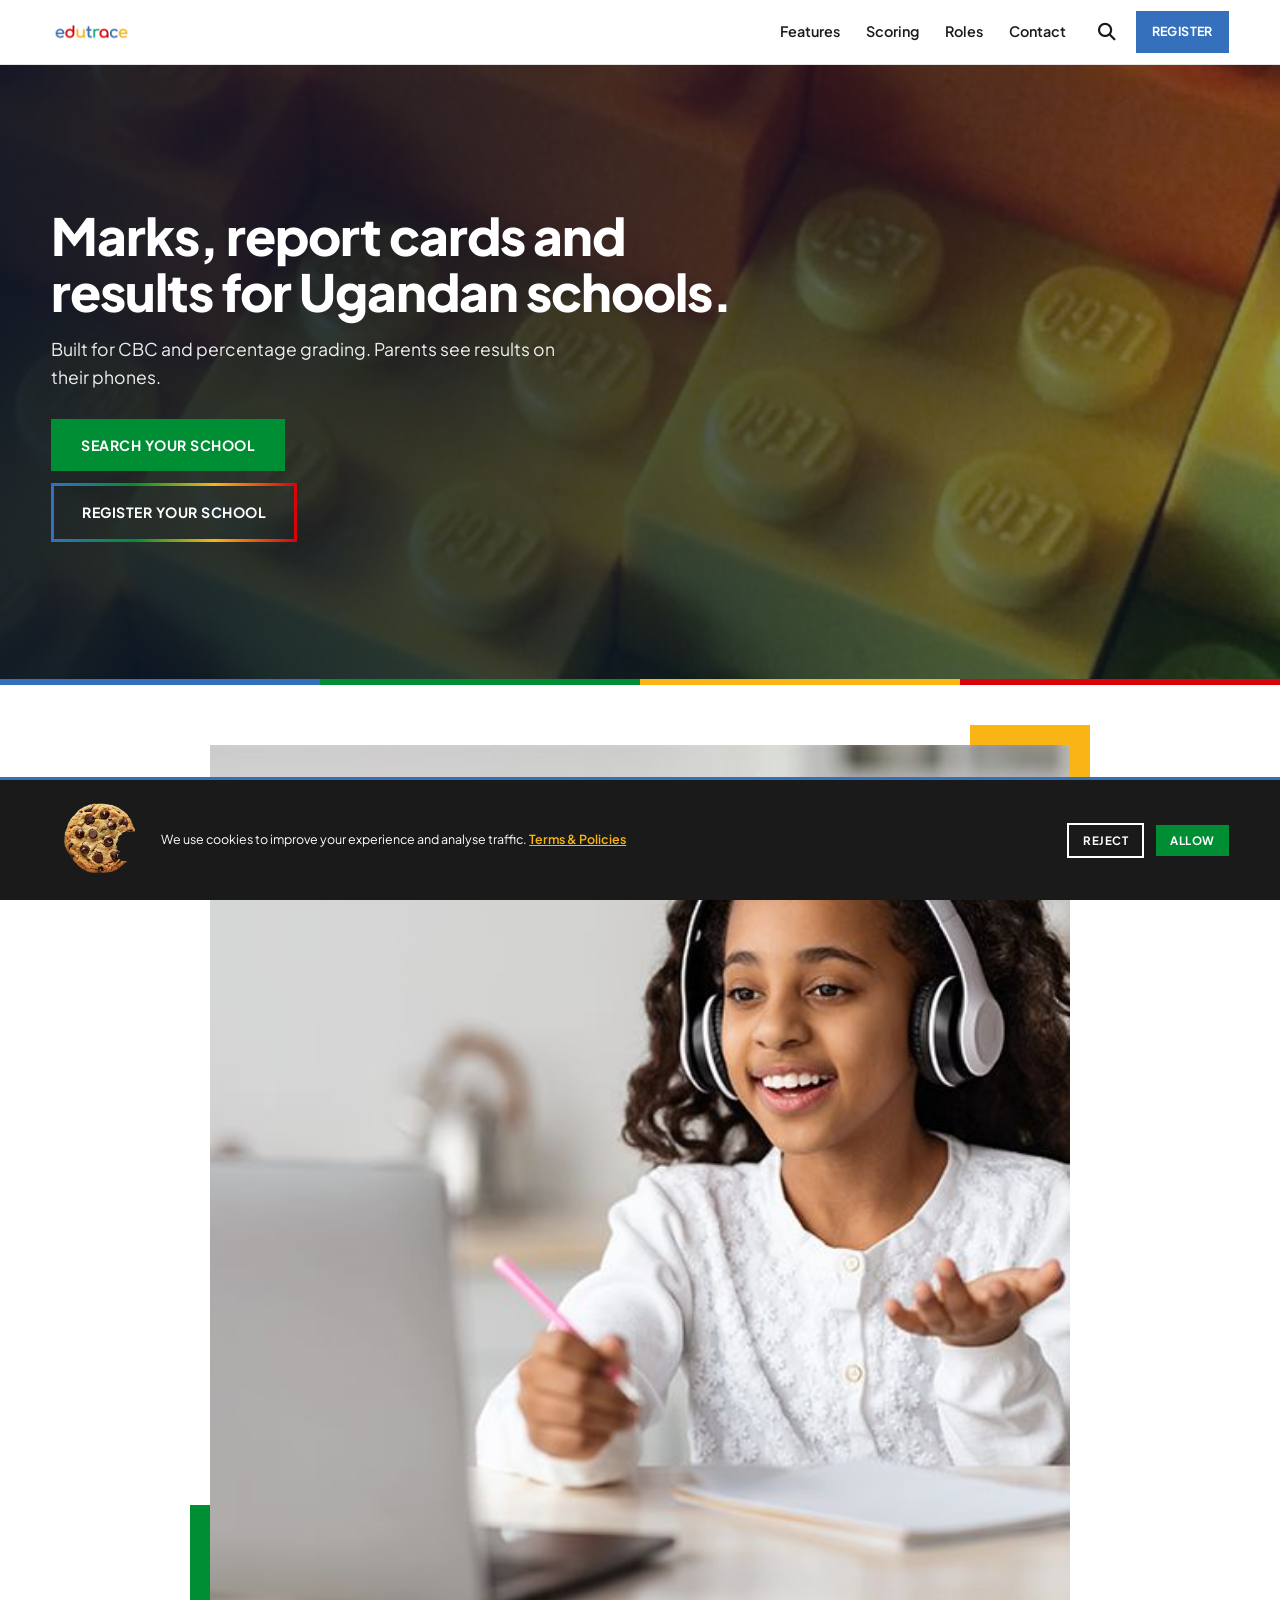
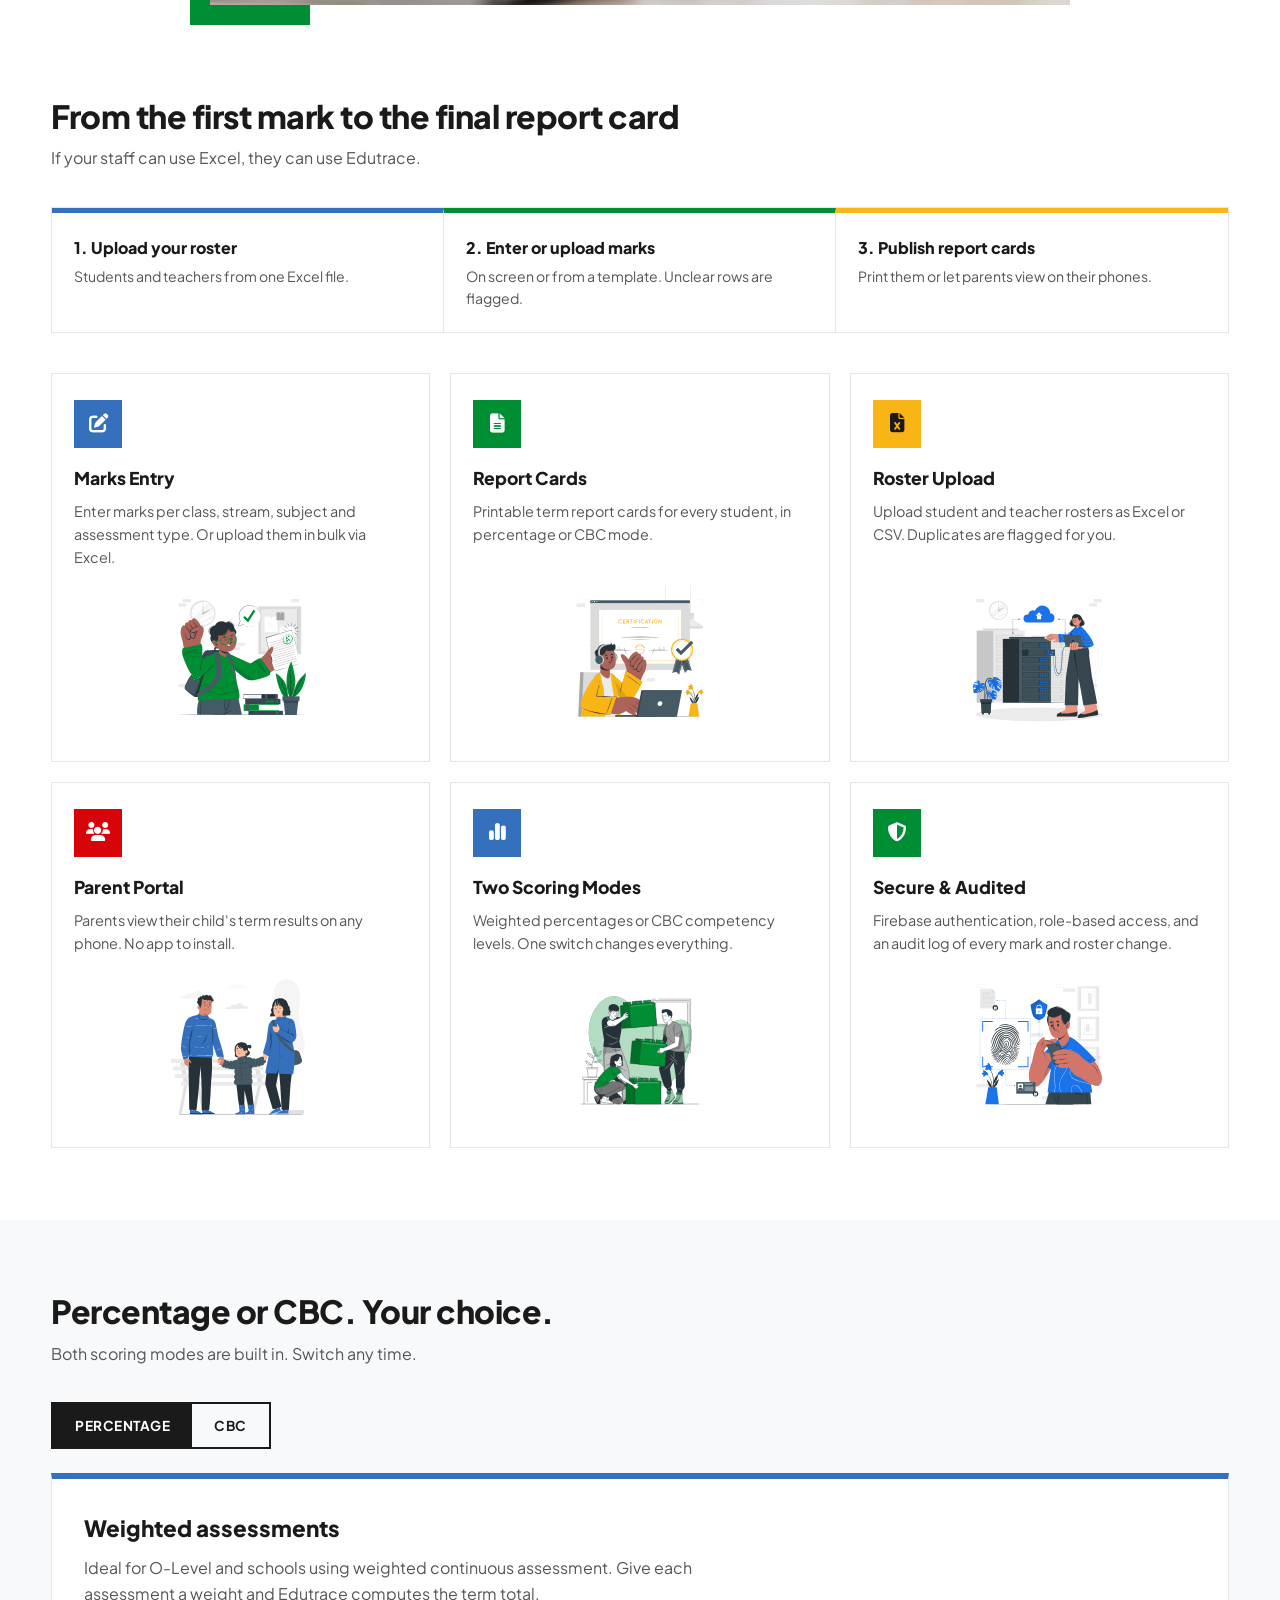
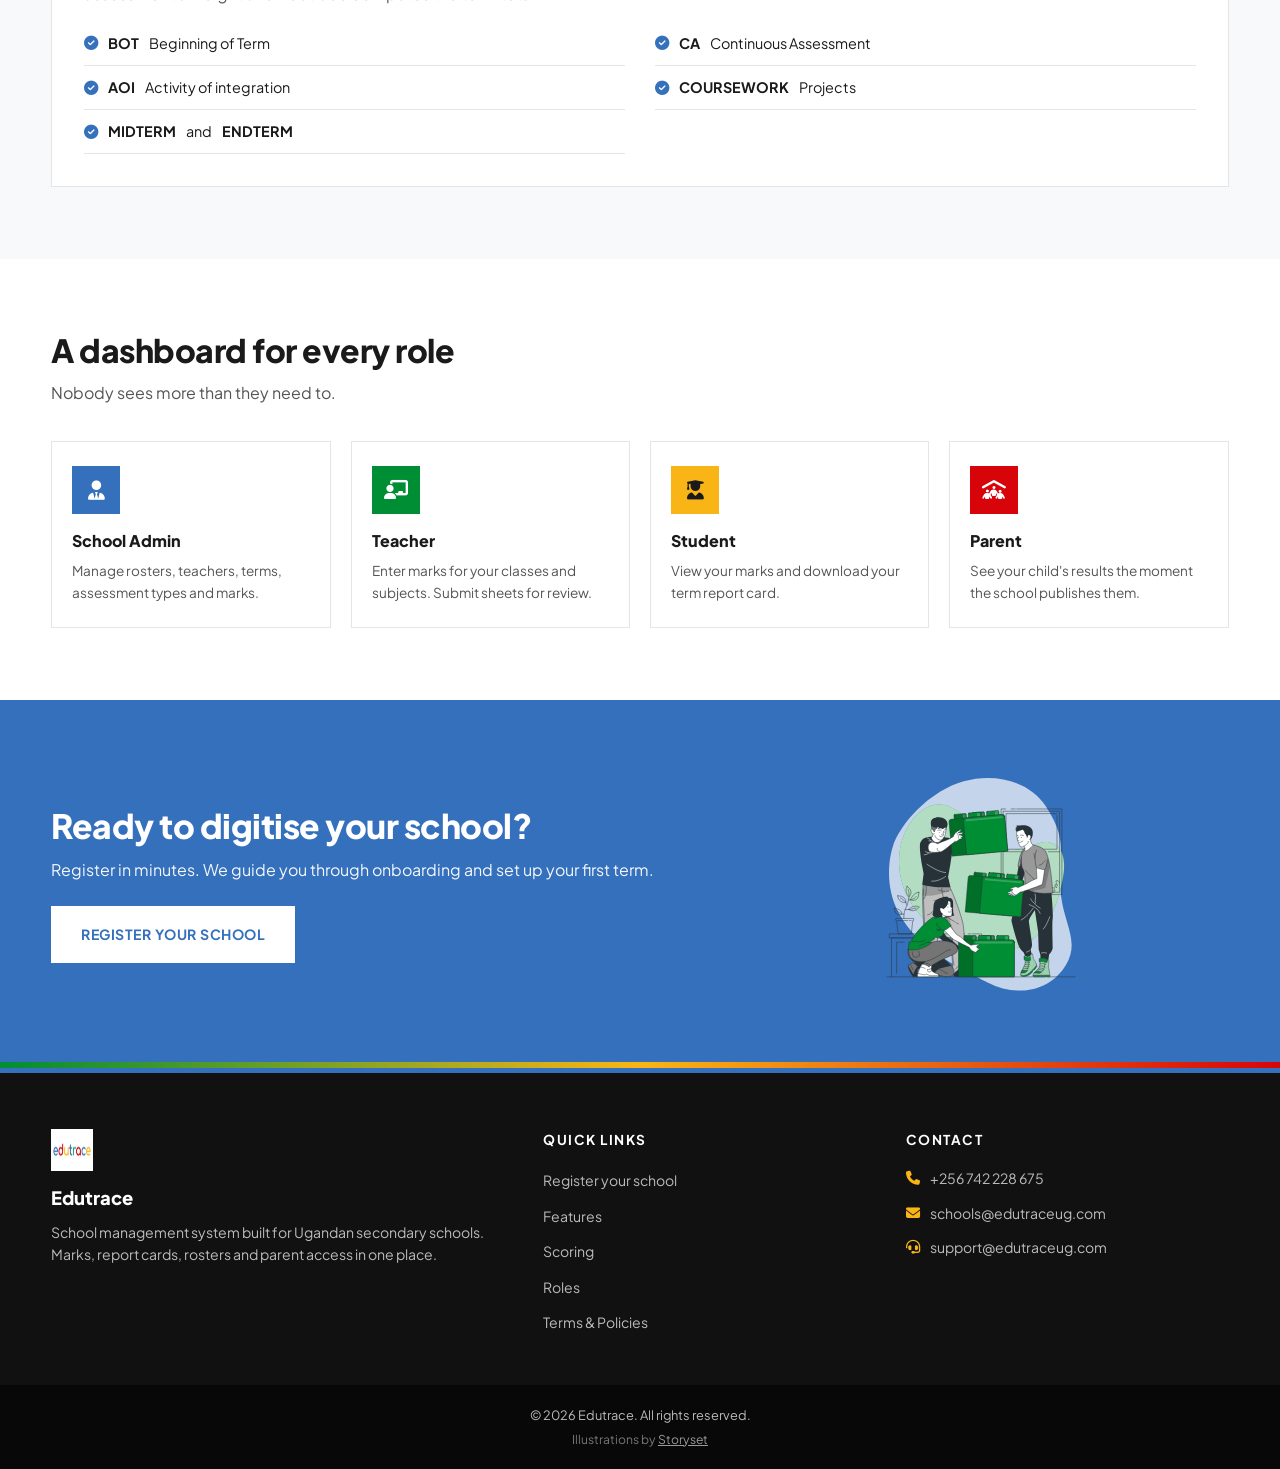
<file: index.html>
<!DOCTYPE html>
<html lang="en-UG">
<head>
<meta charset="UTF-8">
<meta name="viewport" content="width=device-width, initial-scale=1.0">
<meta name="theme-color" content="#3570BC">
<title>Edutrace — School Management System Uganda</title>
<meta name="description" content="Edutrace is a school management system for Ugandan schools. Record marks, generate CBC report cards, manage rosters and publish term results.">
<link rel="canonical" href="https://edutraceug.com/">
<meta property="og:type" content="website">
<meta property="og:site_name" content="Edutrace">
<meta property="og:locale" content="en_GB">
<meta property="og:title" content="Edutrace — School Management System Uganda">
<meta property="og:description" content="Record marks, generate CBC report cards, manage rosters, and publish term results — all from one platform.">
<meta property="og:image" content="https://edutraceug.com/open.png">
<meta property="og:image:alt" content="Edutrace school management system for Uganda">
<meta property="og:image:width" content="1200">
<meta property="og:image:height" content="630">
<meta property="og:url" content="https://edutraceug.com/">
<meta name="twitter:card" content="summary_large_image">
<meta name="twitter:title" content="Edutrace — School Management System Uganda">
<meta name="twitter:description" content="Record marks, generate CBC report cards, manage rosters, and publish term results.">
<meta name="twitter:image" content="https://edutraceug.com/open.png">
<link rel="icon" type="image/jpeg" href="/edutrace-favicon.jpg">
<link rel="apple-touch-icon" href="/edutrace-favicon.jpg">
<link rel="manifest" href="/site.webmanifest">
<link rel="preconnect" href="https://fonts.googleapis.com">
<link rel="preconnect" href="https://fonts.gstatic.com" crossorigin>
<link href="https://fonts.googleapis.com/css2?family=Plus+Jakarta+Sans:wght@400;500;600;700;800&display=swap" rel="stylesheet">
<link rel="stylesheet" href="https://cdnjs.cloudflare.com/ajax/libs/font-awesome/6.4.0/css/all.min.css">
<script type="application/ld+json">
{"@context":"https://schema.org","@type":"SoftwareApplication","name":"Edutrace","url":"https://edutraceug.com/","applicationCategory":"EducationalApplication","operatingSystem":"Web","description":"School management system for Ugandan schools: marks, CBC report cards, rosters and parent access.","areaServed":"UG"}
</script>
<style>
:root{--blue:#3570BC;--green:#008E34;--yellow:#F9B515;--red:#D7040A;--dark:#1A1A1A;--muted:#555;--border:#E5E5E5;--light:#F8F9FA;--font:'Plus Jakarta Sans',Arial,sans-serif;--hh:64px}
*{margin:0;padding:0;box-sizing:border-box;border-radius:0!important}
html{scroll-behavior:smooth;scroll-padding-top:70px}
body{font-family:var(--font);color:var(--dark);line-height:1.6;overflow-x:hidden;-webkit-font-smoothing:antialiased;background:#fff}
img{max-width:100%;height:auto;display:block}
a{text-decoration:none;color:inherit}
ul{list-style:none}
button{font-family:inherit;cursor:pointer;border:none;background:none;color:inherit}
:focus-visible{outline:3px solid var(--yellow);outline-offset:2px}
.container{width:92%;max-width:1200px;margin:0 auto}
.noscript-bar{background:var(--red);color:#fff;padding:12px 16px;text-align:center;font-weight:600;font-size:.9rem}

/* cookie strip */
.cookie{position:fixed;left:0;right:0;bottom:0;background:var(--dark);color:#fff;z-index:9999;display:none;border-top:3px solid var(--blue)}
.cookie.show{display:block}
.cookie-in{width:92%;max-width:1200px;margin:0 auto;display:flex;align-items:center;gap:12px;padding:10px 0}
.cookie-text{flex:1;font-size:.78rem;line-height:1.4;display:flex;align-items:center;gap:10px}
.cookie-img{width:100px;height:auto;object-fit:contain;flex:none}
.cookie-text a{color:var(--yellow);text-decoration:underline;font-weight:600}
.cookie-btn{padding:8px 14px;font-weight:700;font-size:.72rem;text-transform:uppercase;letter-spacing:.5px}
.cookie-btn.allow{background:var(--green);color:#fff}
.cookie-btn.reject{border:2px solid #fff;color:#fff}

/* header */
header{background:#fff;position:sticky;top:0;z-index:1000;border-bottom:1px solid var(--border)}
.navbar{display:flex;align-items:center;gap:8px;height:var(--hh)}
.brand{display:flex;align-items:center;gap:10px;margin-right:auto}
.brand img{height:44px;width:auto;object-fit:contain}
.nav-links{display:flex;align-items:center;gap:26px;margin-right:12px}
.nav-links a{font-weight:600;font-size:.9rem}
.nav-links a:hover{color:var(--blue)}
.nav-links .call{display:none}
.icon-btn{width:42px;height:42px;display:flex;align-items:center;justify-content:center;font-size:1.1rem}
.icon-btn:hover{background:var(--light)}
.nav-cta{background:var(--blue);color:#fff;padding:11px 16px;font-weight:700;font-size:.78rem;text-transform:uppercase;letter-spacing:.4px;white-space:nowrap}
.nav-cta:hover{background:var(--dark)}
.hamburger{display:none}

/* search panel */
.search-panel{display:none;position:absolute;top:100%;left:0;right:0;background:#fff;border-bottom:3px solid var(--blue);box-shadow:0 12px 24px rgba(0,0,0,.12);padding:14px 0 16px}
.search-panel.open{display:block}
.search-wrap{position:relative;max-width:640px;margin:0 auto}
.search-wrap>i{position:absolute;left:14px;top:50%;transform:translateY(-50%);color:var(--muted)}
#schoolInput{width:100%;padding:15px 14px 15px 42px;font:500 1rem var(--font);border:2px solid var(--border);color:var(--dark)}
#schoolInput:focus{outline:none;border-color:var(--blue)}
.results{max-width:640px;margin:8px auto 0;max-height:min(50vh,320px);overflow-y:auto;border:2px solid var(--border);display:none}
.results.show{display:block}
.row{padding:14px;border-bottom:1px solid var(--border);cursor:pointer;font-weight:600;display:flex;justify-content:space-between;align-items:center}
.row:last-child{border-bottom:none}
.row:hover{background:var(--light);color:var(--blue)}
.row i{color:var(--blue);font-size:.8rem}
.empty,.err{padding:16px;font-size:.9rem;text-align:center;color:var(--muted)}
.empty a{color:var(--blue);font-weight:700;text-decoration:underline}
.err{color:var(--red);font-weight:600;background:#fef2f2}
.sk{height:50px;border-bottom:1px solid var(--border);background:linear-gradient(90deg,#eee 25%,#f5f5f5 50%,#eee 75%);background-size:200% 100%;animation:sh 1.4s infinite}
@keyframes sh{0%{background-position:200% 0}100%{background-position:-200% 0}}

/* hero */
.hero{position:relative;color:#fff;background:#12294a url('hero-1.jpg') center/cover no-repeat;min-height:min(72vh,620px);display:flex;align-items:center;padding:70px 0}
.hero::before{content:"";position:absolute;inset:0;background:linear-gradient(90deg,rgba(10,22,40,.92) 0%,rgba(10,22,40,.72) 55%,rgba(10,22,40,.45) 100%)}
.hero::after{content:"";position:absolute;left:0;right:0;bottom:0;height:6px;background:linear-gradient(90deg,var(--blue) 25%,var(--green) 25% 50%,var(--yellow) 50% 75%,var(--red) 75%)}
.hero .container{position:relative;z-index:1}
.hero h1{font-size:3.2rem;font-weight:800;line-height:1.08;letter-spacing:-1px;max-width:700px;margin-bottom:16px}
.hero p{font-size:1.1rem;max-width:520px;margin-bottom:28px;opacity:.92}
.btn{display:inline-flex;align-items:center;justify-content:center;gap:10px;padding:15px 28px;font-weight:700;font-size:.88rem;text-transform:uppercase;letter-spacing:.5px;background:var(--green);color:#fff;border:2px solid var(--green);transition:background .2s}
.btn:hover{background:#fff;color:var(--green)}
.hero-actions{display:flex;flex-direction:column;align-items:flex-start;gap:12px}
.btn.ghost{background:transparent;color:#fff;border:3px solid;border-image:linear-gradient(90deg,var(--blue),var(--green),var(--yellow),var(--red)) 1}
.btn.ghost:hover{background:rgba(255,255,255,.15);color:#fff}

/* hero illustration (colorful framed image) */
.hero-image-wrap {
  position: relative;
  padding: 20px;
  max-width: 900px;
  margin: 40px auto 0;
}
.hero-image-wrap::before {
  content: "";
  position: absolute;
  top: 0;
  right: 0;
  width: 120px;
  height: 120px;
  background: var(--yellow);
  z-index: 0;
}
.hero-image-wrap::after {
  content: "";
  position: absolute;
  bottom: 0;
  left: 0;
  width: 120px;
  height: 120px;
  background: var(--green);
  z-index: 0;
}
.hero-image-wrap img {
  position: relative;
  z-index: 1;
  width: 100%;
}

/* sections */
.block{padding:72px 0}
.alt{background:var(--light)}
.head{margin-bottom:36px;max-width:640px}
.head h2{font-size:2rem;font-weight:800;letter-spacing:-.5px;line-height:1.2;margin-bottom:10px}
.head p{color:var(--muted)}

/* steps */
.steps{display:grid;grid-template-columns:repeat(3,1fr);gap:0;margin-bottom:40px;border:1px solid var(--border);background:#fff}
.step{padding:22px;border-right:1px solid var(--border);border-top:5px solid var(--blue)}
.step:last-child{border-right:none}
.step:nth-child(2){border-top-color:var(--green)}
.step:nth-child(3){border-top-color:var(--yellow)}
.step h3{font-size:1rem;font-weight:800;margin-bottom:4px}
.step p{font-size:.88rem;color:var(--muted)}

/* features */
.grid3{display:grid;grid-template-columns:repeat(3,1fr);gap:20px}
.card{background:#fff;border:1px solid var(--border);padding:26px 22px;display:flex;flex-direction:column}
.ico{width:48px;height:48px;display:flex;align-items:center;justify-content:center;color:#fff;font-size:1.2rem;margin-bottom:16px}
.blue .ico{background:var(--blue)}.green .ico{background:var(--green)}.yellow .ico{background:var(--yellow);color:var(--dark)}.red .ico{background:var(--red)}
.card h3{font-size:1.1rem;font-weight:800;margin-bottom:8px}
.card p{color:var(--muted);font-size:.9rem;margin-bottom:16px;flex:1}
.card img{width:100%;max-height:150px;object-fit:contain;margin-top:auto}

/* tabs */
.tabs{display:flex;border:2px solid var(--dark);width:max-content;max-width:100%;margin-bottom:24px}
.tab{padding:13px 22px;font-weight:700;font-size:.85rem;text-transform:uppercase;letter-spacing:.5px}
.tab[aria-selected="true"]{background:var(--dark);color:#fff}
.panel{display:none;background:#fff;border:1px solid var(--border);padding:32px}
.panel.on{display:block}
.panel.pct{border-top:6px solid var(--blue)}
.panel.cbc{border-top:6px solid var(--green)}
.panel h3{font-size:1.4rem;font-weight:800;margin-bottom:8px}
.panel>p{color:var(--muted);margin-bottom:16px;max-width:640px}
.list{display:grid;grid-template-columns:1fr 1fr;column-gap:30px}
.list li{padding:10px 0;border-bottom:1px solid var(--border);font-size:.9rem;display:flex;gap:10px;align-items:center}
.pct .list i{color:var(--blue)}.cbc .list i{color:var(--green)}

/* roles */
.roles{display:grid;grid-template-columns:repeat(4,1fr);gap:20px}
.role{background:#fff;border:1px solid var(--border);padding:24px 20px}
.role .ico{margin-bottom:14px}
.role h3{font-size:1rem;font-weight:800;margin-bottom:6px}
.role p{font-size:.85rem;color:var(--muted)}

/* cta */
.cta{background:var(--blue);color:#fff;padding:64px 0;position:relative}
.cta::after{content:"";position:absolute;left:0;right:0;bottom:0;height:6px;background:linear-gradient(90deg,var(--green),var(--yellow),var(--red))}
.cta-grid{display:grid;grid-template-columns:1.3fr 1fr;gap:40px;align-items:center}
.cta h2{font-size:2.1rem;font-weight:800;line-height:1.15;margin-bottom:12px;letter-spacing:-.5px}
.cta p{margin-bottom:24px;opacity:.95}
.cta .btn{background:#fff;color:var(--blue);border-color:#fff}
.cta .btn:hover{background:var(--dark);color:#fff;border-color:var(--dark)}
.cta img{max-height:240px;margin:0 auto}

/* footer */
footer{background:#111;color:#bbb;padding-top:56px;border-top:5px solid var(--blue)}
.fgrid{display:grid;grid-template-columns:1.4fr 1fr 1fr;gap:40px;padding-bottom:40px}
.fgrid img{width:42px;height:42px;margin-bottom:12px}
.fgrid h4{color:#fff;font-size:.85rem;font-weight:700;text-transform:uppercase;letter-spacing:1.5px;margin-bottom:16px}
.fgrid .name{color:#fff;font-size:1.15rem;font-weight:800;margin-bottom:8px;text-transform:none;letter-spacing:0}
.fgrid p,.fgrid a{font-size:.88rem}
.fgrid li{margin-bottom:10px}
.fgrid a:hover{color:var(--yellow)}
.fgrid .c{display:flex;gap:10px;margin-bottom:12px;align-items:flex-start}
.fgrid .c i{color:var(--yellow);margin-top:4px}
.fbot{background:#080808;padding:20px 0;text-align:center;font-size:.8rem}
.fbot .credit{color:#777;font-size:.76rem;margin-top:4px}
.fbot .credit a{color:#999;text-decoration:underline}

@media(max-width:900px){
  .nav-links{display:none;position:absolute;top:100%;left:0;right:0;background:#fff;flex-direction:column;align-items:stretch;gap:0;padding:8px 4%;margin:0;border-bottom:3px solid var(--blue);box-shadow:0 12px 24px rgba(0,0,0,.12)}
  .nav-links.open{display:flex}
  .nav-links a{padding:15px 4px;border-bottom:1px solid var(--border)}
  .nav-links a:last-child{border-bottom:none}
  .nav-links .call{display:block;color:var(--green);font-weight:700}
  .hamburger{display:flex}
  .hero{min-height:auto;padding:56px 0 64px}
  .hero h1{font-size:2.1rem}
  .hero p{font-size:1rem}
  .block{padding:52px 0}
  .head h2,.cta h2{font-size:1.55rem}
  .steps{grid-template-columns:1fr}
  .step{border-right:none;border-bottom:1px solid var(--border)}
  .step:last-child{border-bottom:none}
  .grid3{grid-template-columns:1fr}
  .roles{grid-template-columns:1fr 1fr}
  .list{grid-template-columns:1fr}
  .panel{padding:22px}
  .cta-grid{grid-template-columns:1fr;text-align:center}
  .cta img{max-height:180px}
  .fgrid{grid-template-columns:1fr;gap:28px}
}
@media(max-width:520px){
  :root{--hh:58px}
  .brand img{height:38px;width:auto}
  .nav-cta{padding:10px 12px;font-size:.7rem}
  .icon-btn{width:38px}
  .hero .btn{width:100%}
  .hero-actions{align-items:stretch}
  .tabs{width:100%}.tab{flex:1;padding:13px 8px}
  .roles{grid-template-columns:1fr}
  .cookie-in{flex-wrap:wrap}
  .cookie-text{flex-basis:100%}
  .cookie-btn{flex:1}
}
@media(prefers-reduced-motion:reduce){html{scroll-behavior:auto}.sk{animation:none}}
</style>
</head>
<body>

<noscript><div class="noscript-bar">JavaScript is required to use Edutrace. Please enable it in your browser settings.</div></noscript>

<div class="cookie" id="cookie" role="dialog" aria-label="Cookie consent">
  <div class="cookie-in">
    <div class="cookie-text"><img class="cookie-img" src="cookied.png" alt="" width="38" height="38"><span>We use cookies to improve your experience and analyse traffic. <a href="terms-policy.html">Terms &amp; Policies</a></span></div>
    <button class="cookie-btn reject" id="cookieReject" type="button">Reject</button>
    <button class="cookie-btn allow" id="cookieAllow" type="button">Allow</button>
  </div>
</div>

<header>
  <div class="container">
    <nav class="navbar">
      <a href="/" class="brand" aria-label="Edutrace home">
        <img src="/logo.png" alt="Edutrace logo">
      </a>
      <div class="nav-links" id="navLinks">
        <a href="#features">Features</a>
        <a href="#scoring">Scoring</a>
        <a href="#roles">Roles</a>
        <a href="#contact">Contact</a>
        <a href="tel:+256742228675" class="call"><i class="fa-solid fa-phone"></i> Call +256 742 228 675</a>
      </div>
      <button class="icon-btn" id="searchBtn" type="button" aria-label="Find your school" aria-expanded="false"><i class="fa-solid fa-magnifying-glass"></i></button>
      <a href="register.html" class="nav-cta">Register</a>
      <button class="icon-btn hamburger" id="hamburger" type="button" aria-label="Menu" aria-expanded="false"><i class="fa-solid fa-bars"></i></button>
    </nav>
  </div>
  <div class="search-panel" id="searchPanel">
    <div class="container">
      <div class="search-wrap">
        <i class="fa-solid fa-school"></i>
        <input type="text" id="schoolInput" placeholder="Find your school" autocomplete="off" spellcheck="false" aria-label="Find your school">
      </div>
      <div class="results" id="results" role="listbox"></div>
    </div>
  </div>
</header>

<main>
  <section class="hero">
    <div class="container">
      <h1>Marks, report cards and results for Ugandan schools.</h1>
      <p>Built for CBC and percentage grading. Parents see results on their phones.</p>
      <div class="hero-actions">
        <button type="button" class="btn" id="heroSearch">Search your school</button>
        <a href="register.html" class="btn ghost">Register your school</a>
      </div>
    </div>
  </section>

  <div class="container">
    <div class="hero-image-wrap">
      <img src="online-learning.jpg" alt="Student learning with Edutrace">
    </div>
  </div>

  <section class="block" id="features">
    <div class="container">
      <div class="head">
        <h2>From the first mark to the final report card</h2>
        <p>If your staff can use Excel, they can use Edutrace.</p>
      </div>

      <div class="steps">
        <div class="step"><h3>1. Upload your roster</h3><p>Students and teachers from one Excel file.</p></div>
        <div class="step"><h3>2. Enter or upload marks</h3><p>On screen or from a template. Unclear rows are flagged.</p></div>
        <div class="step"><h3>3. Publish report cards</h3><p>Print them or let parents view on their phones.</p></div>
      </div>

      <div class="grid3">
        <div class="card blue">
          <div class="ico"><i class="fa-solid fa-pen-to-square"></i></div>
          <h3>Marks Entry</h3>
          <p>Enter marks per class, stream, subject and assessment type. Or upload them in bulk via Excel.</p>
          <img src="Grades.svg" alt="Grades illustration" loading="lazy">
        </div>
        <div class="card green">
          <div class="ico"><i class="fa-solid fa-file-lines"></i></div>
          <h3>Report Cards</h3>
          <p>Printable term report cards for every student, in percentage or CBC mode.</p>
          <img src="Certification.svg" alt="Report card illustration" loading="lazy">
        </div>
        <div class="card yellow">
          <div class="ico"><i class="fa-solid fa-file-excel"></i></div>
          <h3>Roster Upload</h3>
          <p>Upload student and teacher rosters as Excel or CSV. Duplicates are flagged for you.</p>
          <img src="upload.svg" alt="Excel analysis illustration" loading="lazy">
        </div>
        <div class="card red">
          <div class="ico"><i class="fa-solid fa-users"></i></div>
          <h3>Parent Portal</h3>
          <p>Parents view their child's term results on any phone. No app to install.</p>
          <img src="Parents.svg" alt="Parents illustration" loading="lazy">
        </div>
        <div class="card blue">
          <div class="ico"><i class="fa-solid fa-chart-simple"></i></div>
          <h3>Two Scoring Modes</h3>
          <p>Weighted percentages or CBC competency levels. One switch changes everything.</p>
          <img src="Team-work.svg" alt="Teamwork illustration" loading="lazy">
        </div>
        <div class="card green">
          <div class="ico"><i class="fa-solid fa-shield-halved"></i></div>
          <h3>Secure &amp; Audited</h3>
          <p>Firebase authentication, role-based access, and an audit log of every mark and roster change.</p>
          <img src="security.svg" alt="Certification illustration" loading="lazy">
        </div>
      </div>
    </div>
  </section>

  <section class="block alt" id="scoring">
    <div class="container">
      <div class="head">
        <h2>Percentage or CBC. Your choice.</h2>
        <p>Both scoring modes are built in. Switch any time.</p>
      </div>
      <div class="tabs" role="tablist">
        <button class="tab" role="tab" id="t1" aria-selected="true" aria-controls="p1" type="button">Percentage</button>
        <button class="tab" role="tab" id="t2" aria-selected="false" aria-controls="p2" type="button">CBC</button>
      </div>
      <div class="panel pct on" id="p1" role="tabpanel" aria-labelledby="t1">
        <h3>Weighted assessments</h3>
        <p>Ideal for O-Level and schools using weighted continuous assessment. Give each assessment a weight and Edutrace computes the term total.</p>
        <ul class="list">
          <li><i class="fa-solid fa-circle-check"></i> <strong>BOT</strong> Beginning of Term</li>
          <li><i class="fa-solid fa-circle-check"></i> <strong>CA</strong> Continuous Assessment</li>
          <li><i class="fa-solid fa-circle-check"></i> <strong>AOI</strong> Activity of integration</li>
          <li><i class="fa-solid fa-circle-check"></i> <strong>COURSEWORK</strong> Projects</li>
          <li><i class="fa-solid fa-circle-check"></i> <strong>MIDTERM</strong> and <strong>ENDTERM</strong></li>
        </ul>
      </div>
      <div class="panel cbc" id="p2" role="tabpanel" aria-labelledby="t2">
        <h3>Competency-based levels</h3>
        <p>Matches the NCDC competency-based curriculum. No percentages or averages, just clear levels for what each learner has achieved.</p>
        <ul class="list">
          <li><i class="fa-solid fa-circle-check"></i> <strong>Level 1</strong> Beginning</li>
          <li><i class="fa-solid fa-circle-check"></i> <strong>Level 2</strong> Developing</li>
          <li><i class="fa-solid fa-check-double"></i> <strong>Level 3</strong> Achieved</li>
          <li><i class="fa-solid fa-circle-check"></i> Levels roll up per subject</li>
          <li><i class="fa-solid fa-circle-check"></i> Custom levels supported</li>
        </ul>
      </div>
    </div>
  </section>

  <section class="block" id="roles">
    <div class="container">
      <div class="head">
        <h2>A dashboard for every role</h2>
        <p>Nobody sees more than they need to.</p>
      </div>
      <div class="roles">
        <div class="role blue"><div class="ico"><i class="fa-solid fa-user-tie"></i></div><h3>School Admin</h3><p>Manage rosters, teachers, terms, assessment types and marks.</p></div>
        <div class="role green"><div class="ico"><i class="fa-solid fa-chalkboard-user"></i></div><h3>Teacher</h3><p>Enter marks for your classes and subjects. Submit sheets for review.</p></div>
        <div class="role yellow"><div class="ico"><i class="fa-solid fa-user-graduate"></i></div><h3>Student</h3><p>View your marks and download your term report card.</p></div>
        <div class="role red"><div class="ico"><i class="fa-solid fa-people-roof"></i></div><h3>Parent</h3><p>See your child's results the moment the school publishes them.</p></div>
      </div>
    </div>
  </section>

  <section class="cta">
    <div class="container">
      <div class="cta-grid">
        <div>
          <h2>Ready to digitise your school?</h2>
          <p>Register in minutes. We guide you through onboarding and set up your first term.</p>
          <a href="register.html" class="btn">Register your school</a>
        </div>
        <div><img src="Team-work.svg" alt="Teamwork illustration" loading="lazy"></div>
      </div>
    </div>
  </section>
</main>

<footer id="contact">
  <div class="container">
    <div class="fgrid">
      <div>
        <img src="/logo.png" alt="Edutrace logo">
        <h4 class="name">Edutrace</h4>
        <p>School management system built for Ugandan secondary schools. Marks, report cards, rosters and parent access in one place.</p>
      </div>
      <div>
        <h4>Quick Links</h4>
        <ul>
          <li><a href="register.html">Register your school</a></li>
          <li><a href="#features">Features</a></li>
          <li><a href="#scoring">Scoring</a></li>
          <li><a href="#roles">Roles</a></li>
          <li><a href="terms-policy.html">Terms &amp; Policies</a></li>
        </ul>
      </div>
      <div>
        <h4>Contact</h4>
        <a class="c" href="tel:+256742228675"><i class="fa-solid fa-phone"></i> +256 742 228 675</a>
        <a class="c" href="mailto:schools@edutraceug.com"><i class="fa-solid fa-envelope"></i> schools@edutraceug.com</a>
        <a class="c" href="mailto:support@edutraceug.com"><i class="fa-solid fa-headset"></i> support@edutraceug.com</a>
      </div>
    </div>
  </div>
  <div class="fbot">
    <div class="container">
      <p>&copy; <span id="year"></span> Edutrace. All rights reserved.</p>
      <p class="credit">Illustrations by <a href="https://storyset.com" target="_blank" rel="noopener">Storyset</a></p>
    </div>
  </div>
</footer>

<script>
document.getElementById('year').textContent=new Date().getFullYear();

/* menu + search toggles */
(function(){
  var nav=document.getElementById('navLinks'),ham=document.getElementById('hamburger');
  var sBtn=document.getElementById('searchBtn'),sPanel=document.getElementById('searchPanel');
  var input=document.getElementById('schoolInput'),results=document.getElementById('results');
  function closeNav(){nav.classList.remove('open');ham.setAttribute('aria-expanded','false')}
  function closeSearch(){sPanel.classList.remove('open');sBtn.setAttribute('aria-expanded','false');results.classList.remove('show')}
  ham.addEventListener('click',function(){var o=nav.classList.toggle('open');ham.setAttribute('aria-expanded',o);closeSearch()});
  nav.querySelectorAll('a').forEach(function(a){a.addEventListener('click',closeNav)});
  sBtn.addEventListener('click',function(){
    var o=sPanel.classList.toggle('open');sBtn.setAttribute('aria-expanded',o);closeNav();
    if(o){input.focus();fetchSchools(input.value.trim())}else results.classList.remove('show');
  });
  document.addEventListener('click',function(e){if(!e.target.closest('header')){closeNav();closeSearch()}});
  document.addEventListener('keydown',function(e){if(e.key==='Escape'){closeNav();closeSearch()}});

  /* school search */
  var API='https://edutraceug-school-profile-worker.anubisdigital114-9df.workers.dev/schools';
  var timer=null,last=null;
  function esc(s){return String(s).replace(/[&<>"']/g,function(c){return({'&':'&amp;','<':'&lt;','>':'&gt;','"':'&quot;',"'":'&#39;'})[c]})}
  function show(html){results.innerHTML=html;results.classList.add('show')}
  function fetchSchools(q){
    if(q===last)return;last=q;
    show('<div class="sk"></div><div class="sk"></div><div class="sk"></div>');
    var url=API+'?limit=20'+(q?'&q='+encodeURIComponent(q):'');
    fetch(url,{headers:{'Accept':'application/json'}})
      .then(function(r){if(!r.ok)throw new Error(r.status);return r.json()})
      .then(function(d){
        if(last!==q)return;
        var list=Array.isArray(d.schools)?d.schools:[];
        if(!list.length){show('<div class="empty">No schools match &ldquo;'+esc(q)+'&rdquo;.<br><a href="register.html">Register your school</a></div>');return}
        show(list.map(function(s){
          return '<div class="row" role="option" data-url="https://'+esc(encodeURIComponent(s.slug))+'.edutraceug.com/"><span>'+esc(s.name)+'</span><i class="fa-solid fa-arrow-right"></i></div>';
        }).join(''));
      })
      .catch(function(){if(last!==q)return;last=null;show('<div class="err">Could not load schools. Check your connection and try again.</div>')});
  }
  results.addEventListener('click',function(e){var r=e.target.closest('.row');if(r)location.href=r.getAttribute('data-url')});
  input.addEventListener('input',function(){clearTimeout(timer);var q=input.value.trim();timer=setTimeout(function(){fetchSchools(q)},250)});
})();

/* tabs */
(function(){
  var tabs=document.querySelectorAll('.tab');
  tabs.forEach(function(t){
    t.addEventListener('click',function(){
      tabs.forEach(function(x){
        var on=x===t;x.setAttribute('aria-selected',on);
        document.getElementById(x.getAttribute('aria-controls')).classList.toggle('on',on);
      });
    });
  });
})();

/* cookie consent */
(function(){
  var KEY='edutrace_cookie_consent_v1',b=document.getElementById('cookie'),v=null;
  try{v=localStorage.getItem(KEY)}catch(e){}
  if(!v)b.classList.add('show');
  function set(x){
    try{localStorage.setItem(KEY,x)}catch(e){}
    b.classList.remove('show');
    if(x==='allow'&&typeof window.__edutraceAnalytics==='function')window.__edutraceAnalytics();
  }
  document.getElementById('cookieAllow').addEventListener('click',function(){set('allow')});
  document.getElementById('cookieReject').addEventListener('click',function(){set('reject')});
})();

/* hero search button opens the header search */
document.getElementById('heroSearch').addEventListener('click',function(e){
  e.stopPropagation();
  if(document.getElementById('searchPanel').classList.contains('open')){document.getElementById('schoolInput').focus()}
  else{document.getElementById('searchBtn').click()}
});
</script>
</body>
</html>
</file>
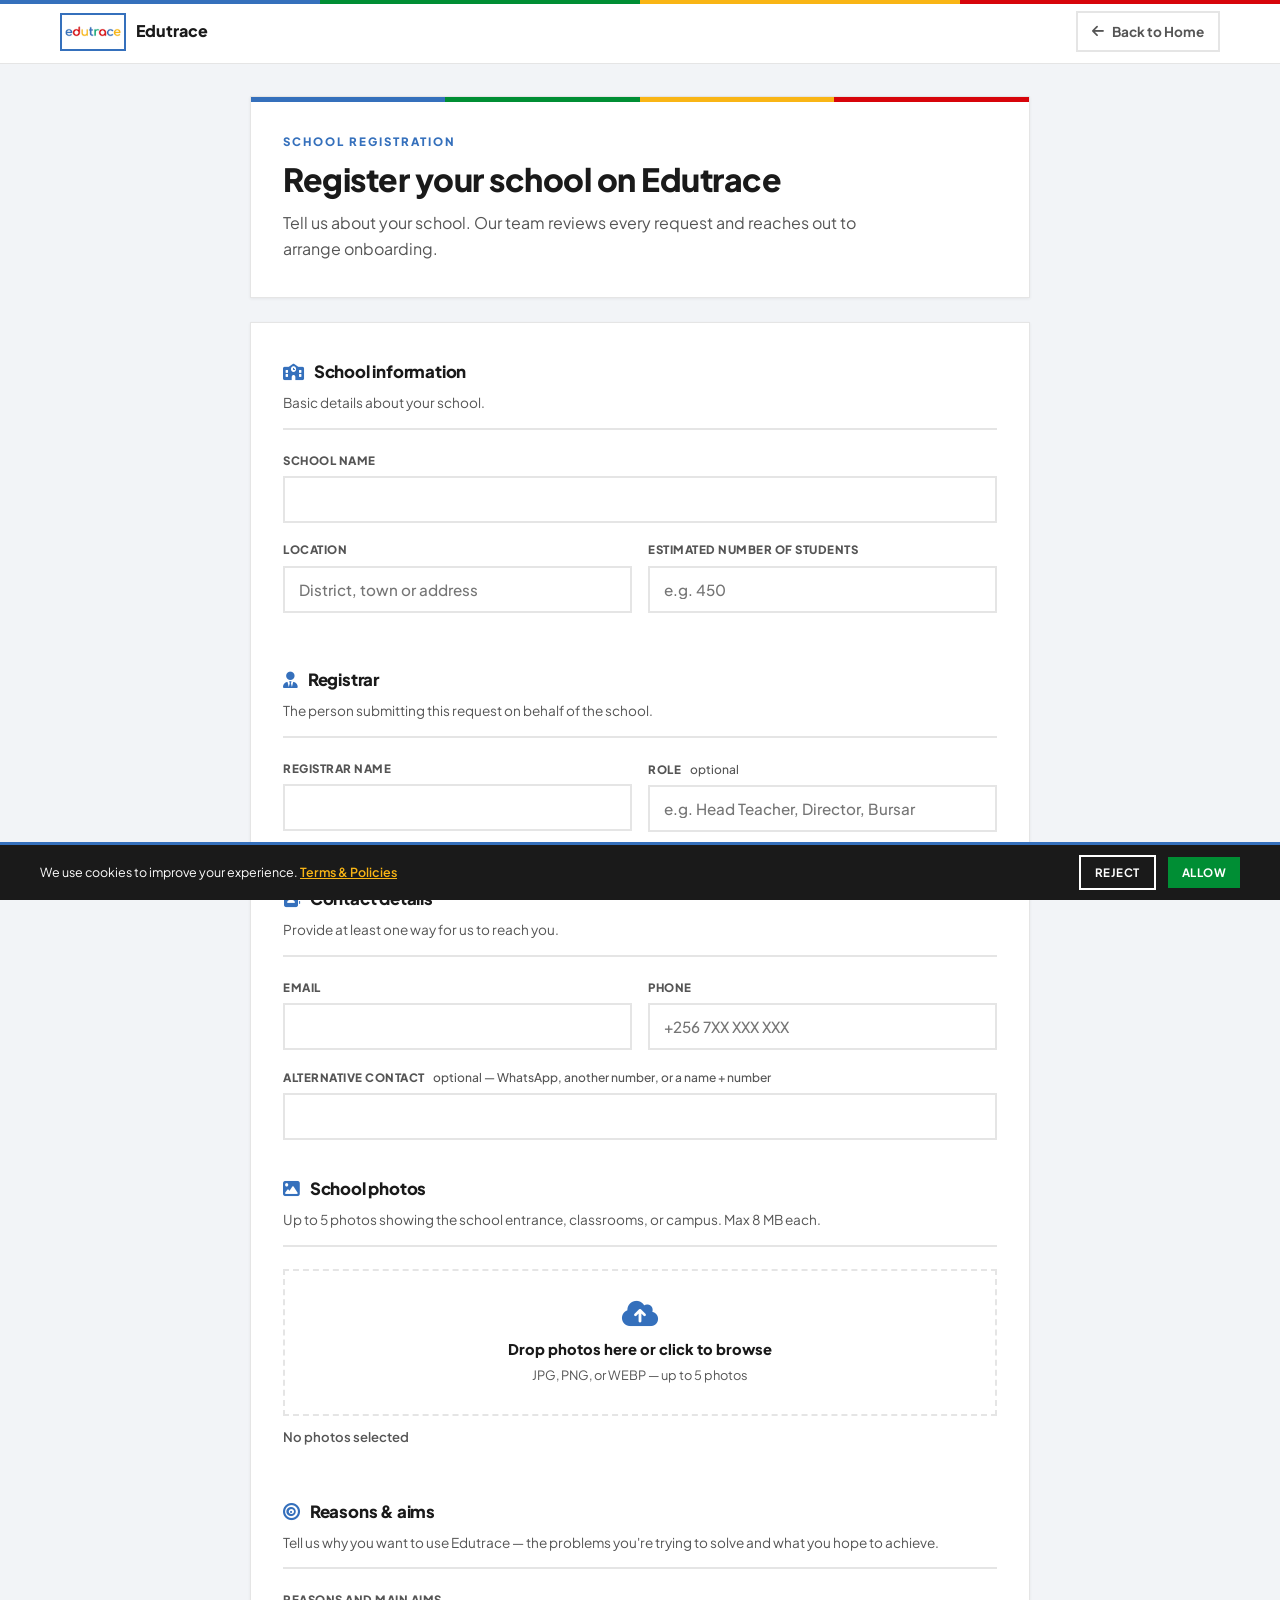
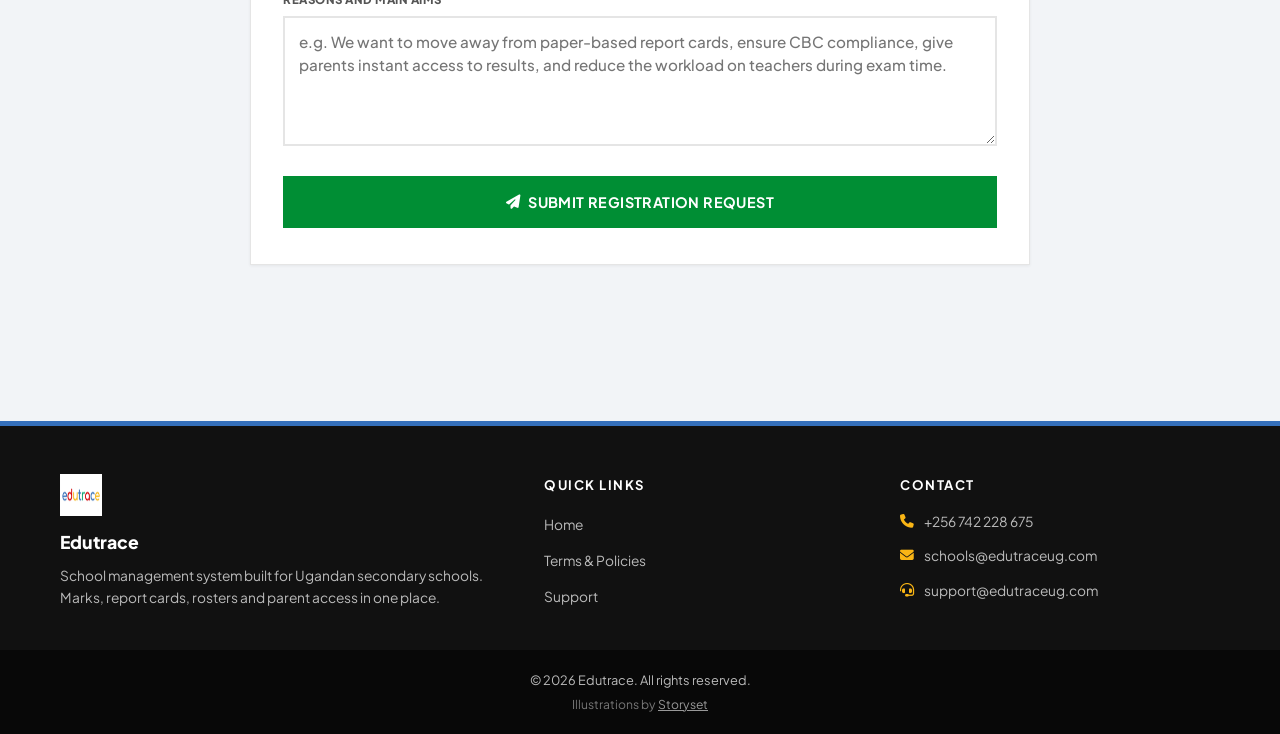
<file: register.html>
<!DOCTYPE html>
<html lang="en-UG">
<head>
<meta charset="UTF-8">
<meta name="viewport" content="width=device-width, initial-scale=1.0">
<meta name="theme-color" content="#3570BC">
<title>Register Your School | Edutrace</title>
<meta name="description" content="Register your school on Edutrace. Send us your details and our team will reach out.">
<meta name="robots" content="index, follow">

<link rel="icon" type="image/jpeg" href="/edutrace-favicon.jpg">
<link rel="apple-touch-icon" href="/edutrace-favicon.jpg">

<link rel="preconnect" href="https://fonts.googleapis.com">
<link rel="preconnect" href="https://fonts.gstatic.com" crossorigin>
<link href="https://fonts.googleapis.com/css2?family=Plus+Jakarta+Sans:wght@400;500;600;700;800&display=swap" rel="stylesheet">
<link rel="stylesheet" href="https://cdnjs.cloudflare.com/ajax/libs/font-awesome/6.4.0/css/all.min.css">

<style>
:root{
  --blue:#3570BC;--blue-dark:#2A5A96;--blue-light:#EBF1FB;
  --green:#008E34;--yellow:#F9B515;--red:#D7040A;
  --dark:#1A1A1A;--muted:#555;--border:#E5E5E5;--light:#F8F9FA;--white:#fff;
  --bg:#F2F4F7;
  --font:'Plus Jakarta Sans',Arial,sans-serif;
  --header-h:64px;
  --shadow:0 1px 3px rgba(0,0,0,.06);--shadow-lg:0 8px 24px rgba(0,0,0,.1);
}
*{margin:0;padding:0;box-sizing:border-box;border-radius:0!important}
html{scroll-behavior:smooth;scroll-padding-top:90px}
body{font-family:var(--font);color:var(--dark);line-height:1.6;background:var(--bg);-webkit-font-smoothing:antialiased;min-height:100vh}
img{max-width:100%;height:auto;display:block}
a{text-decoration:none;color:inherit}
ul{list-style:none}
button{font-family:inherit;cursor:pointer;border:none;background:none;color:inherit}
input,select,textarea{font-family:inherit;font-size:1rem;color:inherit}
:focus-visible{outline:3px solid var(--yellow);outline-offset:2px}
::-webkit-scrollbar{width:8px;height:8px}
::-webkit-scrollbar-thumb{background:#ccc}

.noscript-bar{background:var(--red);color:#fff;padding:12px 16px;text-align:center;font-weight:600;font-size:.9rem}

.cookie{position:fixed;left:0;right:0;bottom:0;background:var(--dark);color:#fff;z-index:9999;display:none;border-top:3px solid var(--blue)}
.cookie.show{display:block}
.cookie-in{width:96%;max-width:1200px;margin:0 auto;display:flex;align-items:center;gap:12px;padding:10px 0;flex-wrap:wrap}
.cookie-text{flex:1;font-size:.78rem;min-width:200px}
.cookie-text a{color:var(--yellow);text-decoration:underline;font-weight:600}
.cookie-btn{padding:8px 14px;font-weight:700;font-size:.72rem;text-transform:uppercase;letter-spacing:.5px}
.cookie-btn.allow{background:var(--green);color:#fff}
.cookie-btn.reject{border:2px solid #fff;color:#fff}

.header{position:fixed;top:0;left:0;right:0;height:var(--header-h);background:#fff;border-bottom:1px solid var(--border);z-index:100;display:flex;align-items:center}
.header::before{content:"";position:absolute;top:0;left:0;right:0;height:4px;background:linear-gradient(90deg,var(--blue) 25%,var(--green) 25% 50%,var(--yellow) 50% 75%,var(--red) 75%)}
.header-inner{display:flex;align-items:center;gap:14px;width:100%;padding:0 20px;max-width:1200px;margin:0 auto}
.h-brand{display:flex;align-items:center;gap:10px;flex-shrink:0}
.h-brand img{height:38px;width:auto;border:2px solid var(--blue);background:#fff;object-fit:contain}
.h-brand .h-name{font-weight:800;font-size:1rem;line-height:1.15}
.h-spacer{flex:1}
.h-back{font-size:.85rem;font-weight:700;color:var(--muted);display:inline-flex;align-items:center;gap:8px;padding:8px 14px;border:2px solid var(--border)}
.h-back:hover{border-color:var(--blue);color:var(--blue)}

.layout{padding-top:var(--header-h);min-height:100vh;padding-bottom:60px}
.main{max-width:820px;margin:0 auto;padding:32px 20px}

.hero{background:#fff;border:1px solid var(--border);box-shadow:var(--shadow);padding:36px 32px;position:relative;overflow:hidden;margin-bottom:24px}
.hero::before{content:"";position:absolute;top:0;left:0;right:0;height:5px;background:linear-gradient(90deg,var(--blue) 25%,var(--green) 25% 50%,var(--yellow) 50% 75%,var(--red) 75%)}
.hero .label{font-size:.72rem;font-weight:800;text-transform:uppercase;letter-spacing:2px;color:var(--blue);margin-bottom:10px;display:block}
.hero h1{font-size:2rem;font-weight:800;letter-spacing:-.5px;line-height:1.15;margin-bottom:12px}
.hero p{color:var(--muted);font-size:1rem;max-width:620px}

.form-card{background:#fff;border:1px solid var(--border);box-shadow:var(--shadow);padding:36px 32px;margin-bottom:24px}
.section-head{margin:0 0 22px;padding-bottom:14px;border-bottom:2px solid var(--border)}
.section-head:not(:first-child){margin-top:36px}
.section-head h2{font-size:1.05rem;font-weight:800;display:flex;align-items:center;gap:10px;letter-spacing:-.2px}
.section-head h2 i{color:var(--blue)}
.section-head p{font-size:.85rem;color:var(--muted);margin-top:6px}

.field{margin-bottom:18px}
.field label{display:block;font-size:.72rem;font-weight:800;text-transform:uppercase;letter-spacing:.5px;color:var(--muted);margin-bottom:6px}
.field label .hint{text-transform:none;letter-spacing:0;font-weight:500;color:var(--muted);font-size:.75rem;margin-left:6px}
.field input[type="text"],.field input[type="email"],.field input[type="tel"],.field input[type="number"],.field select,.field textarea{width:100%;padding:12px 14px;border:2px solid var(--border);background:#fff;font-size:.95rem;font-weight:500;transition:border-color .15s}
.field input:focus,.field select:focus,.field textarea:focus{outline:none;border-color:var(--blue)}
.field textarea{resize:vertical;min-height:130px;line-height:1.55}
.field.has-error input,.field.has-error select,.field.has-error textarea{border-color:var(--red)}
.field .err{display:none;color:var(--red);font-size:.78rem;font-weight:600;margin-top:5px}
.field.has-error .err{display:block}
.grid2{display:grid;grid-template-columns:1fr 1fr;gap:16px}

.dropzone{border:2px dashed var(--border);padding:28px 20px;text-align:center;cursor:pointer;transition:all .15s;background:#fff}
.dropzone:hover,.dropzone.dragover{border-color:var(--blue);background:var(--blue-light)}
.dropzone i.big{font-size:1.8rem;color:var(--blue);margin-bottom:10px;display:block}
.dropzone h4{font-size:.92rem;font-weight:800;margin-bottom:4px}
.dropzone p{font-size:.8rem;color:var(--muted)}
.dropzone input{display:none}

.photo-grid{display:grid;grid-template-columns:repeat(auto-fill,minmax(140px,1fr));gap:12px;margin-top:16px}
.photo-item{position:relative;border:1px solid var(--border);background:#fff;overflow:hidden}
.photo-item img{width:100%;height:110px;object-fit:cover;display:block}
.photo-item .photo-actions{padding:6px;display:flex;justify-content:flex-end;background:var(--light);border-top:1px solid var(--border)}
.photo-item .btn-sm{padding:4px 8px;font-size:.7rem}
.photo-count{font-size:.82rem;color:var(--muted);font-weight:600;margin-top:10px}

.btn{display:inline-flex;align-items:center;justify-content:center;gap:8px;padding:11px 18px;font-weight:700;font-size:.82rem;text-transform:uppercase;letter-spacing:.4px;border:2px solid transparent;transition:all .15s;white-space:nowrap}
.btn:disabled{opacity:.55;cursor:not-allowed}
.btn-primary{background:var(--blue);color:#fff;border-color:var(--blue)}
.btn-primary:hover:not(:disabled){background:var(--blue-dark);border-color:var(--blue-dark)}
.btn-green{background:var(--green);color:#fff;border-color:var(--green)}
.btn-green:hover:not(:disabled){background:#007029}
.btn-outline{background:#fff;color:var(--dark);border-color:var(--border)}
.btn-outline:hover:not(:disabled){border-color:var(--blue);color:var(--blue)}
.btn-red{background:var(--red);color:#fff;border-color:var(--red)}
.btn-red:hover:not(:disabled){background:#a00308}
.btn-lg{padding:15px 28px;font-size:.9rem}
.btn-block{width:100%}
.btn .spinner{display:none;width:14px;height:14px;border:2px solid rgba(255,255,255,.4);border-top-color:#fff;animation:spin .7s linear infinite}
.btn.loading .spinner{display:inline-block}
.btn.loading .btn-label{opacity:.7}
@keyframes spin{to{transform:rotate(360deg)}}

.submit-row{display:flex;gap:12px;flex-wrap:wrap;margin-top:24px}
.submit-row .btn{flex:1;min-width:200px}

.success-wrap{background:#fff;border:1px solid var(--border);box-shadow:var(--shadow);padding:48px 32px;text-align:center}
.success-wrap .check-icon{width:80px;height:80px;background:var(--green);color:#fff;display:flex;align-items:center;justify-content:center;font-size:2.2rem;margin:0 auto 22px}
.success-wrap h2{font-size:1.5rem;font-weight:800;margin-bottom:10px;letter-spacing:-.3px}
.success-wrap p{color:var(--muted);font-size:.95rem;margin-bottom:12px;max-width:520px;margin-left:auto;margin-right:auto}
.success-wrap .req-id{display:inline-block;background:var(--light);border:1px solid var(--border);padding:10px 16px;font-family:monospace;font-size:.9rem;font-weight:700;color:var(--blue);margin:14px 0}
.success-wrap .actions{display:flex;gap:12px;justify-content:center;flex-wrap:wrap;margin-top:24px}

.alert{padding:12px 16px;font-size:.88rem;font-weight:600;margin-bottom:20px;display:none;align-items:flex-start;gap:10px;border-left:4px solid}
.alert.show{display:flex}
.alert.err{background:#fef2f2;color:var(--red);border-left-color:var(--red)}
.alert i{flex-shrink:0;margin-top:2px}

footer{background:#111;color:#bbb;padding-top:48px;border-top:5px solid var(--blue);margin-top:40px}
.fgrid{max-width:1200px;margin:0 auto;padding:0 20px 32px;display:grid;grid-template-columns:1.4fr 1fr 1fr;gap:36px}
.fgrid img{width:42px;height:42px;margin-bottom:12px}
.fgrid h4{color:#fff;font-size:.82rem;font-weight:700;text-transform:uppercase;letter-spacing:1.5px;margin-bottom:16px}
.fgrid .name{color:#fff;font-size:1.1rem;font-weight:800;margin-bottom:8px;text-transform:none;letter-spacing:0}
.fgrid p,.fgrid a{font-size:.86rem}
.fgrid li{margin-bottom:10px}
.fgrid a:hover{color:var(--yellow)}
.fgrid .c{display:flex;gap:10px;margin-bottom:12px;align-items:flex-start;font-size:.86rem}
.fgrid .c i{color:var(--yellow);margin-top:4px}
.fbot{background:#080808;padding:20px 0;text-align:center;font-size:.8rem}
.fbot .credit{color:#777;font-size:.76rem;margin-top:4px}
.fbot .credit a{color:#999;text-decoration:underline}

@media(max-width:720px){
  .main{padding:20px 16px}
  .hero{padding:26px 22px}
  .hero h1{font-size:1.5rem}
  .form-card{padding:24px 20px}
  .grid2{grid-template-columns:1fr}
  .fgrid{grid-template-columns:1fr;gap:28px}
  .h-back span{display:none}
}
@media(prefers-reduced-motion:reduce){*{animation:none!important;transition:none!important}}
</style>
</head>
<body>

<noscript><div class="noscript-bar"><i class="fa-solid fa-triangle-exclamation"></i> JavaScript is required to submit this form.</div></noscript>

<div class="cookie" id="cookie" role="dialog" aria-label="Cookie consent">
  <div class="cookie-in">
    <div class="cookie-text">We use cookies to improve your experience. <a href="/terms-policy.html">Terms &amp; Policies</a></div>
    <button class="cookie-btn reject" id="cookieReject" type="button">Reject</button>
    <button class="cookie-btn allow" id="cookieAllow" type="button">Allow</button>
  </div>
</div>

<header class="header">
  <div class="header-inner">
    <a href="/" class="h-brand">
      <img src="/logo.png" alt="Edutrace">
      <span class="h-name">Edutrace</span>
    </a>
    <div class="h-spacer"></div>
    <a href="/" class="h-back">
      <i class="fa-solid fa-arrow-left"></i>
      <span>Back to Home</span>
    </a>
  </div>
</header>

<div class="layout">
  <main class="main" id="pageMain">

    <div class="hero">
      <span class="label">School Registration</span>
      <h1>Register your school on Edutrace</h1>
      <p>Tell us about your school. Our team reviews every request and reaches out to arrange onboarding.</p>
    </div>

    <div class="alert err" id="topAlert">
      <i class="fa-solid fa-circle-exclamation"></i>
      <span id="topAlertText"></span>
    </div>

    <form class="form-card" id="regForm" novalidate>

      <div class="section-head">
        <h2><i class="fa-solid fa-school"></i> School information</h2>
        <p>Basic details about your school.</p>
      </div>

      <div class="field" data-field="schoolName">
        <label for="fSchoolName">School name</label>
        <input type="text" id="fSchoolName" name="schoolName" maxlength="200" required>
        <div class="err"></div>
      </div>

      <div class="grid2">
        <div class="field" data-field="location">
          <label for="fLocation">Location</label>
          <input type="text" id="fLocation" name="location" maxlength="300" placeholder="District, town or address" required>
          <div class="err"></div>
        </div>
        <div class="field" data-field="studentCount">
          <label for="fStudents">Estimated number of students</label>
          <input type="number" id="fStudents" name="studentCount" min="1" max="20000" placeholder="e.g. 450" required>
          <div class="err"></div>
        </div>
      </div>

      <div class="section-head">
        <h2><i class="fa-solid fa-user-tie"></i> Registrar</h2>
        <p>The person submitting this request on behalf of the school.</p>
      </div>

      <div class="grid2">
        <div class="field" data-field="registrarName">
          <label for="fRegName">Registrar name</label>
          <input type="text" id="fRegName" name="registrarName" maxlength="120" required>
          <div class="err"></div>
        </div>
        <div class="field">
          <label for="fRegRole">Role <span class="hint">optional</span></label>
          <input type="text" id="fRegRole" name="registrarRole" maxlength="80" placeholder="e.g. Head Teacher, Director, Bursar">
        </div>
      </div>

      <div class="section-head">
        <h2><i class="fa-solid fa-address-book"></i> Contact details</h2>
        <p>Provide at least one way for us to reach you.</p>
      </div>

      <div class="grid2">
        <div class="field" data-field="contactEmail">
          <label for="fEmail">Email</label>
          <input type="email" id="fEmail" name="contactEmail" maxlength="200">
          <div class="err"></div>
        </div>
        <div class="field" data-field="contactPhone">
          <label for="fPhone">Phone</label>
          <input type="tel" id="fPhone" name="contactPhone" maxlength="30" placeholder="+256 7XX XXX XXX">
          <div class="err"></div>
        </div>
      </div>

      <div class="field">
        <label for="fAlt">Alternative contact <span class="hint">optional — WhatsApp, another number, or a name + number</span></label>
        <input type="text" id="fAlt" name="altContact" maxlength="200">
      </div>

      <div class="section-head">
        <h2><i class="fa-solid fa-image"></i> School photos</h2>
        <p>Up to 5 photos showing the school entrance, classrooms, or campus. Max 8 MB each.</p>
      </div>

      <div class="dropzone" id="photoDrop">
        <i class="fa-solid fa-cloud-arrow-up big"></i>
        <h4>Drop photos here or click to browse</h4>
        <p>JPG, PNG, or WEBP — up to 5 photos</p>
        <input type="file" id="photoInput" accept="image/*" multiple>
      </div>
      <div class="photo-count" id="photoCount">No photos selected</div>
      <div class="photo-grid" id="photoGrid"></div>

      <div class="section-head">
        <h2><i class="fa-solid fa-bullseye"></i> Reasons &amp; aims</h2>
        <p>Tell us why you want to use Edutrace — the problems you're trying to solve and what you hope to achieve.</p>
      </div>

      <div class="field" data-field="reasons">
        <label for="fReasons">Reasons and main aims</label>
        <textarea id="fReasons" name="reasons" maxlength="4000" required placeholder="e.g. We want to move away from paper-based report cards, ensure CBC compliance, give parents instant access to results, and reduce the workload on teachers during exam time."></textarea>
        <div class="err"></div>
      </div>

      <div class="submit-row">
        <button type="submit" class="btn btn-green btn-lg" id="submitBtn">
          <span class="spinner"></span>
          <i class="fa-solid fa-paper-plane"></i>
          <span class="btn-label">Submit registration request</span>
        </button>
      </div>

    </form>

    <div id="successArea" style="display:none">
      <div class="success-wrap">
        <div class="check-icon"><i class="fa-solid fa-check"></i></div>
        <h2>Request submitted</h2>
        <p>Thank you. Your registration request has been received by our team.</p>
        <p>We'll review it and reach out to the contact details you provided, usually within a few working days.</p>
        <div class="req-id" id="reqId">—</div>
        <p style="font-size:.82rem">Keep this ID for reference if you follow up with us.</p>
        <div class="actions">
          <a href="/" class="btn btn-outline"><i class="fa-solid fa-house"></i> Back to home</a>
          <a href="mailto:support@edutraceug.com" class="btn btn-primary"><i class="fa-solid fa-envelope"></i> Email support</a>
        </div>
      </div>
    </div>

  </main>
</div>

<footer>
  <div class="fgrid">
    <div>
      <img src="/logo.png" alt="Edutrace logo">
      <h4 class="name">Edutrace</h4>
      <p>School management system built for Ugandan secondary schools. Marks, report cards, rosters and parent access in one place.</p>
    </div>
    <div>
      <h4>Quick Links</h4>
      <ul>
        <li><a href="/">Home</a></li>
        <li><a href="terms-policy.html">Terms &amp; Policies</a></li>
        <li><a href="mailto:support@edutraceug.com">Support</a></li>
      </ul>
    </div>
    <div>
      <h4>Contact</h4>
      <a class="c" href="tel:+256742228675"><i class="fa-solid fa-phone"></i> +256 742 228 675</a>
      <a class="c" href="mailto:schools@edutraceug.com"><i class="fa-solid fa-envelope"></i> schools@edutraceug.com</a>
      <a class="c" href="mailto:support@edutraceug.com"><i class="fa-solid fa-headset"></i> support@edutraceug.com</a>
    </div>
  </div>
  <div class="fbot">
    <p>&copy; <span id="year"></span> Edutrace. All rights reserved.</p>
    <p class="credit">Illustrations by <a href="https://storyset.com" target="_blank" rel="noopener">Storyset</a></p>
  </div>
</footer>

<script>
/* ------------------------------------------------------------------ *
 * CONFIG — point this at your deployed worker
 * ------------------------------------------------------------------ */
const REGISTER_WORKER = "https://edutraceug-register-worker.anubisdigital114-9df.workers.dev";

const $ = (id) => document.getElementById(id);
const MAX_PHOTOS = 5;
const MAX_PHOTO_BYTES = 8 * 1024 * 1024;

const state = { photos: [] };

/* ------------------------------------------------------------------ *
 * year
 * ------------------------------------------------------------------ */
$("year").textContent = new Date().getFullYear();

/* ------------------------------------------------------------------ *
 * alerts + field errors
 * ------------------------------------------------------------------ */
function showTopError(msg) {
  $("topAlertText").textContent = msg;
  $("topAlert").classList.add("show");
  window.scrollTo({ top: 0, behavior: "smooth" });
}
function hideTopError() {
  $("topAlert").classList.remove("show");
}
function fieldError(name, msg) {
  const wrap = document.querySelector(`[data-field="${name}"]`);
  if (!wrap) return;
  wrap.classList.add("has-error");
  const err = wrap.querySelector(".err");
  if (err) err.textContent = msg;
}
function clearFieldErrors() {
  document.querySelectorAll(".field.has-error").forEach((f) => f.classList.remove("has-error"));
}
function validEmail(s) { return /^[^\s@]+@[^\s@]+\.[^\s@]+$/.test(String(s || "").trim()); }

/* ------------------------------------------------------------------ *
 * photos
 * ------------------------------------------------------------------ */
function renderPhotos() {
  const grid = $("photoGrid");
  const count = $("photoCount");

  if (!state.photos.length) {
    grid.innerHTML = "";
    count.textContent = "No photos selected";
    return;
  }
  count.textContent = `${state.photos.length} of ${MAX_PHOTOS} selected`;

  grid.innerHTML = state.photos.map((p, i) => `
    <div class="photo-item">
      <img src="${p.url}" alt="${p.file.name}">
      <div class="photo-actions">
        <button type="button" class="btn btn-red btn-sm" data-remove="${i}">
          <i class="fa-solid fa-trash"></i> Remove
        </button>
      </div>
    </div>
  `).join("");

  grid.querySelectorAll("[data-remove]").forEach((btn) => {
    btn.addEventListener("click", () => {
      const i = parseInt(btn.dataset.remove, 10);
      const p = state.photos[i];
      if (p) URL.revokeObjectURL(p.url);
      state.photos.splice(i, 1);
      renderPhotos();
    });
  });
}

function addPhotos(fileList) {
  const incoming = Array.from(fileList || []);
  for (const f of incoming) {
    if (state.photos.length >= MAX_PHOTOS) {
      showTopError(`You can only upload ${MAX_PHOTOS} photos. Remove one to add another.`);
      break;
    }
    if (!/^image\//.test(f.type)) {
      showTopError(`"${f.name}" is not an image.`);
      continue;
    }
    if (f.size > MAX_PHOTO_BYTES) {
      showTopError(`"${f.name}" is larger than 8 MB.`);
      continue;
    }
    state.photos.push({ file: f, url: URL.createObjectURL(f) });
  }
  renderPhotos();
}

(function () {
  const drop = $("photoDrop");
  const input = $("photoInput");

  drop.addEventListener("click", () => input.click());
  drop.addEventListener("dragover", (e) => { e.preventDefault(); drop.classList.add("dragover"); });
  drop.addEventListener("dragleave", () => drop.classList.remove("dragover"));
  drop.addEventListener("drop", (e) => {
    e.preventDefault();
    drop.classList.remove("dragover");
    if (e.dataTransfer.files) addPhotos(e.dataTransfer.files);
  });
  input.addEventListener("change", (e) => {
    addPhotos(e.target.files);
    input.value = "";
  });
})();

/* ------------------------------------------------------------------ *
 * validation
 * ------------------------------------------------------------------ */
function validateForm() {
  clearFieldErrors();
  hideTopError();
  let ok = true;

  const schoolName = $("fSchoolName").value.trim();
  const location = $("fLocation").value.trim();
  const studentCount = parseInt($("fStudents").value, 10);
  const registrarName = $("fRegName").value.trim();
  const contactEmail = $("fEmail").value.trim();
  const contactPhone = $("fPhone").value.trim();
  const altContact = $("fAlt").value.trim();
  const reasons = $("fReasons").value.trim();

  if (!schoolName) { fieldError("schoolName", "School name is required."); ok = false; }
  if (!location) { fieldError("location", "Location is required."); ok = false; }
  if (!Number.isInteger(studentCount) || studentCount < 1 || studentCount > 20000) {
    fieldError("studentCount", "Enter a number between 1 and 20000."); ok = false;
  }
  if (!registrarName) { fieldError("registrarName", "Registrar name is required."); ok = false; }
  if (contactEmail && !validEmail(contactEmail)) {
    fieldError("contactEmail", "Enter a valid email address."); ok = false;
  }
  if (contactPhone && !/^[+0-9 ()\-]{6,30}$/.test(contactPhone)) {
    fieldError("contactPhone", "Enter a valid phone number."); ok = false;
  }
  if (!contactEmail && !contactPhone && !altContact) {
    fieldError("contactEmail", "Provide at least one contact method.");
    fieldError("contactPhone", "Provide at least one contact method.");
    ok = false;
  }
  if (!reasons) { fieldError("reasons", "Please describe your reasons and aims."); ok = false; }

  if (!ok) {
    const first = document.querySelector(".field.has-error");
    if (first) first.scrollIntoView({ behavior: "smooth", block: "center" });
  }
  return ok;
}

/* ------------------------------------------------------------------ *
 * submit
 * ------------------------------------------------------------------ */
$("regForm").addEventListener("submit", async (e) => {
  e.preventDefault();
  if (!validateForm()) return;

  const btn = $("submitBtn");
  btn.classList.add("loading");
  btn.disabled = true;

  try {
    const fd = new FormData();
    fd.append("schoolName", $("fSchoolName").value.trim());
    fd.append("location", $("fLocation").value.trim());
    fd.append("studentCount", String(parseInt($("fStudents").value, 10)));
    fd.append("registrarName", $("fRegName").value.trim());
    fd.append("registrarRole", $("fRegRole").value.trim());
    fd.append("contactEmail", $("fEmail").value.trim());
    fd.append("contactPhone", $("fPhone").value.trim());
    fd.append("altContact", $("fAlt").value.trim());
    fd.append("reasons", $("fReasons").value.trim());
    for (const p of state.photos) fd.append("photos", p.file, p.file.name);

    const res = await fetch(`${REGISTER_WORKER}/register`, { method: "POST", body: fd });
    const data = await res.json().catch(() => ({}));

    if (!res.ok) {
      showTopError(data.error || `Submission failed (${res.status})`);
      btn.classList.remove("loading");
      btn.disabled = false;
      return;
    }

    // success view
    $("reqId").textContent = data.requestId || "—";
    $("pageMain").querySelector(".hero").style.display = "none";
    $("regForm").style.display = "none";
    $("successArea").style.display = "block";
    window.scrollTo({ top: 0, behavior: "smooth" });
  } catch (err) {
    showTopError("Couldn't reach the server. Check your connection and try again.");
    btn.classList.remove("loading");
    btn.disabled = false;
  }
});

/* ------------------------------------------------------------------ *
 * cookie
 * ------------------------------------------------------------------ */
(function () {
  const KEY = "edutrace_cookie_consent_v1";
  const b = $("cookie");
  let v = null;
  try { v = localStorage.getItem(KEY); } catch {}
  if (!v) b.classList.add("show");
  function set(x) {
    try { localStorage.setItem(KEY, x); } catch {}
    b.classList.remove("show");
    if (x === "allow" && typeof window.__edutraceAnalytics === "function") window.__edutraceAnalytics();
  }
  $("cookieAllow").addEventListener("click", () => set("allow"));
  $("cookieReject").addEventListener("click", () => set("reject"));
})();
</script>

</body>
</html>
</file>
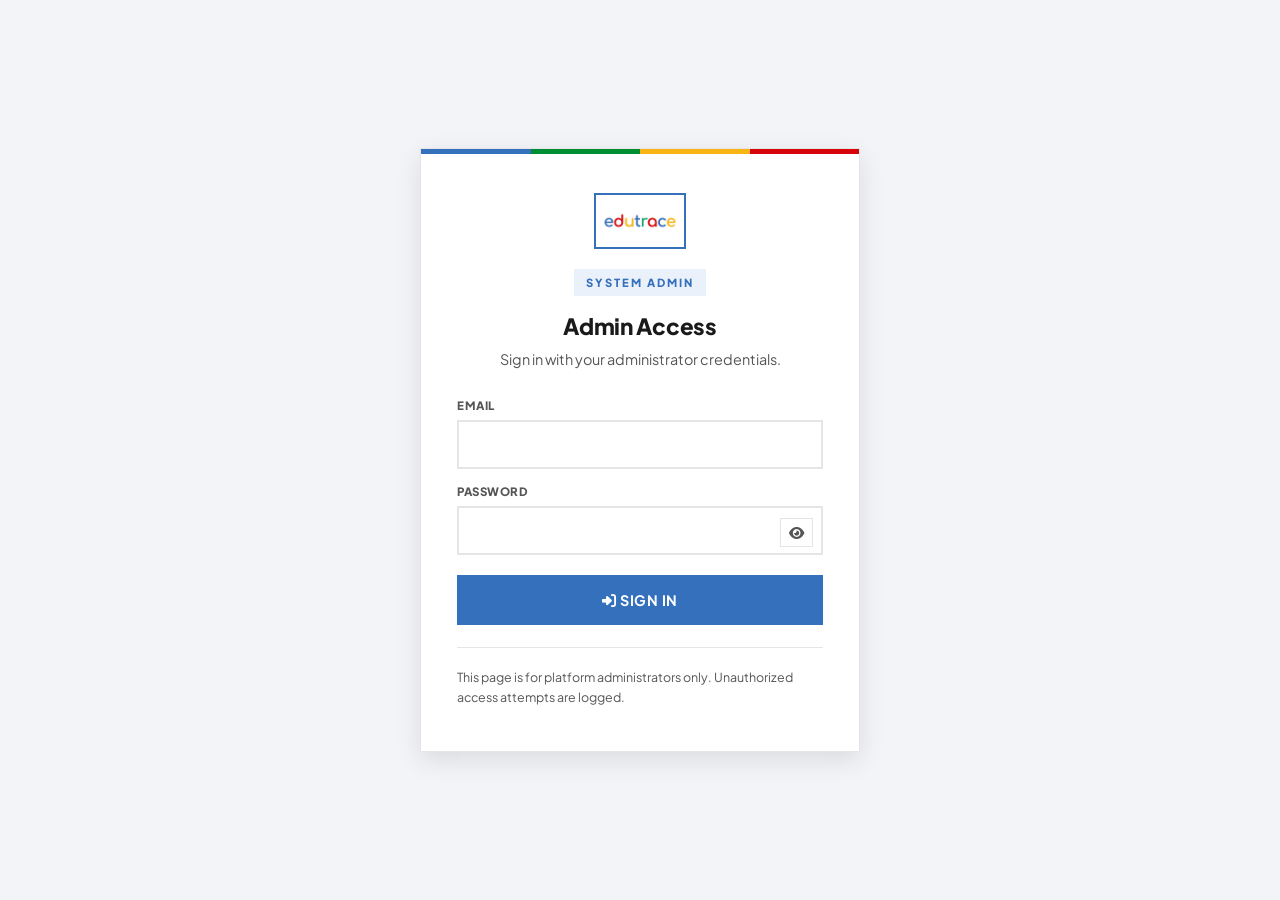
<file: sys-admin.html>
<!DOCTYPE html>
<html lang="en-UG">
<head>
<meta charset="UTF-8">
<meta name="viewport" content="width=device-width, initial-scale=1.0">
<meta name="theme-color" content="#3570BC">
<title>System Admin | Edutrace</title>
<meta name="robots" content="noindex, nofollow">

<link rel="icon" type="image/jpeg" href="/edutrace-favicon.jpg">
<link rel="apple-touch-icon" href="/edutrace-favicon.jpg">

<link rel="preconnect" href="https://fonts.googleapis.com">
<link rel="preconnect" href="https://fonts.gstatic.com" crossorigin>
<link href="https://fonts.googleapis.com/css2?family=Plus+Jakarta+Sans:wght@400;500;600;700;800&display=swap" rel="stylesheet">
<link rel="stylesheet" href="https://cdnjs.cloudflare.com/ajax/libs/font-awesome/6.4.0/css/all.min.css">

<style>
:root{
  --primary:#3570BC;--primary-dark:#2A5A96;--primary-light:#EBF1FB;
  --green:#008E34;--yellow:#F9B515;--red:#D7040A;
  --dark:#1A1A1A;--muted:#555;--border:#E5E5E5;--light:#F8F9FA;--white:#fff;--bg:#F2F4F7;
  --font:'Plus Jakarta Sans',Arial,sans-serif;
  --header-h:64px;--sidebar-w:240px;
  --shadow:0 1px 3px rgba(0,0,0,.06);--shadow-lg:0 8px 24px rgba(0,0,0,.1);
}
*{margin:0;padding:0;box-sizing:border-box;border-radius:0!important}
html{scroll-behavior:smooth}
body{font-family:var(--font);color:var(--dark);line-height:1.5;background:var(--bg);-webkit-font-smoothing:antialiased;min-height:100vh}
img{max-width:100%;height:auto;display:block}
a{text-decoration:none;color:inherit}
ul{list-style:none}
button{font-family:inherit;cursor:pointer;border:none;background:none;color:inherit}
input,select,textarea{font-family:inherit;font-size:1rem;color:inherit}
:focus-visible{outline:3px solid var(--yellow);outline-offset:2px}
::-webkit-scrollbar{width:8px;height:8px}
::-webkit-scrollbar-thumb{background:#ccc}

/* ================ LOGIN ================ */
.signin-wrap{min-height:100vh;display:flex;align-items:center;justify-content:center;padding:20px;background:var(--bg)}
.signin-card{background:#fff;border:1px solid var(--border);box-shadow:var(--shadow-lg);padding:44px 36px;max-width:440px;width:100%;text-align:center;position:relative;overflow:hidden}
.signin-card::before{content:"";position:absolute;top:0;left:0;right:0;height:5px;background:linear-gradient(90deg,var(--primary) 25%,var(--green) 25% 50%,var(--yellow) 50% 75%,var(--red) 75%)}
.signin-card .brand-logo{height:56px;width:auto;margin:0 auto 20px;border:2px solid var(--primary);padding:4px;background:#fff}
.signin-card .role-label{display:inline-block;font-size:.7rem;font-weight:800;text-transform:uppercase;letter-spacing:2px;color:var(--primary);background:var(--primary-light);padding:5px 12px;margin-bottom:14px}
.signin-card h1{font-size:1.4rem;font-weight:800;margin-bottom:6px;letter-spacing:-.3px}
.signin-card p.lead{color:var(--muted);font-size:.9rem;margin-bottom:26px;line-height:1.5}

.signin-form{text-align:left}
.signin-form .field{margin-bottom:14px}
.signin-form .field label{display:block;font-size:.72rem;font-weight:800;text-transform:uppercase;letter-spacing:.5px;color:var(--muted);margin-bottom:6px}
.signin-form .field input{width:100%;padding:13px 14px;border:2px solid var(--border);font-size:.95rem;font-weight:500;transition:border-color .15s}
.signin-form .field input:focus{outline:none;border-color:var(--primary)}
.signin-form .field.pw-field{position:relative}
.signin-form .field.pw-field .toggle{position:absolute;right:10px;bottom:8px;padding:5px 8px;color:var(--muted);font-size:.85rem;border:1px solid var(--border);background:#fff}
.signin-form .field.pw-field .toggle:hover{color:var(--primary);border-color:var(--primary)}
.signin-form button[type="submit"]{width:100%;padding:14px 20px;background:var(--primary);color:#fff;font-weight:700;font-size:.9rem;text-transform:uppercase;letter-spacing:.5px;border:2px solid var(--primary);transition:all .15s;margin-top:6px}
.signin-form button[type="submit"]:hover:not(:disabled){background:var(--primary-dark);border-color:var(--primary-dark)}
.signin-form button[type="submit"]:disabled{opacity:.6;cursor:not-allowed}
.signin-form .spinner{display:none;width:14px;height:14px;border:2px solid rgba(255,255,255,.4);border-top-color:#fff;animation:spin .7s linear infinite;vertical-align:-2px;margin-right:8px}
.signin-form button[type="submit"].loading .spinner{display:inline-block}

.signin-err{background:#fef2f2;color:var(--red);border-left:4px solid var(--red);padding:12px 16px;font-size:.85rem;font-weight:600;margin-bottom:18px;display:none;text-align:left;line-height:1.5}
.signin-err.show{display:block}
.signin-note{margin-top:22px;color:var(--muted);font-size:.78rem;line-height:1.55;padding-top:20px;border-top:1px solid var(--border);text-align:left}

/* ================ HEADER ================ */
.header{position:fixed;top:0;left:0;right:0;height:var(--header-h);background:#fff;border-bottom:1px solid var(--border);z-index:100;display:none;align-items:center}
.header::before{content:"";position:absolute;top:0;left:0;right:0;height:4px;background:linear-gradient(90deg,var(--primary) 25%,var(--green) 25% 50%,var(--yellow) 50% 75%,var(--red) 75%)}
.header.show{display:flex}
.header-inner{display:flex;align-items:center;gap:14px;width:100%;padding:0 20px}
.h-brand{display:flex;align-items:center;gap:12px;flex-shrink:0}
.h-brand img{height:38px;width:auto;border:2px solid var(--primary);background:#fff;object-fit:contain}
.h-brand .h-name{font-weight:800;font-size:1rem;line-height:1.15}
.h-brand .h-sub{font-size:.68rem;font-weight:800;text-transform:uppercase;letter-spacing:1.5px;color:var(--primary)}
.h-spacer{flex:1}
.h-user{display:flex;align-items:center;gap:10px;font-size:.85rem}
.h-user .avatar{width:36px;height:36px;background:var(--primary);color:#fff;display:flex;align-items:center;justify-content:center;font-weight:800;font-size:.85rem}
.h-user .uname{font-weight:700;max-width:200px;overflow:hidden;text-overflow:ellipsis;white-space:nowrap}
.h-user .role-badge{font-size:.68rem;font-weight:800;text-transform:uppercase;letter-spacing:.5px;background:var(--primary-light);color:var(--primary);padding:3px 8px}
.h-logout{padding:8px 14px;font-size:.78rem;font-weight:700;text-transform:uppercase;letter-spacing:.5px;border:2px solid var(--border);display:inline-flex;align-items:center;gap:6px;transition:all .15s}
.h-logout:hover{border-color:var(--red);color:var(--red)}
.h-menu-btn{display:none;width:40px;height:40px;align-items:center;justify-content:center;font-size:1.2rem;border:2px solid var(--border)}

/* ================ LAYOUT ================ */
.layout{padding-top:var(--header-h);min-height:100vh;display:none}
.layout.show{display:flex}
.sidebar{position:fixed;top:var(--header-h);left:0;bottom:0;width:var(--sidebar-w);background:#fff;border-right:1px solid var(--border);overflow-y:auto;z-index:90}
.snav{padding:12px 0}
.snav-label{padding:12px 20px 4px;font-size:.66rem;font-weight:800;text-transform:uppercase;letter-spacing:1.5px;color:var(--muted)}
.snav-item{display:flex;align-items:center;gap:12px;padding:11px 20px;font-weight:600;font-size:.86rem;color:var(--dark);border-left:3px solid transparent;transition:background .15s,color .15s;cursor:pointer}
.snav-item:hover{background:var(--light);color:var(--primary)}
.snav-item.active{background:var(--primary-light);color:var(--primary);border-left-color:var(--primary)}
.snav-item i{width:18px;text-align:center;font-size:.95rem}
.snav-item .pill{margin-left:auto;background:var(--red);color:#fff;font-size:.68rem;font-weight:800;padding:2px 7px;border-radius:10px;min-width:20px;text-align:center}
.main{flex:1;margin-left:var(--sidebar-w);padding:24px 32px 80px;min-width:0}
.sidebar-back{display:none;position:fixed;inset:0;background:rgba(10,15,25,.5);z-index:80}
.sidebar-back.show{display:block}

/* ================ PAGE HEAD ================ */
.page-head{margin-bottom:22px;display:flex;justify-content:space-between;align-items:flex-end;gap:16px;flex-wrap:wrap}
.page-head h1{font-size:1.55rem;font-weight:800;letter-spacing:-.5px;line-height:1.15;margin-bottom:4px}
.page-head p{color:var(--muted);font-size:.88rem}
.head-actions{display:flex;gap:8px;flex-wrap:wrap;align-items:center}

/* ================ VIEWS ================ */
.view{display:none}
.view.active{display:block}

/* ================ CARDS ================ */
.card{background:#fff;border:1px solid var(--border);box-shadow:var(--shadow);margin-bottom:20px}
.card-head{padding:14px 20px;border-bottom:1px solid var(--border);display:flex;justify-content:space-between;align-items:center;gap:12px;flex-wrap:wrap}
.card-head h2{font-size:.95rem;font-weight:800;display:flex;align-items:center;gap:10px}
.card-head h2 i{color:var(--primary)}
.card-head .sub{font-size:.8rem;color:var(--muted);font-weight:600}
.card-body{padding:20px}
.card-body.tight{padding:0}

/* ================ STATS ================ */
.stats{display:grid;grid-template-columns:repeat(auto-fit,minmax(180px,1fr));gap:14px;margin-bottom:22px}
.stat{background:#fff;border:1px solid var(--border);box-shadow:var(--shadow);padding:18px;position:relative;overflow:hidden}
.stat::before{content:"";position:absolute;top:0;left:0;bottom:0;width:4px;background:var(--primary)}
.stat.green::before{background:var(--green)}
.stat.yellow::before{background:var(--yellow)}
.stat.red::before{background:var(--red)}
.stat .label{font-size:.68rem;font-weight:800;text-transform:uppercase;letter-spacing:1px;color:var(--muted);margin-bottom:6px}
.stat .value{font-size:1.8rem;font-weight:800;line-height:1.1;letter-spacing:-.5px}
.stat .value.sm{font-size:1.1rem;letter-spacing:0}
.stat .sub{font-size:.75rem;color:var(--muted);margin-top:4px}

/* ================ TABS ================ */
.tabs{display:flex;border-bottom:2px solid var(--border);overflow-x:auto;-webkit-overflow-scrolling:touch;scrollbar-width:none}
.tabs::-webkit-scrollbar{display:none}
.tab{padding:12px 18px;font-weight:700;font-size:.8rem;text-transform:uppercase;letter-spacing:.4px;color:var(--muted);border-bottom:3px solid transparent;white-space:nowrap;cursor:pointer;display:inline-flex;align-items:center;gap:8px;transition:color .15s;flex-shrink:0}
.tab.active{color:var(--primary);border-bottom-color:var(--primary)}
.tab:hover:not(.active){color:var(--dark)}
.tab .count{background:var(--light);color:var(--muted);font-size:.7rem;font-weight:800;padding:2px 7px;border-radius:10px;min-width:22px;text-align:center}
.tab.active .count{background:var(--primary-light);color:var(--primary)}

/* ================ TABLE ================ */
.table-wrap{overflow-x:auto;-webkit-overflow-scrolling:touch}
table.tbl{width:100%;border-collapse:collapse;font-size:.88rem}
table.tbl th{background:var(--light);padding:10px 14px;text-align:left;font-size:.68rem;font-weight:800;text-transform:uppercase;letter-spacing:.5px;color:var(--muted);border-bottom:2px solid var(--border);white-space:nowrap}
table.tbl td{padding:12px 14px;border-bottom:1px solid var(--border);vertical-align:middle}
table.tbl tr:hover{background:#fafbfc}
table.tbl td.actions{text-align:right;white-space:nowrap}
table.tbl .name{font-weight:700}
table.tbl .meta{font-size:.75rem;color:var(--muted)}

/* ================ PILLS ================ */
.pill{display:inline-block;font-size:.68rem;font-weight:800;text-transform:uppercase;letter-spacing:.5px;padding:3px 8px;white-space:nowrap}
.pill.green{background:#E6F4EC;color:var(--green)}
.pill.yellow{background:#FFF9E6;color:#8A6800}
.pill.red{background:#FEF2F2;color:var(--red)}
.pill.blue{background:var(--primary-light);color:var(--primary)}
.pill.grey{background:var(--light);color:var(--muted)}

/* ================ EMPTY ================ */
.empty{padding:52px 24px;text-align:center;color:var(--muted)}
.empty i{font-size:2.4rem;color:var(--border);margin-bottom:14px;display:block}
.empty h3{font-size:1rem;font-weight:800;margin-bottom:6px;color:var(--dark)}
.empty p{font-size:.88rem;margin-bottom:14px}

/* ================ SKELETON ================ */
.skel{background:linear-gradient(90deg,#eee 25%,#f5f5f5 50%,#eee 75%);background-size:200% 100%;animation:sh 1.4s infinite;height:16px;margin-bottom:12px}
.skel.h20{height:20px}.skel.h40{height:40px}.skel.h60{height:60px}
.skel.w30{width:30%}.skel.w50{width:50%}.skel.w70{width:70%}
@keyframes sh{0%{background-position:200% 0}100%{background-position:-200% 0}}

/* ================ MODAL ================ */
.modal-back{position:fixed;inset:0;background:rgba(10,15,25,.7);z-index:9000;display:none;align-items:flex-start;justify-content:center;padding:20px;overflow-y:auto;-webkit-overflow-scrolling:touch}
.modal-back.show{display:flex}
.modal{background:#fff;width:100%;max-width:680px;margin:20px auto;border:1px solid var(--border);box-shadow:var(--shadow-lg)}
.modal.wide{max-width:900px}
.modal-head{padding:16px 20px;border-bottom:1px solid var(--border);display:flex;justify-content:space-between;align-items:center;gap:12px;position:sticky;top:0;background:#fff;z-index:2}
.modal-head h2{font-size:1.05rem;font-weight:800}
.modal-head .close{padding:7px 11px;font-size:1rem;color:var(--muted);border:2px solid var(--border)}
.modal-head .close:hover{color:var(--red);border-color:var(--red)}
.modal-body{padding:20px}
.modal-foot{padding:14px 20px;border-top:1px solid var(--border);display:flex;justify-content:flex-end;gap:10px;flex-wrap:wrap;position:sticky;bottom:0;background:#fff;z-index:2}

/* ================ DETAIL ================ */
.detail-section{margin-bottom:20px}
.detail-section h3{font-size:.72rem;font-weight:800;text-transform:uppercase;letter-spacing:1.2px;color:var(--primary);margin-bottom:10px;padding-bottom:6px;border-bottom:1px solid var(--border)}
.detail-row{display:grid;grid-template-columns:130px 1fr;gap:12px;padding:8px 0;font-size:.88rem}
.detail-row .key{font-weight:700;color:var(--muted);font-size:.78rem;text-transform:uppercase;letter-spacing:.4px}
.detail-row .val{color:var(--dark);word-break:break-word}
.detail-row .val a{color:var(--primary);font-weight:700}
.detail-row .val a:hover{text-decoration:underline}
.detail-row .val pre{white-space:pre-wrap;font-family:inherit;font-size:.88rem;line-height:1.55}

.photo-thumbs{display:grid;grid-template-columns:repeat(auto-fill,minmax(120px,1fr));gap:10px;margin-top:8px}
.photo-thumbs a{display:block;border:1px solid var(--border);overflow:hidden;aspect-ratio:4/3;background:var(--light)}
.photo-thumbs img{width:100%;height:100%;object-fit:cover;transition:transform .25s}
.photo-thumbs a:hover img{transform:scale(1.05)}

/* ================ FORM ================ */
.field{margin-bottom:16px}
.field label{display:block;font-size:.72rem;font-weight:800;text-transform:uppercase;letter-spacing:.5px;color:var(--muted);margin-bottom:6px}
.field label .hint{text-transform:none;letter-spacing:0;font-weight:500;color:var(--muted);font-size:.75rem;margin-left:6px}
.field input,.field select,.field textarea{width:100%;padding:11px 12px;border:2px solid var(--border);background:#fff;font-size:.9rem;font-weight:500;transition:border-color .15s}
.field input:focus,.field select:focus,.field textarea:focus{outline:none;border-color:var(--primary)}
.field textarea{resize:vertical;min-height:90px;font-family:inherit;line-height:1.5}
.field.has-error input,.field.has-error textarea{border-color:var(--red)}
.field .err{display:none;color:var(--red);font-size:.78rem;font-weight:600;margin-top:5px}
.field.has-error .err{display:block}
.grid2{display:grid;grid-template-columns:1fr 1fr;gap:16px}

.slug-wrap{display:flex;align-items:stretch}
.slug-wrap input{border-right:none;min-width:0}
.slug-wrap .suffix{padding:11px 12px;border:2px solid var(--border);border-left:none;background:var(--light);font-size:.8rem;font-weight:700;color:var(--muted);white-space:nowrap;display:flex;align-items:center}
.slug-preview{font-size:.78rem;color:var(--muted);margin-top:6px;word-break:break-all}
.slug-preview b{color:var(--primary)}

/* ================ BUTTONS ================ */
.btn{display:inline-flex;align-items:center;justify-content:center;gap:8px;padding:10px 16px;font-weight:700;font-size:.8rem;text-transform:uppercase;letter-spacing:.4px;border:2px solid transparent;transition:all .15s;white-space:nowrap}
.btn:disabled{opacity:.55;cursor:not-allowed}
.btn-primary{background:var(--primary);color:#fff;border-color:var(--primary)}
.btn-primary:hover:not(:disabled){background:var(--primary-dark);border-color:var(--primary-dark)}
.btn-green{background:var(--green);color:#fff;border-color:var(--green)}
.btn-green:hover:not(:disabled){background:#007029}
.btn-red{background:var(--red);color:#fff;border-color:var(--red)}
.btn-red:hover:not(:disabled){background:#a00308}
.btn-outline{background:#fff;color:var(--dark);border-color:var(--border)}
.btn-outline:hover:not(:disabled){border-color:var(--primary);color:var(--primary)}
.btn-sm{padding:7px 11px;font-size:.72rem}
.btn .spinner{display:none;width:13px;height:13px;border:2px solid rgba(255,255,255,.4);border-top-color:#fff;animation:spin .7s linear infinite}
.btn.loading .spinner{display:inline-block}
.btn.loading .btn-label{opacity:.7}
@keyframes spin{to{transform:rotate(360deg)}}

/* ================ CONFIRM ================ */
.confirm-back{position:fixed;inset:0;background:rgba(10,15,25,.65);z-index:9500;display:none;align-items:center;justify-content:center;padding:20px}
.confirm-back.show{display:flex}
.confirm{background:#fff;max-width:440px;width:100%;padding:24px;box-shadow:var(--shadow-lg)}
.confirm h3{font-size:1.05rem;font-weight:800;margin-bottom:10px}
.confirm p{font-size:.9rem;color:var(--muted);margin-bottom:20px;line-height:1.5}
.confirm-actions{display:flex;gap:10px;justify-content:flex-end;flex-wrap:wrap}

/* ================ TOAST ================ */
.toast-wrap{position:fixed;top:80px;right:20px;left:auto;z-index:9999;display:flex;flex-direction:column;gap:10px;pointer-events:none;max-width:calc(100vw - 40px)}
.toast{background:#fff;border-left:4px solid var(--primary);padding:13px 16px;box-shadow:var(--shadow-lg);min-width:250px;max-width:380px;pointer-events:auto;animation:slideIn .25s;font-size:.86rem;font-weight:600;display:flex;align-items:flex-start;gap:10px;line-height:1.45}
.toast i{flex-shrink:0;margin-top:2px}
.toast.success{border-left-color:var(--green)}.toast.success i{color:var(--green)}
.toast.error{border-left-color:var(--red)}.toast.error i{color:var(--red)}
.toast.warn{border-left-color:var(--yellow)}.toast.warn i{color:var(--yellow)}
@keyframes slideIn{from{opacity:0;transform:translateX(20px)}to{opacity:1;transform:translateX(0)}}

/* ================ RESPONSIVE ================ */
@media(max-width:900px){
  :root{--sidebar-w:0px}
  .sidebar{transform:translateX(-100%);transition:transform .25s;width:270px}
  .sidebar.open{transform:translateX(0)}
  .main{margin-left:0;padding:20px 16px 100px}
  .h-menu-btn{display:inline-flex}
  .grid2{grid-template-columns:1fr}
}

@media(max-width:640px){
  .h-user .uname,.h-user .role-badge{display:none}
  .h-brand .h-name{font-size:.9rem}
  .h-brand img{height:32px}
  .header-inner{padding:0 14px;gap:10px}

  .page-head{margin-bottom:16px;align-items:flex-start}
  .page-head h1{font-size:1.2rem}
  .page-head p{font-size:.82rem}
  .head-actions{width:100%}
  .head-actions .btn,.head-actions a.btn{flex:1;min-width:0}

  .card-body{padding:16px}
  .card-head{padding:12px 14px}
  .card-head h2{font-size:.9rem}

  .stats{grid-template-columns:1fr;gap:10px;margin-bottom:16px}
  .stat{padding:14px}
  .stat .value{font-size:1.5rem}
  .stat .value.sm{font-size:1rem}

  table.tbl{font-size:.85rem;display:block}
  table.tbl thead{display:none}
  table.tbl tbody{display:block}
  table.tbl tr{display:block;padding:12px 14px;border-bottom:1px solid var(--border);background:#fff}
  table.tbl tr:last-child{border-bottom:0}
  table.tbl tr:hover{background:#fff}
  table.tbl td{display:flex;justify-content:space-between;align-items:flex-start;gap:12px;padding:6px 0;border-bottom:none;text-align:right}
  table.tbl td::before{content:attr(data-label);font-weight:800;font-size:.68rem;text-transform:uppercase;letter-spacing:.5px;color:var(--muted);text-align:left;flex-shrink:0;max-width:45%}
  table.tbl td[data-label] > *{text-align:right}
  table.tbl td.actions{justify-content:flex-end;padding-top:10px;border-top:1px dashed var(--border);margin-top:6px}
  table.tbl td.actions::before{content:"";display:none}
  table.tbl td.actions .btn,
  table.tbl td.actions a.btn{width:100%}
  table.tbl .name{text-align:right}

  .tab{padding:10px 12px;font-size:.72rem}

  .modal-back{padding:10px}
  .modal{margin:10px auto;max-width:100%}
  .modal-head{padding:14px 16px}
  .modal-head h2{font-size:.95rem}
  .modal-body{padding:16px}
  .modal-foot{padding:12px 16px;flex-direction:column-reverse}
  .modal-foot .btn{width:100%}

  .detail-row{grid-template-columns:1fr;gap:2px;padding:8px 0}
  .detail-row .key{font-size:.66rem}
  .detail-row .val{font-size:.88rem}

  .photo-thumbs{grid-template-columns:repeat(auto-fill,minmax(90px,1fr));gap:8px}

  .signin-wrap{padding:14px}
  .signin-card{padding:28px 20px}
  .signin-card .brand-logo{height:48px}
  .signin-card h1{font-size:1.2rem}
  .signin-card p.lead{font-size:.85rem;margin-bottom:20px}

  .toast-wrap{left:12px;right:12px;top:72px;max-width:none}
  .toast{min-width:0;max-width:none;width:100%}
}

@media(max-width:400px){
  .head-actions .btn{font-size:.72rem;padding:9px 10px}
  .slug-wrap .suffix{font-size:.72rem;padding:11px 8px}
  .tab{padding:9px 10px;font-size:.68rem}
  .tab .count{font-size:.65rem;padding:2px 6px}
}

@media(prefers-reduced-motion:reduce){*{animation:none!important;transition:none!important}}
</style>
</head>
<body>

<!-- ============ LOGIN ============ -->
<div class="signin-wrap" id="signinWrap">
  <div class="signin-card">
    <img src="/logo.png" alt="Edutrace" class="brand-logo">
    <span class="role-label">System Admin</span>
    <h1>Admin Access</h1>
    <p class="lead">Sign in with your administrator credentials.</p>

    <div class="signin-err" id="signinErr"></div>

    <form class="signin-form" id="loginForm">
      <div class="field">
        <label for="loginEmail">Email</label>
        <input type="email" id="loginEmail" autocomplete="username" spellcheck="false" required>
      </div>
      <div class="field pw-field">
        <label for="loginPassword">Password</label>
        <input type="password" id="loginPassword" autocomplete="current-password" required>
        <button type="button" class="toggle" id="pwToggle" aria-label="Show password">
          <i class="fa-solid fa-eye"></i>
        </button>
      </div>
      <button type="submit" id="loginBtn">
        <span class="spinner"></span>
        <span class="btn-label"><i class="fa-solid fa-right-to-bracket"></i> Sign in</span>
      </button>
    </form>

    <p class="signin-note">This page is for platform administrators only. Unauthorized access attempts are logged.</p>
  </div>
</div>

<!-- ============ HEADER ============ -->
<header class="header" id="header">
  <div class="header-inner">
    <button class="h-menu-btn" id="menuBtn" type="button" aria-label="Menu"><i class="fa-solid fa-bars"></i></button>
    <a href="/" class="h-brand">
      <img src="/logo.png" alt="">
      <div>
        <div class="h-name">Edutrace</div>
        <div class="h-sub">System Admin</div>
      </div>
    </a>
    <div class="h-spacer"></div>
    <div class="h-user">
      <div class="avatar" id="userAvatar">A</div>
      <span class="uname" id="userName">—</span>
      <span class="role-badge">SysAdmin</span>
    </div>
    <button class="h-logout" id="logoutBtn" type="button"><i class="fa-solid fa-right-from-bracket"></i> Logout</button>
  </div>
</header>

<div class="sidebar-back" id="sidebarBack"></div>

<!-- ============ LAYOUT ============ -->
<div class="layout" id="layout">

<aside class="sidebar" id="sidebar">
  <nav class="snav">
    <div class="snav-item" data-view="dashboard"><i class="fa-solid fa-gauge-high"></i> Dashboard</div>
    <div class="snav-label">Requests</div>
    <div class="snav-item" data-view="requests"><i class="fa-solid fa-inbox"></i> School Requests <span class="pill" id="pendingPill" style="display:none">0</span></div>
    <div class="snav-label">Platform</div>
    <div class="snav-item" data-view="schools"><i class="fa-solid fa-school"></i> Schools</div>
    <div class="snav-item" data-view="admins"><i class="fa-solid fa-user-shield"></i> Admins</div>
  </nav>
</aside>

<main class="main">

<section class="view active" data-view="dashboard">
  <div class="page-head">
    <div>
      <h1>Dashboard</h1>
      <p>Overview of all school activity on Edutrace.</p>
    </div>
    <div class="head-actions">
      <button class="btn btn-outline btn-sm" id="dashRefresh" type="button"><i class="fa-solid fa-rotate"></i> Refresh</button>
    </div>
  </div>
  <div class="stats" id="statsWrap"></div>
  <div class="card">
    <div class="card-head">
      <h2><i class="fa-solid fa-clock-rotate-left"></i> Recent requests</h2>
      <span class="sub" id="recentSub"></span>
    </div>
    <div class="card-body tight" id="recentList"></div>
  </div>
</section>

<section class="view" data-view="requests">
  <div class="page-head">
    <div>
      <h1>School Requests</h1>
      <p>Review and approve schools that want to join Edutrace.</p>
    </div>
    <div class="head-actions">
      <button class="btn btn-outline btn-sm" id="reqRefresh" type="button"><i class="fa-solid fa-rotate"></i> Refresh</button>
    </div>
  </div>
  <div class="card">
    <div class="tabs" id="reqTabs">
      <div class="tab active" data-status="pending">Pending <span class="count" id="tabPending">0</span></div>
      <div class="tab" data-status="approved">Approved <span class="count" id="tabApproved">0</span></div>
      <div class="tab" data-status="rejected">Rejected <span class="count" id="tabRejected">0</span></div>
      <div class="tab" data-status="all">All</div>
    </div>
    <div class="card-body tight" id="requestsList"></div>
  </div>
</section>

<section class="view" data-view="schools">
  <div class="page-head">
    <div>
      <h1>Schools</h1>
      <p>Every school live on the Edutrace platform.</p>
    </div>
    <div class="head-actions">
      <button class="btn btn-outline btn-sm" id="schoolsRefresh" type="button"><i class="fa-solid fa-rotate"></i> Refresh</button>
    </div>
  </div>
  <div class="card"><div class="card-body tight" id="schoolsList"></div></div>
</section>

<section class="view" data-view="admins">
  <div class="page-head">
    <div>
      <h1>School Admins</h1>
      <p>Every admin account across the platform.</p>
    </div>
    <div class="head-actions">
      <button class="btn btn-outline btn-sm" id="adminsRefresh" type="button"><i class="fa-solid fa-rotate"></i> Refresh</button>
    </div>
  </div>
  <div class="card"><div class="card-body tight" id="adminsList"></div></div>
</section>

</main>
</div>

<div class="modal-back" id="modalBack">
  <div class="modal" id="modal">
    <div class="modal-head">
      <h2 id="modalTitle">Title</h2>
      <button class="close" id="modalClose" type="button" aria-label="Close"><i class="fa-solid fa-xmark"></i></button>
    </div>
    <div class="modal-body" id="modalBody"></div>
    <div class="modal-foot" id="modalFoot"></div>
  </div>
</div>

<div class="confirm-back" id="confirmBack">
  <div class="confirm">
    <h3 id="confirmTitle">Confirm</h3>
    <p id="confirmMsg"></p>
    <div class="confirm-actions">
      <button class="btn btn-outline" id="confirmNo" type="button">Cancel</button>
      <button class="btn btn-red" id="confirmYes" type="button">Confirm</button>
    </div>
  </div>
</div>

<div class="toast-wrap" id="toastWrap"></div>

<script type="module">
/* ================================================================== *
 * CONFIG
 * ================================================================== */
const WORKER = "https://edutraceug-sysadmin-worker.anubisdigital114-9df.workers.dev";
const TOKEN_KEY = "edutrace_sysadmin_session";

/* ================================================================== *
 * DOM HELPERS
 * ================================================================== */
const $ = (id) => document.getElementById(id);
const q = (sel, root = document) => root.querySelector(sel);
const qa = (sel, root = document) => [...root.querySelectorAll(sel)];

/* ================================================================== *
 * STATE
 * ================================================================== */
const S = {
  email: null,
  currentTab: "pending",
  requests: [],
  counts: { pending: 0, approved: 0, rejected: 0 },
  shellBound: false,
};

/* ================================================================== *
 * FORMATTERS
 * ================================================================== */
function esc(s) {
  return String(s == null ? "" : s).replace(/[&<>"']/g, (c) => ({
    "&": "&amp;", "<": "&lt;", ">": "&gt;", '"': "&quot;", "'": "&#39;"
  }[c]));
}
function fmtDate(iso) {
  if (!iso) return "—";
  const d = new Date(iso);
  if (isNaN(d)) return "—";
  return d.toLocaleDateString("en-GB", { day: "2-digit", month: "short", year: "numeric" });
}
function fmtDateTime(iso) {
  if (!iso) return "—";
  const d = new Date(iso);
  if (isNaN(d)) return "—";
  return d.toLocaleString("en-GB", { day: "2-digit", month: "short", year: "numeric", hour: "2-digit", minute: "2-digit" });
}
function slugifyClient(name) {
  return String(name || "")
    .toLowerCase()
    .replace(/[^a-z0-9]+/g, "-")
    .replace(/^-+|-+$/g, "")
    .slice(0, 32);
}
function generatePw() {
  const chars = "ABCDEFGHJKLMNPQRSTUVWXYZabcdefghijkmnpqrstuvwxyz23456789";
  let s = "";
  const bytes = crypto.getRandomValues(new Uint8Array(10));
  for (const b of bytes) s += chars[b % chars.length];
  return "Edu-" + s;
}

/* ================================================================== *
 * TOKEN STORAGE
 * ================================================================== */
function getToken() {
  try { return localStorage.getItem(TOKEN_KEY) || null; } catch { return null; }
}
function setToken(t) {
  try { localStorage.setItem(TOKEN_KEY, t); } catch {}
}
function clearToken() {
  try { localStorage.removeItem(TOKEN_KEY); } catch {}
}

/* ================================================================== *
 * TOASTS
 * ================================================================== */
function toast(msg, kind = "info", ms = 4500) {
  const icons = {
    success: "fa-circle-check",
    error: "fa-circle-exclamation",
    warn: "fa-triangle-exclamation",
    info: "fa-circle-info"
  };
  const t = document.createElement("div");
  t.className = `toast ${kind}`;
  t.innerHTML = `<i class="fa-solid ${icons[kind] || icons.info}"></i><span>${esc(msg)}</span>`;
  $("toastWrap").appendChild(t);
  setTimeout(() => {
    t.style.opacity = "0";
    t.style.transition = "opacity .3s";
    setTimeout(() => t.remove(), 300);
  }, ms);
}

/* ================================================================== *
 * BUTTON / CONFIRM
 * ================================================================== */
function setBtn(btn, on) {
  if (!btn) return;
  btn.classList.toggle("loading", on);
  btn.disabled = on;
}
function confirmDialog(title, msg, okLabel = "Confirm", danger = true) {
  return new Promise((resolve) => {
    $("confirmTitle").textContent = title;
    $("confirmMsg").textContent = msg;
    const yes = $("confirmYes");
    yes.textContent = okLabel;
    yes.className = "btn " + (danger ? "btn-red" : "btn-primary");
    $("confirmBack").classList.add("show");

    const done = (ok) => {
      $("confirmBack").classList.remove("show");
      yes.removeEventListener("click", onYes);
      $("confirmNo").removeEventListener("click", onNo);
      resolve(ok);
    };
    const onYes = () => done(true);
    const onNo = () => done(false);
    yes.addEventListener("click", onYes);
    $("confirmNo").addEventListener("click", onNo);
  });
}

/* ================================================================== *
 * MODAL
 * ================================================================== */
function openModal({ title, body, foot, wide = "" }) {
  $("modalTitle").textContent = title;
  $("modalBody").innerHTML = body;
  $("modalFoot").innerHTML = foot || "";
  $("modal").className = "modal" + (wide ? " " + wide : "");
  $("modalBack").classList.add("show");
}
function closeModal() {
  $("modalBack").classList.remove("show");
  $("modalBody").innerHTML = "";
  $("modalFoot").innerHTML = "";
}

/* ================================================================== *
 * API
 * ================================================================== */
class ApiError extends Error {
  constructor(message, status) {
    super(message);
    this.status = status;
  }
}

async function api(url, options = {}) {
  const token = getToken();
  if (!token) throw new ApiError("Not signed in", 401);

  const headers = { Authorization: `Bearer ${token}`, ...(options.headers || {}) };
  const res = await fetch(url, { ...options, headers });

  if (res.status === 401) {
    clearToken();
    showLogin();
    throw new ApiError("Session expired. Please sign in again.", 401);
  }

  if (!res.ok) {
    let msg = `Request failed (${res.status})`;
    try {
      const j = await res.json();
      if (j && j.error) msg = j.error;
    } catch {}
    throw new ApiError(msg, res.status);
  }
  const ct = res.headers.get("content-type") || "";
  if (ct.includes("application/json")) return res.json();
  return res.text();
}

/* ================================================================== *
 * LOGIN
 * ================================================================== */
function showLogin() {
  $("signinWrap").style.display = "flex";
  $("header").classList.remove("show");
  $("layout").classList.remove("show");
}
function showApp() {
  $("signinWrap").style.display = "none";
  $("header").classList.add("show");
  $("layout").classList.add("show");
}

(function bindPasswordToggle() {
  const btn = $("pwToggle");
  if (!btn) return;
  btn.addEventListener("click", () => {
    const pw = $("loginPassword");
    const icon = btn.querySelector("i");
    if (!pw || !icon) return;
    if (pw.type === "password") {
      pw.type = "text";
      icon.className = "fa-solid fa-eye-slash";
    } else {
      pw.type = "password";
      icon.className = "fa-solid fa-eye";
    }
  });
})();

(function bindLoginForm() {
  const form = $("loginForm");
  if (!form) return;

  form.addEventListener("submit", async (e) => {
    e.preventDefault();
    const email = $("loginEmail").value.trim();
    const password = $("loginPassword").value;
    const err = $("signinErr");
    err.classList.remove("show");

    if (!email || !password) {
      err.textContent = "Enter both email and password.";
      err.classList.add("show");
      return;
    }

    const btn = $("loginBtn");
    setBtn(btn, true);

    try {
      const res = await fetch(`${WORKER}/auth/login`, {
        method: "POST",
        headers: { "Content-Type": "application/json" },
        body: JSON.stringify({ email, password })
      });
      const data = await res.json().catch(() => ({}));
      if (!res.ok) {
        err.textContent = data.error || "Sign-in failed";
        err.classList.add("show");
        setBtn(btn, false);
        return;
      }

      setToken(data.token);
      S.email = data.email || email;
      $("loginPassword").value = "";
      await bootApp();
    } catch (err2) {
      err.textContent = "Couldn't reach the server. Try again.";
      err.classList.add("show");
      setBtn(btn, false);
    }
  });
})();

/* ================================================================== *
 * BOOT
 * ================================================================== */
async function bootApp() {
  let me;
  try {
    me = await api(`${WORKER}/me`);
  } catch {
    clearToken();
    showLogin();
    return;
  }

  S.email = me.email || S.email || "admin";
  paintHeader();
  bindShell();
  showApp();

  const initialView = (location.hash || "").replace(/^#\/?/, "") || "dashboard";
  showView(initialView);
}

function paintHeader() {
  const name = (S.email || "admin").split("@")[0];
  $("userName").textContent = name;
  $("userAvatar").textContent = name.slice(0, 2).toUpperCase();
}

(function bindLogout() {
  const btn = $("logoutBtn");
  if (!btn) return;
  btn.addEventListener("click", () => {
    clearToken();
    location.hash = "";
    location.reload();
  });
})();

/* ================================================================== *
 * SHELL
 * ================================================================== */
function bindShell() {
  if (S.shellBound) return;
  S.shellBound = true;

  qa(".snav-item").forEach((n) => n.addEventListener("click", () => showView(n.dataset.view)));

  const menuBtn = $("menuBtn");
  if (menuBtn) {
    menuBtn.addEventListener("click", () => {
      $("sidebar").classList.toggle("open");
      $("sidebarBack").classList.toggle("show");
    });
  }
  const sbBack = $("sidebarBack");
  if (sbBack) {
    sbBack.addEventListener("click", () => {
      $("sidebar").classList.remove("open");
      $("sidebarBack").classList.remove("show");
    });
  }

  const modalClose = $("modalClose");
  if (modalClose) modalClose.addEventListener("click", closeModal);

  const modalBack = $("modalBack");
  if (modalBack) {
    modalBack.addEventListener("click", (e) => {
      if (e.target === $("modalBack")) closeModal();
    });
  }

  document.addEventListener("keydown", (e) => {
    if (e.key === "Escape") {
      closeModal();
      const cb = $("confirmBack");
      if (cb) cb.classList.remove("show");
    }
  });

  const dashRefresh = $("dashRefresh");
  if (dashRefresh) {
    dashRefresh.addEventListener("click", async () => {
      await Promise.all([loadStats(), loadRecent()]);
      toast("Refreshed", "success", 2000);
    });
  }
  const reqRefresh = $("reqRefresh");
  if (reqRefresh) reqRefresh.addEventListener("click", () => loadRequests(S.currentTab));
  const schoolsRefresh = $("schoolsRefresh");
  if (schoolsRefresh) schoolsRefresh.addEventListener("click", loadSchools);
  const adminsRefresh = $("adminsRefresh");
  if (adminsRefresh) adminsRefresh.addEventListener("click", loadAdmins);

  qa("#reqTabs .tab").forEach((tab) => tab.addEventListener("click", () => {
    qa("#reqTabs .tab").forEach((t) => t.classList.toggle("active", t === tab));
    S.currentTab = tab.dataset.status;
    loadRequests(S.currentTab);
  }));
}

function showView(name) {
  if (!name) name = "dashboard";
  qa(".view").forEach((v) => v.classList.toggle("active", v.dataset.view === name));
  qa(".snav-item").forEach((n) => n.classList.toggle("active", n.dataset.view === name));
  location.hash = "#/" + name;
  $("sidebar").classList.remove("open");
  $("sidebarBack").classList.remove("show");

  if (name === "dashboard") { loadStats(); loadRecent(); }
  if (name === "requests") loadRequests(S.currentTab);
  if (name === "schools") loadSchools();
  if (name === "admins") loadAdmins();
}

/* ================================================================== *
 * STATUS PILL
 * ================================================================== */
function statusPill(status) {
  if (status === "approved") return `<span class="pill green">Approved</span>`;
  if (status === "rejected") return `<span class="pill red">Rejected</span>`;
  return `<span class="pill yellow">Pending</span>`;
}

/* ================================================================== *
 * STATS
 * ================================================================== */
async function loadStats() {
  $("statsWrap").innerHTML = `
    <div class="stat"><div class="skel h20 w50"></div><div class="skel h40"></div></div>
    <div class="stat"><div class="skel h20 w50"></div><div class="skel h40"></div></div>
    <div class="stat"><div class="skel h20 w50"></div><div class="skel h40"></div></div>
    <div class="stat"><div class="skel h20 w50"></div><div class="skel h40"></div></div>`;

  try {
    const s = await api(`${WORKER}/stats`);
    S.counts = { pending: s.pending, approved: s.approved, rejected: s.rejected };
    updatePendingPill();

    $("statsWrap").innerHTML = `
      <div class="stat yellow">
        <div class="label">Pending Requests</div>
        <div class="value">${s.pending}</div>
        <div class="sub">awaiting your review</div>
      </div>
      <div class="stat green">
        <div class="label">Schools Live</div>
        <div class="value">${s.schools}</div>
        <div class="sub">on the platform</div>
      </div>
      <div class="stat">
        <div class="label">School Admins</div>
        <div class="value">${s.admins}</div>
        <div class="sub">active accounts</div>
      </div>
      <div class="stat red">
        <div class="label">Rejected</div>
        <div class="value">${s.rejected}</div>
        <div class="sub">declined requests</div>
      </div>`;

    $("tabPending").textContent = s.pending;
    $("tabApproved").textContent = s.approved;
    $("tabRejected").textContent = s.rejected;
  } catch (err) {
    $("statsWrap").innerHTML = `
      <div class="stat"><div class="label">Error</div><div class="value sm">${esc(err.message)}</div></div>`;
  }
}

function updatePendingPill() {
  const p = $("pendingPill");
  if (S.counts.pending > 0) {
    p.textContent = S.counts.pending;
    p.style.display = "";
  } else {
    p.style.display = "none";
  }
}

/* ================================================================== *
 * RECENT
 * ================================================================== */
async function loadRecent() {
  $("recentList").innerHTML = `
    <div style="padding:20px">
      <div class="skel h20 w50"></div>
      <div class="skel h40"></div>
      <div class="skel h40"></div>
    </div>`;

  try {
    const data = await api(`${WORKER}/requests?status=all`);
    const recent = (data.requests || []).slice(0, 5);
    $("recentSub").textContent = `${data.total || 0} total`;

    if (!recent.length) {
      $("recentList").innerHTML = `
        <div class="empty">
          <i class="fa-solid fa-inbox"></i>
          <h3>No requests yet</h3>
          <p>When a school registers, it'll show up here.</p>
        </div>`;
      return;
    }

    $("recentList").innerHTML = `
      <div class="table-wrap">
        <table class="tbl">
          <thead>
            <tr>
              <th>School</th>
              <th>Registrar</th>
              <th>Status</th>
              <th>Submitted</th>
              <th></th>
            </tr>
          </thead>
          <tbody>
            ${recent.map((r) => `
              <tr>
                <td data-label="School">
                  <div class="name">${esc(r.schoolName)}</div>
                  <div class="meta">${esc(r.location)} · ${r.studentCount} students</div>
                </td>
                <td data-label="Registrar">${esc(r.registrarName)}</td>
                <td data-label="Status">${statusPill(r.status)}</td>
                <td data-label="Submitted" class="meta">${fmtDate(r.createdAt)}</td>
                <td class="actions">
                  <button class="btn btn-outline btn-sm" data-go-requests type="button">View</button>
                </td>
              </tr>
            `).join("")}
          </tbody>
        </table>
      </div>`;

    qa("[data-go-requests]").forEach((b) => b.addEventListener("click", () => showView("requests")));
  } catch (err) {
    $("recentList").innerHTML = `
      <div class="empty">
        <i class="fa-solid fa-triangle-exclamation"></i>
        <h3>Couldn't load</h3>
        <p>${esc(err.message)}</p>
      </div>`;
  }
}

/* ================================================================== *
 * REQUESTS
 * ================================================================== */
async function loadRequests(status) {
  $("requestsList").innerHTML = `
    <div style="padding:20px">
      <div class="skel h20 w50"></div>
      <div class="skel h40"></div>
      <div class="skel h40"></div>
    </div>`;

  try {
    const data = await api(`${WORKER}/requests?status=${encodeURIComponent(status)}`);
    S.requests = data.requests || [];

    if (!S.requests.length) {
      $("requestsList").innerHTML = `
        <div class="empty">
          <i class="fa-solid fa-inbox"></i>
          <h3>Nothing here</h3>
          <p>No ${status === "all" ? "" : status + " "}requests.</p>
        </div>`;
      return;
    }

    $("requestsList").innerHTML = `
      <div class="table-wrap">
        <table class="tbl">
          <thead>
            <tr>
              <th>School</th>
              <th>Registrar</th>
              <th>Contact</th>
              <th>Photos</th>
              <th>Status</th>
              <th>Submitted</th>
              <th></th>
            </tr>
          </thead>
          <tbody>
            ${S.requests.map((r) => `
              <tr>
                <td data-label="School">
                  <div class="name">${esc(r.schoolName)}</div>
                  <div class="meta">${esc(r.location)} · ${r.studentCount} students</div>
                </td>
                <td data-label="Registrar">
                  <div>${esc(r.registrarName)}</div>
                  <div class="meta">${esc(r.registrarRole || "—")}</div>
                </td>
                <td data-label="Contact">
                  <div class="meta">${esc(r.contactEmail || "—")}</div>
                  <div class="meta">${esc(r.contactPhone || "—")}</div>
                </td>
                <td data-label="Photos">${r.photoCount ? `<span class="pill blue">${r.photoCount}</span>` : `<span class="pill grey">0</span>`}</td>
                <td data-label="Status">${statusPill(r.status)}</td>
                <td data-label="Submitted" class="meta">${fmtDate(r.createdAt)}</td>
                <td class="actions">
                  <button class="btn btn-primary btn-sm" data-detail="${esc(r.id)}" type="button">Open</button>
                </td>
              </tr>
            `).join("")}
          </tbody>
        </table>
      </div>`;

    qa("[data-detail]").forEach((b) => b.addEventListener("click", () => openRequestDetail(b.dataset.detail)));
  } catch (err) {
    $("requestsList").innerHTML = `
      <div class="empty">
        <i class="fa-solid fa-triangle-exclamation"></i>
        <h3>Couldn't load requests</h3>
        <p>${esc(err.message)}</p>
      </div>`;
  }
}

/* ================================================================== *
 * REQUEST DETAIL
 * ================================================================== */
async function openRequestDetail(id) {
  openModal({
    title: "Loading…",
    wide: "wide",
    body: `
      <div class="skel h20 w50"></div>
      <div class="skel h40"></div>
      <div class="skel h40"></div>
      <div class="skel h40"></div>`,
    foot: `<button class="btn btn-outline" id="rdClose" type="button">Close</button>`
  });
  $("rdClose").onclick = closeModal;

  let req;
  try {
    req = await api(`${WORKER}/requests/${encodeURIComponent(id)}`);
  } catch (err) {
    $("modalTitle").textContent = "Error";
    $("modalBody").innerHTML = `
      <div class="empty">
        <i class="fa-solid fa-triangle-exclamation"></i>
        <h3>Couldn't load request</h3>
        <p>${esc(err.message)}</p>
      </div>`;
    return;
  }

  const photoUrls = Array.isArray(req.photoUrls) ? req.photoUrls : [];
  const subdomain = req.slug ? `https://${req.slug}.edutraceug.com` : null;

  $("modalTitle").textContent = req.schoolName || "Request";

  $("modalBody").innerHTML = `
    <div class="detail-section">
      <h3>School</h3>
      <div class="detail-row"><div class="key">Name</div><div class="val">${esc(req.schoolName || "—")}</div></div>
      <div class="detail-row"><div class="key">Location</div><div class="val">${esc(req.location || "—")}</div></div>
      <div class="detail-row"><div class="key">Est. Students</div><div class="val">${esc(String(req.studentCount || "—"))}</div></div>
      ${subdomain ? `
        <div class="detail-row">
          <div class="key">Live at</div>
          <div class="val">
            <a href="${esc(subdomain)}" target="_blank" rel="noopener">
              ${esc(subdomain)}
              <i class="fa-solid fa-arrow-up-right-from-square" style="font-size:.7rem"></i>
            </a>
          </div>
        </div>` : ""}
    </div>

    <div class="detail-section">
      <h3>Registrar</h3>
      <div class="detail-row"><div class="key">Name</div><div class="val">${esc(req.registrarName || "—")}</div></div>
      <div class="detail-row"><div class="key">Role</div><div class="val">${esc(req.registrarRole || "—")}</div></div>
    </div>

    <div class="detail-section">
      <h3>Contacts</h3>
      <div class="detail-row">
        <div class="key">Email</div>
        <div class="val">${req.contactEmail ? `<a href="mailto:${esc(req.contactEmail)}">${esc(req.contactEmail)}</a>` : "—"}</div>
      </div>
      <div class="detail-row">
        <div class="key">Phone</div>
        <div class="val">${req.contactPhone ? `<a href="tel:${esc(req.contactPhone)}">${esc(req.contactPhone)}</a>` : "—"}</div>
      </div>
      <div class="detail-row"><div class="key">Alt. contact</div><div class="val">${esc(req.altContact || "—")}</div></div>
    </div>

    <div class="detail-section">
      <h3>Reasons &amp; aims</h3>
      <div class="detail-row" style="grid-template-columns:1fr">
        <div class="val"><pre>${esc(req.reasons || "—")}</pre></div>
      </div>
    </div>

    <div class="detail-section">
      <h3>Photos (${photoUrls.length})</h3>
      ${photoUrls.length ? `
        <div class="photo-thumbs">
          ${photoUrls.map((u, i) => `
            <a href="${esc(u)}" target="_blank" rel="noopener">
              <img src="${esc(u)}" alt="Photo ${i + 1}" loading="lazy">
            </a>
          `).join("")}
        </div>` : `<p style="color:var(--muted);font-size:.88rem">No photos provided.</p>`}
    </div>

    <div class="detail-section" style="margin-bottom:0">
      <h3>Metadata</h3>
      <div class="detail-row"><div class="key">Request ID</div><div class="val" style="font-family:monospace;font-size:.82rem">${esc(req.id)}</div></div>
      <div class="detail-row"><div class="key">Status</div><div class="val">${statusPill(req.status || "pending")}</div></div>
      <div class="detail-row"><div class="key">Submitted</div><div class="val">${fmtDateTime(req.createdAt)}</div></div>
      ${req.approvedAt ? `
        <div class="detail-row">
          <div class="key">Approved</div>
          <div class="val">${fmtDateTime(req.approvedAt)} by ${esc(req.approvedBy || "")}</div>
        </div>` : ""}
      ${req.rejectedAt ? `
        <div class="detail-row">
          <div class="key">Rejected</div>
          <div class="val">${fmtDateTime(req.rejectedAt)} by ${esc(req.rejectedBy || "")}${req.rejectionReason ? " — " + esc(req.rejectionReason) : ""}</div>
        </div>` : ""}
    </div>
  `;

  const status = req.status || "pending";
  let footHtml = `<button class="btn btn-outline" id="rdClose2" type="button">Close</button>`;

  if (status === "pending") {
    footHtml += `
      <button class="btn btn-red" id="rdReject" type="button">
        <i class="fa-solid fa-xmark"></i> Reject
      </button>
      <button class="btn btn-green" id="rdApprove" type="button">
        <i class="fa-solid fa-check"></i> Approve
      </button>`;
  }

  $("modalFoot").innerHTML = footHtml;
  $("rdClose2").onclick = closeModal;

  if (status === "pending") {
    $("rdApprove").onclick = () => openApproveModal(req);
    $("rdReject").onclick = () => openRejectModal(req);
  }
}

/* ================================================================== *
 * APPROVE
 * ================================================================== */
function openApproveModal(req) {
  const defaultSlug = req.slug || slugifyClient(req.schoolName);
  const defaultEmail = req.contactEmail || "";
  const defaultPw = generatePw();

  openModal({
    title: "Approve school",
    wide: "wide",
    body: `
      <p style="font-size:.88rem;color:var(--muted);margin-bottom:18px;line-height:1.55">
        This will create the school on Edutrace, set up its public web page, and create the school admin account.
        The admin will receive an email with their login details.
      </p>

      <div class="field" id="fldSchoolName">
        <label for="apSchoolName">School name</label>
        <input type="text" id="apSchoolName" maxlength="200" value="${esc(req.schoolName || "")}">
        <div class="err"></div>
      </div>

      <div class="field" id="fldSlug">
        <label for="apSlug">Subdomain <span class="hint">this becomes their web address</span></label>
        <div class="slug-wrap">
          <input type="text" id="apSlug" maxlength="32" value="${esc(defaultSlug)}">
          <div class="suffix">.edutraceug.com</div>
        </div>
        <div class="err"></div>
        <p class="slug-preview">Preview: <b id="slugPreview">https://${esc(defaultSlug)}.edutraceug.com</b></p>
      </div>

      <div class="field" id="fldAdminEmail">
        <label for="apAdminEmail">Admin email <span class="hint">used for their login</span></label>
        <input type="email" id="apAdminEmail" maxlength="200" value="${esc(defaultEmail)}">
        <div class="err"></div>
      </div>

      <div class="field" id="fldAdminPassword">
        <label for="apAdminPassword">Admin password <span class="hint">sent to them by email</span></label>
        <div style="display:flex;gap:8px">
          <input type="text" id="apAdminPassword" value="${esc(defaultPw)}" maxlength="60" style="flex:1;font-family:monospace;font-size:.95rem;min-width:0">
          <button class="btn btn-outline" id="apRegen" type="button" title="Generate a new password">
            <i class="fa-solid fa-rotate"></i>
          </button>
        </div>
        <div class="err"></div>
        <p style="font-size:.78rem;color:var(--muted);margin-top:6px">
          They can change it after first login.
        </p>
      </div>
    `,
    foot: `
      <button class="btn btn-outline" id="apCancel" type="button">Cancel</button>
      <button class="btn btn-green" id="apConfirm" type="button">
        <span class="spinner"></span>
        <i class="fa-solid fa-check"></i>
        <span class="btn-label">Approve and create account</span>
      </button>
    `
  });

  const slugInput = $("apSlug");
  const nameInput = $("apSchoolName");
  let userEditedSlug = false;

  slugInput.addEventListener("input", () => {
    userEditedSlug = true;
    const v = (slugInput.value || "").trim().toLowerCase().replace(/[^a-z0-9-]/g, "");
    slugInput.value = v;
    $("slugPreview").textContent = "https://" + (v || "…") + ".edutraceug.com";
  });

  nameInput.addEventListener("input", () => {
    if (!userEditedSlug) {
      const s = slugifyClient(nameInput.value);
      slugInput.value = s;
      $("slugPreview").textContent = "https://" + (s || "…") + ".edutraceug.com";
    }
  });

  $("apRegen").onclick = () => { $("apAdminPassword").value = generatePw(); };
  $("apCancel").onclick = closeModal;

  $("apConfirm").onclick = async () => {
    qa(".field.has-error", $("modalBody")).forEach((f) => f.classList.remove("has-error"));

    const schoolName = $("apSchoolName").value.trim();
    const slug = $("apSlug").value.trim().toLowerCase();
    const adminEmail = $("apAdminEmail").value.trim();
    const adminPassword = $("apAdminPassword").value.trim();

    let ok = true;
    if (!schoolName) { setFieldErr("fldSchoolName", "School name is required"); ok = false; }
    if (!/^[a-z0-9](?:[a-z0-9-]{0,30}[a-z0-9])?$/.test(slug)) {
      setFieldErr("fldSlug", "Use lowercase letters, numbers and hyphens (3–32 characters)");
      ok = false;
    }
    if (!/^[^\s@]+@[^\s@]+\.[^\s@]+$/.test(adminEmail)) {
      setFieldErr("fldAdminEmail", "Enter a valid email address");
      ok = false;
    }
    if (adminPassword.length < 6) {
      setFieldErr("fldAdminPassword", "Password must be at least 6 characters");
      ok = false;
    }
    if (!ok) return;

    const btn = $("apConfirm");
    setBtn(btn, true);

    try {
      const result = await api(`${WORKER}/requests/${encodeURIComponent(req.id)}/approve`, {
        method: "POST",
        headers: { "Content-Type": "application/json" },
        body: JSON.stringify({ schoolName, slug, adminEmail, adminPassword })
      });

      closeModal();
      toast(`Approved. School live at ${result.slug}.edutraceug.com`, "success", 6000);
      await loadStats();
      if (S.currentTab === "pending") {
        setTimeout(() => showView("schools"), 400);
      } else {
        loadRequests(S.currentTab);
      }
    } catch (err) {
      setBtn(btn, false);
      toast(err.message, "error", 7000);

      if (err.message && err.message.toLowerCase().includes("slug")) {
        setFieldErr("fldSlug", err.message);
      }
      if (err.message && err.message.toLowerCase().includes("email")) {
        setFieldErr("fldAdminEmail", err.message);
      }
    }
  };

  function setFieldErr(id, msg) {
    const f = $(id);
    if (!f) return;
    f.classList.add("has-error");
    const e = f.querySelector(".err");
    if (e) e.textContent = msg;
  }
}

/* ================================================================== *
 * REJECT
 * ================================================================== */
function openRejectModal(req) {
  openModal({
    title: "Reject request",
    body: `
      <p style="font-size:.88rem;color:var(--muted);margin-bottom:16px;line-height:1.55">
        The school will be notified that their request was declined. You can leave the reason blank.
      </p>
      <div class="field">
        <label for="rjReason">Reason <span class="hint">optional, sent to the applicant</span></label>
        <textarea id="rjReason" maxlength="500" placeholder="e.g. We could not verify the school details."></textarea>
      </div>
    `,
    foot: `
      <button class="btn btn-outline" id="rjCancel" type="button">Cancel</button>
      <button class="btn btn-red" id="rjConfirm" type="button">
        <span class="spinner"></span>
        <i class="fa-solid fa-xmark"></i>
        <span class="btn-label">Confirm rejection</span>
      </button>
    `
  });

  $("rjCancel").onclick = closeModal;

  $("rjConfirm").onclick = async () => {
    const reason = $("rjReason").value.trim();
    const btn = $("rjConfirm");
    setBtn(btn, true);

    try {
      await api(`${WORKER}/requests/${encodeURIComponent(req.id)}/reject`, {
        method: "POST",
        headers: { "Content-Type": "application/json" },
        body: JSON.stringify({ reason })
      });
      closeModal();
      toast("Request rejected", "success");
      await loadStats();
      loadRequests(S.currentTab);
    } catch (err) {
      setBtn(btn, false);
      toast(err.message, "error", 6000);
    }
  };
}

/* ================================================================== *
 * SCHOOLS
 * ================================================================== */
async function loadSchools() {
  $("schoolsList").innerHTML = `
    <div style="padding:20px">
      <div class="skel h20 w50"></div>
      <div class="skel h40"></div>
      <div class="skel h40"></div>
    </div>`;

  try {
    const data = await api(`${WORKER}/schools`);
    const list = data.schools || [];

    if (!list.length) {
      $("schoolsList").innerHTML = `
        <div class="empty">
          <i class="fa-solid fa-school"></i>
          <h3>No schools yet</h3>
          <p>Approve a request to see a school appear here.</p>
        </div>`;
      return;
    }

    $("schoolsList").innerHTML = `
      <div class="table-wrap">
        <table class="tbl">
          <thead>
            <tr>
              <th>School</th>
              <th>Subdomain</th>
              <th>Location</th>
              <th>Contact</th>
              <th>Theme</th>
              <th>Subscription</th>
              <th></th>
            </tr>
          </thead>
          <tbody>
            ${list.map((s) => `
              <tr>
                <td data-label="School">
                  <div class="name">${esc(s.name)}</div>
                  <div class="meta">${s.logoUrl ? "has logo" : "no logo yet"}</div>
                </td>
                <td data-label="Subdomain">
                  ${s.slug
                    ? `<a href="https://${esc(s.slug)}.edutraceug.com" target="_blank" rel="noopener" style="color:var(--primary);font-weight:700">
                        ${esc(s.slug)}.edutraceug.com
                        <i class="fa-solid fa-arrow-up-right-from-square" style="font-size:.7rem"></i>
                       </a>`
                    : `<span class="pill grey">no slug</span>`}
                </td>
                <td data-label="Location">${esc(s.location || "—")}</td>
                <td data-label="Contact">
                  <div class="meta">${esc(s.email || "—")}</div>
                  <div class="meta">${esc(s.phone || "—")}</div>
                </td>
                <td data-label="Theme">
                  <span style="display:inline-block;width:20px;height:20px;border:1px solid var(--border);background:${esc(s.themeColor || "#3570BC")}"></span>
                </td>
                <td data-label="Subscription">
                  ${s.subscriptionActive ? `<span class="pill green">Active</span>` : `<span class="pill grey">Inactive</span>`}
                  <button class="btn ${s.subscriptionActive ? "btn-outline" : "btn-green"} btn-sm" data-sub="${esc(s.id)}" data-active="${s.subscriptionActive ? "1" : "0"}" type="button" style="margin-left:8px">${s.subscriptionActive ? "Deactivate" : "Activate"}</button>
                </td>
                <td class="actions">
                  ${s.slug
                    ? `<a href="https://${esc(s.slug)}.edutraceug.com" target="_blank" rel="noopener" class="btn btn-outline btn-sm">
                        <i class="fa-solid fa-arrow-up-right-from-square"></i> Visit
                       </a>`
                    : ""}
                </td>
              </tr>
            `).join("")}
          </tbody>
        </table>
      </div>`;

    qa("[data-sub]", $("schoolsList")).forEach((b) => b.addEventListener("click", async () => {
      const turnOn = b.dataset.active !== "1";
      const ok = await confirmDialog(
        turnOn ? "Activate subscription" : "Deactivate subscription",
        turnOn ? "Bulk email will be enabled for this school." : "Bulk email will be disabled for this school.",
        turnOn ? "Activate" : "Deactivate",
        !turnOn
      );
      if (!ok) return;
      setBtn(b, true);
      try {
        await api(`${WORKER}/schools/${encodeURIComponent(b.dataset.sub)}/subscription`, {
          method: "POST",
          headers: { "Content-Type": "application/json" },
          body: JSON.stringify({ active: turnOn })
        });
        toast(turnOn ? "Subscription activated" : "Subscription deactivated", "success");
        loadSchools();
      } catch (err) { setBtn(b, false); toast(err.message, "error"); }
    }));
  } catch (err) {
    $("schoolsList").innerHTML = `
      <div class="empty">
        <i class="fa-solid fa-triangle-exclamation"></i>
        <h3>Couldn't load schools</h3>
        <p>${esc(err.message)}</p>
      </div>`;
  }
}

/* ================================================================== *
 * ADMINS
 * ================================================================== */
async function loadAdmins() {
  $("adminsList").innerHTML = `
    <div style="padding:20px">
      <div class="skel h20 w50"></div>
      <div class="skel h40"></div>
      <div class="skel h40"></div>
    </div>`;

  try {
    const data = await api(`${WORKER}/admins`);
    const list = data.admins || [];

    if (!list.length) {
      $("adminsList").innerHTML = `
        <div class="empty">
          <i class="fa-solid fa-user-shield"></i>
          <h3>No admins yet</h3>
          <p>Approve a school request to create one.</p>
        </div>`;
      return;
    }

    $("adminsList").innerHTML = `
      <div class="table-wrap">
        <table class="tbl">
          <thead>
            <tr>
              <th>Email</th>
              <th>Name</th>
              <th>School</th>
              <th>Subdomain</th>
              <th>Created</th>
            </tr>
          </thead>
          <tbody>
            ${list.map((a) => `
              <tr>
                <td data-label="Email"><div class="name">${esc(a.email)}</div></td>
                <td data-label="Name">${esc(a.name || "—")}</td>
                <td data-label="School">${esc(a.schoolName || "—")}</td>
                <td data-label="Subdomain">
                  ${a.schoolSlug
                    ? `<a href="https://${esc(a.schoolSlug)}.edutraceug.com" target="_blank" rel="noopener" style="color:var(--primary);font-weight:700">
                        ${esc(a.schoolSlug)}.edutraceug.com
                       </a>`
                    : `<span class="pill grey">—</span>`}
                </td>
                <td data-label="Created" class="meta">${fmtDate(a.createdAt)}</td>
              </tr>
            `).join("")}
          </tbody>
        </table>
      </div>`;
  } catch (err) {
    $("adminsList").innerHTML = `
      <div class="empty">
        <i class="fa-solid fa-triangle-exclamation"></i>
        <h3>Couldn't load admins</h3>
        <p>${esc(err.message)}</p>
      </div>`;
  }
}

/* ================================================================== *
 * HASH CHANGE ROUTER
 * ================================================================== */
window.addEventListener("hashchange", () => {
  if (!getToken()) return;
  const name = (location.hash || "").replace(/^#\/?/, "") || "dashboard";
  if (["dashboard", "requests", "schools", "admins"].includes(name)) {
    showView(name);
  }
});

/* ================================================================== *
 * INIT
 * ================================================================== */
(async function init() {
  if (getToken()) {
    await bootApp();
  } else {
    showLogin();
  }
})();
</script>

</body>
</html>
</file>
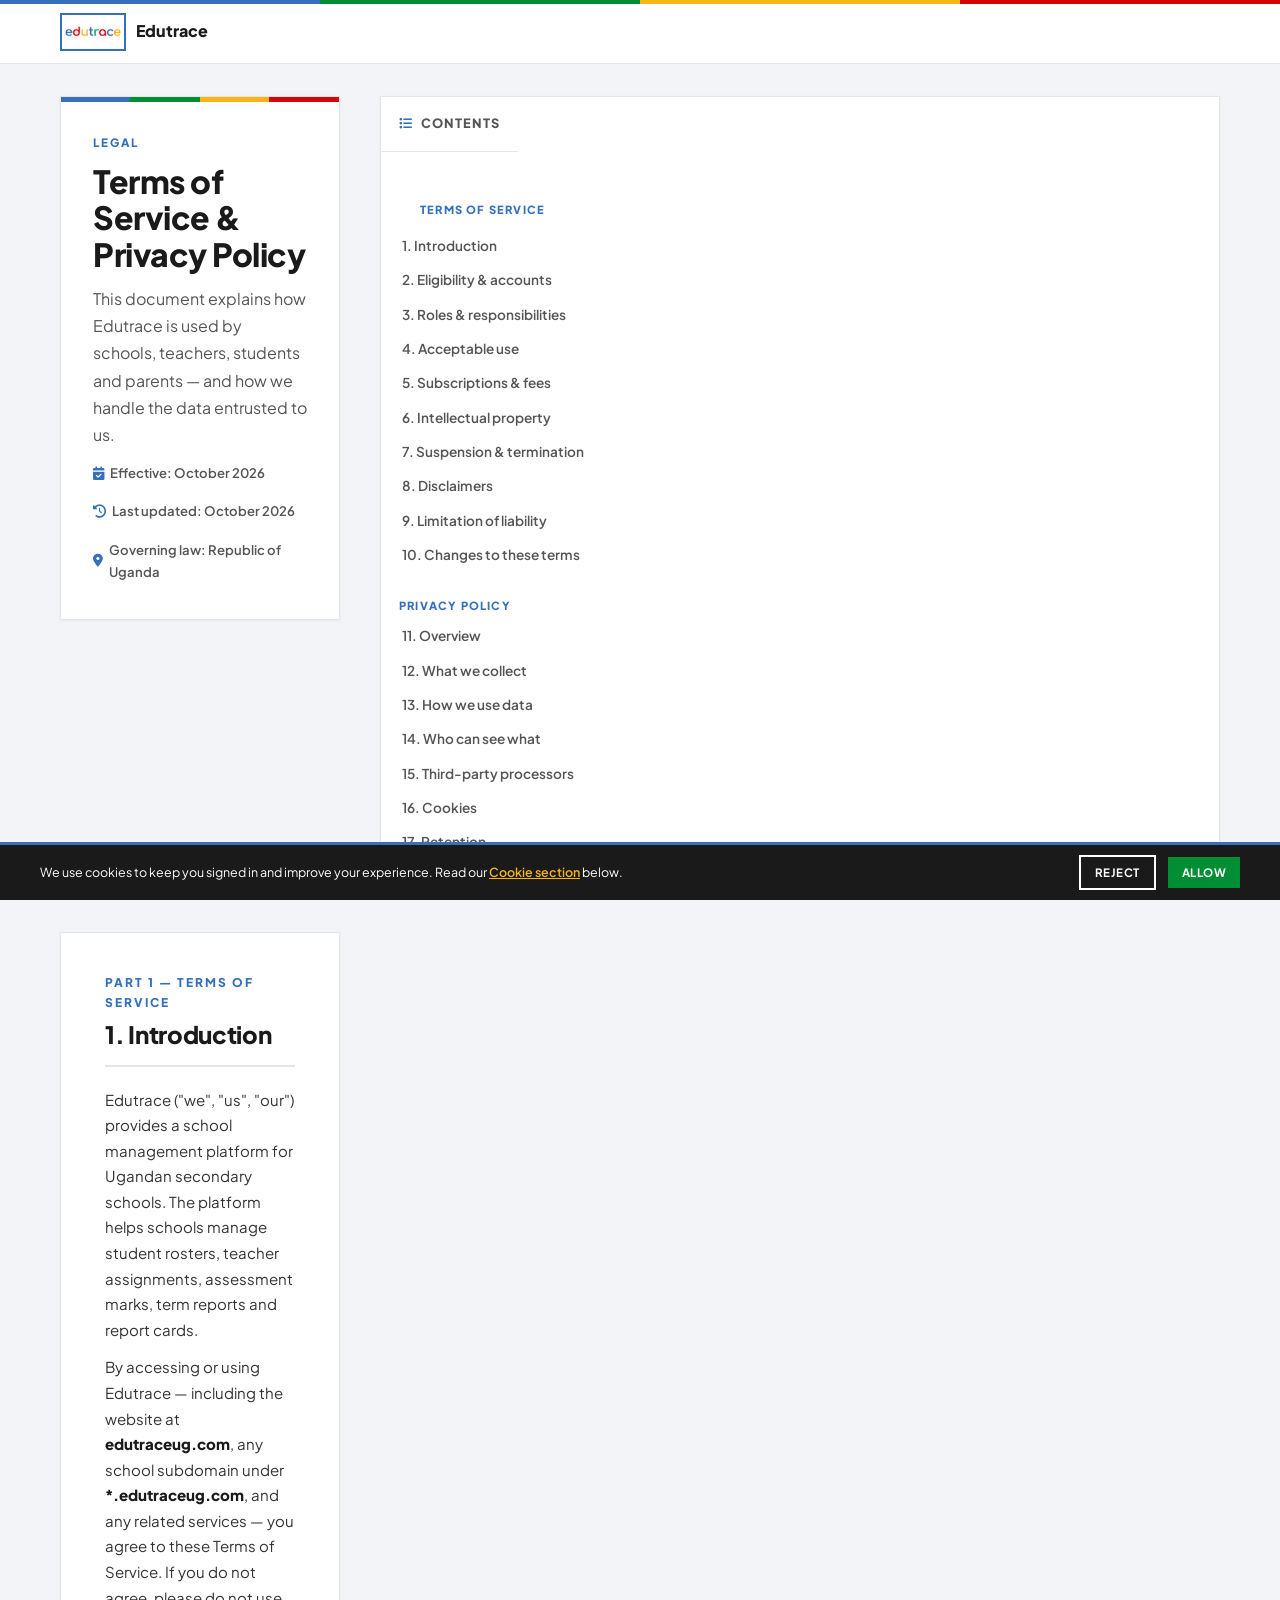
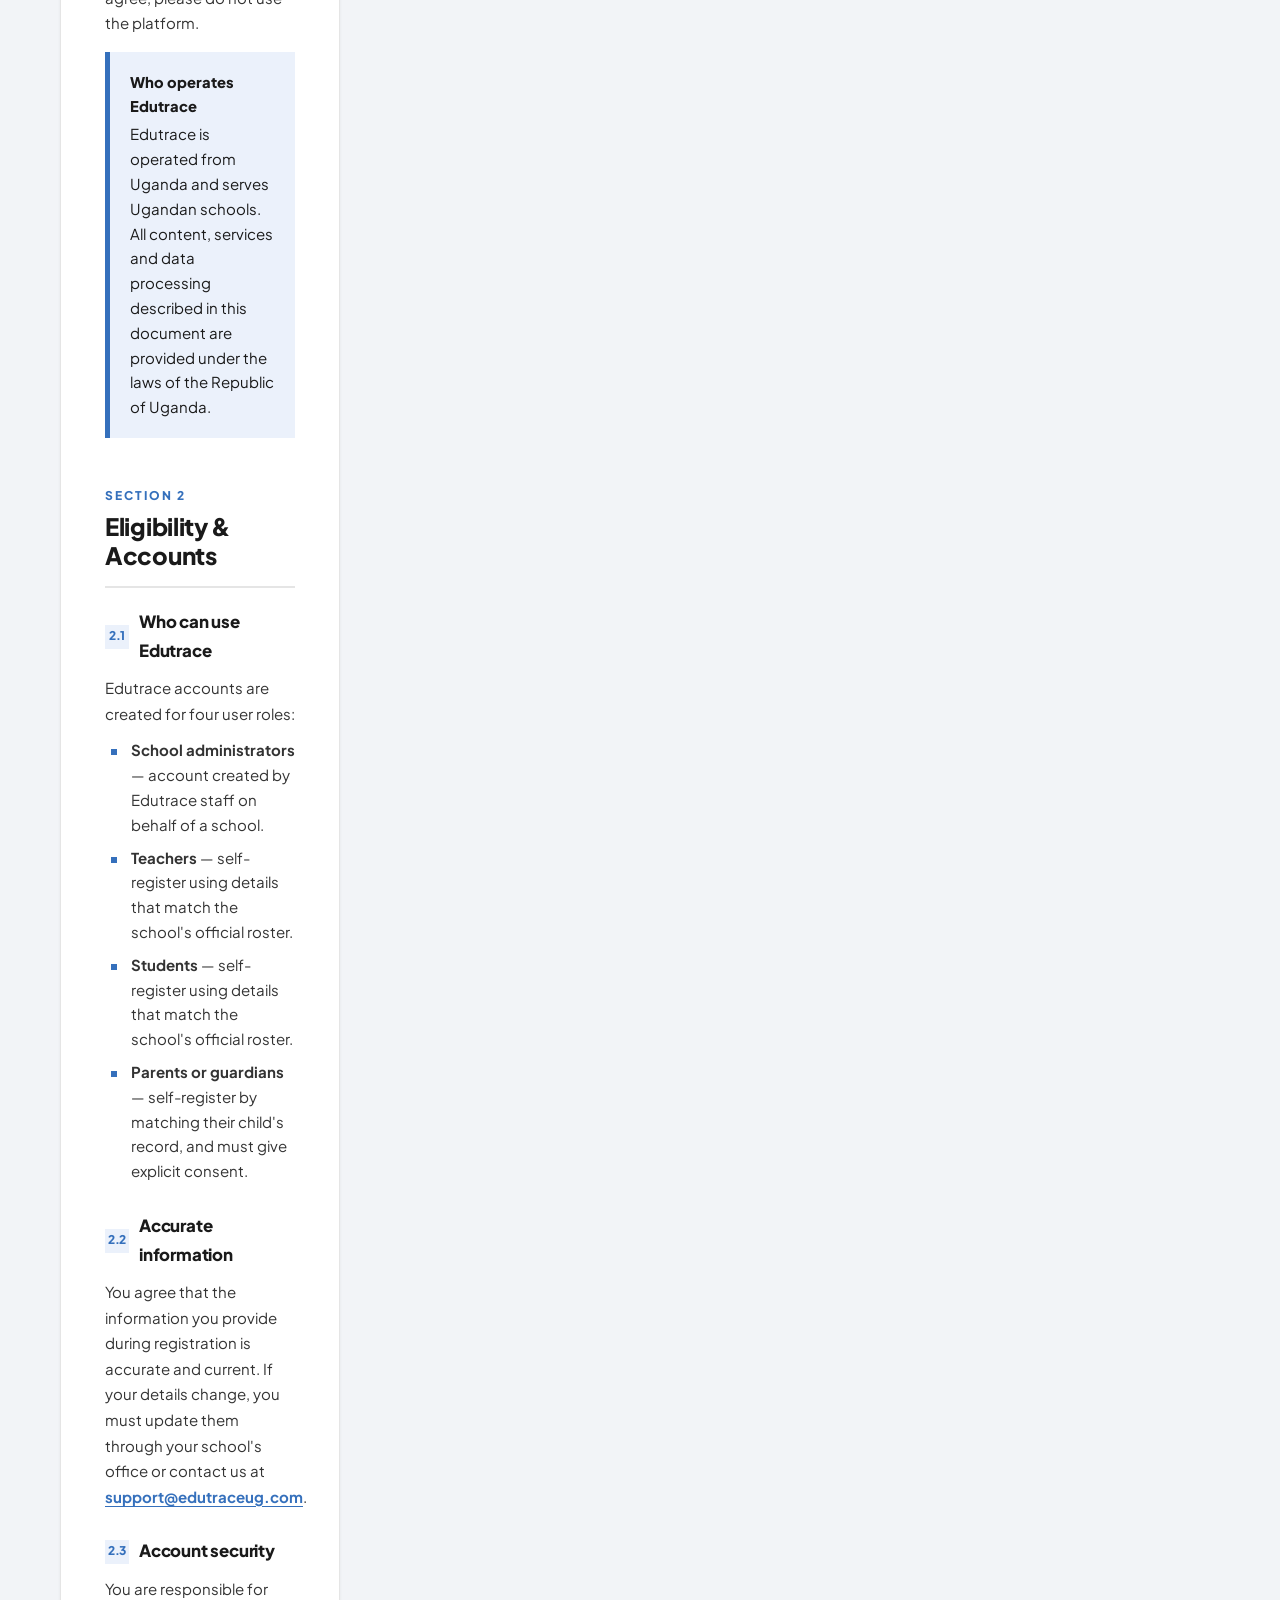
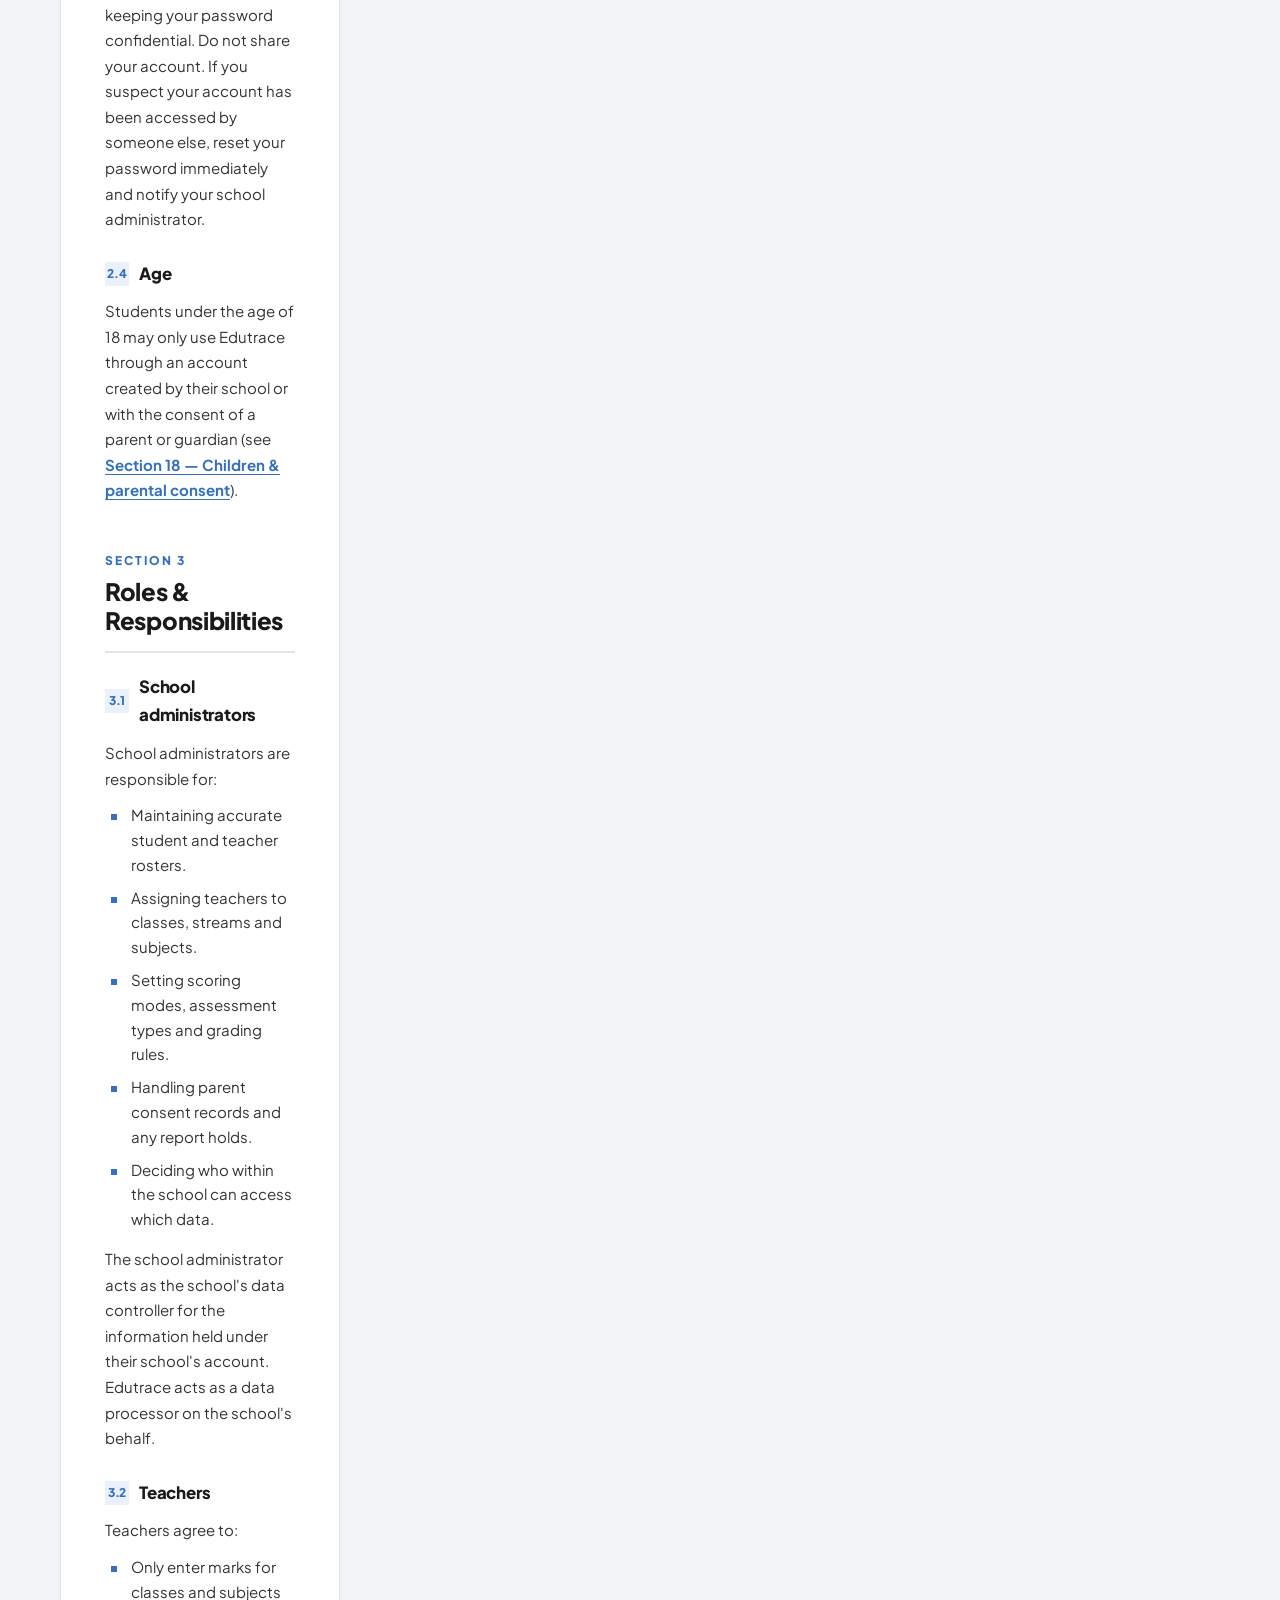
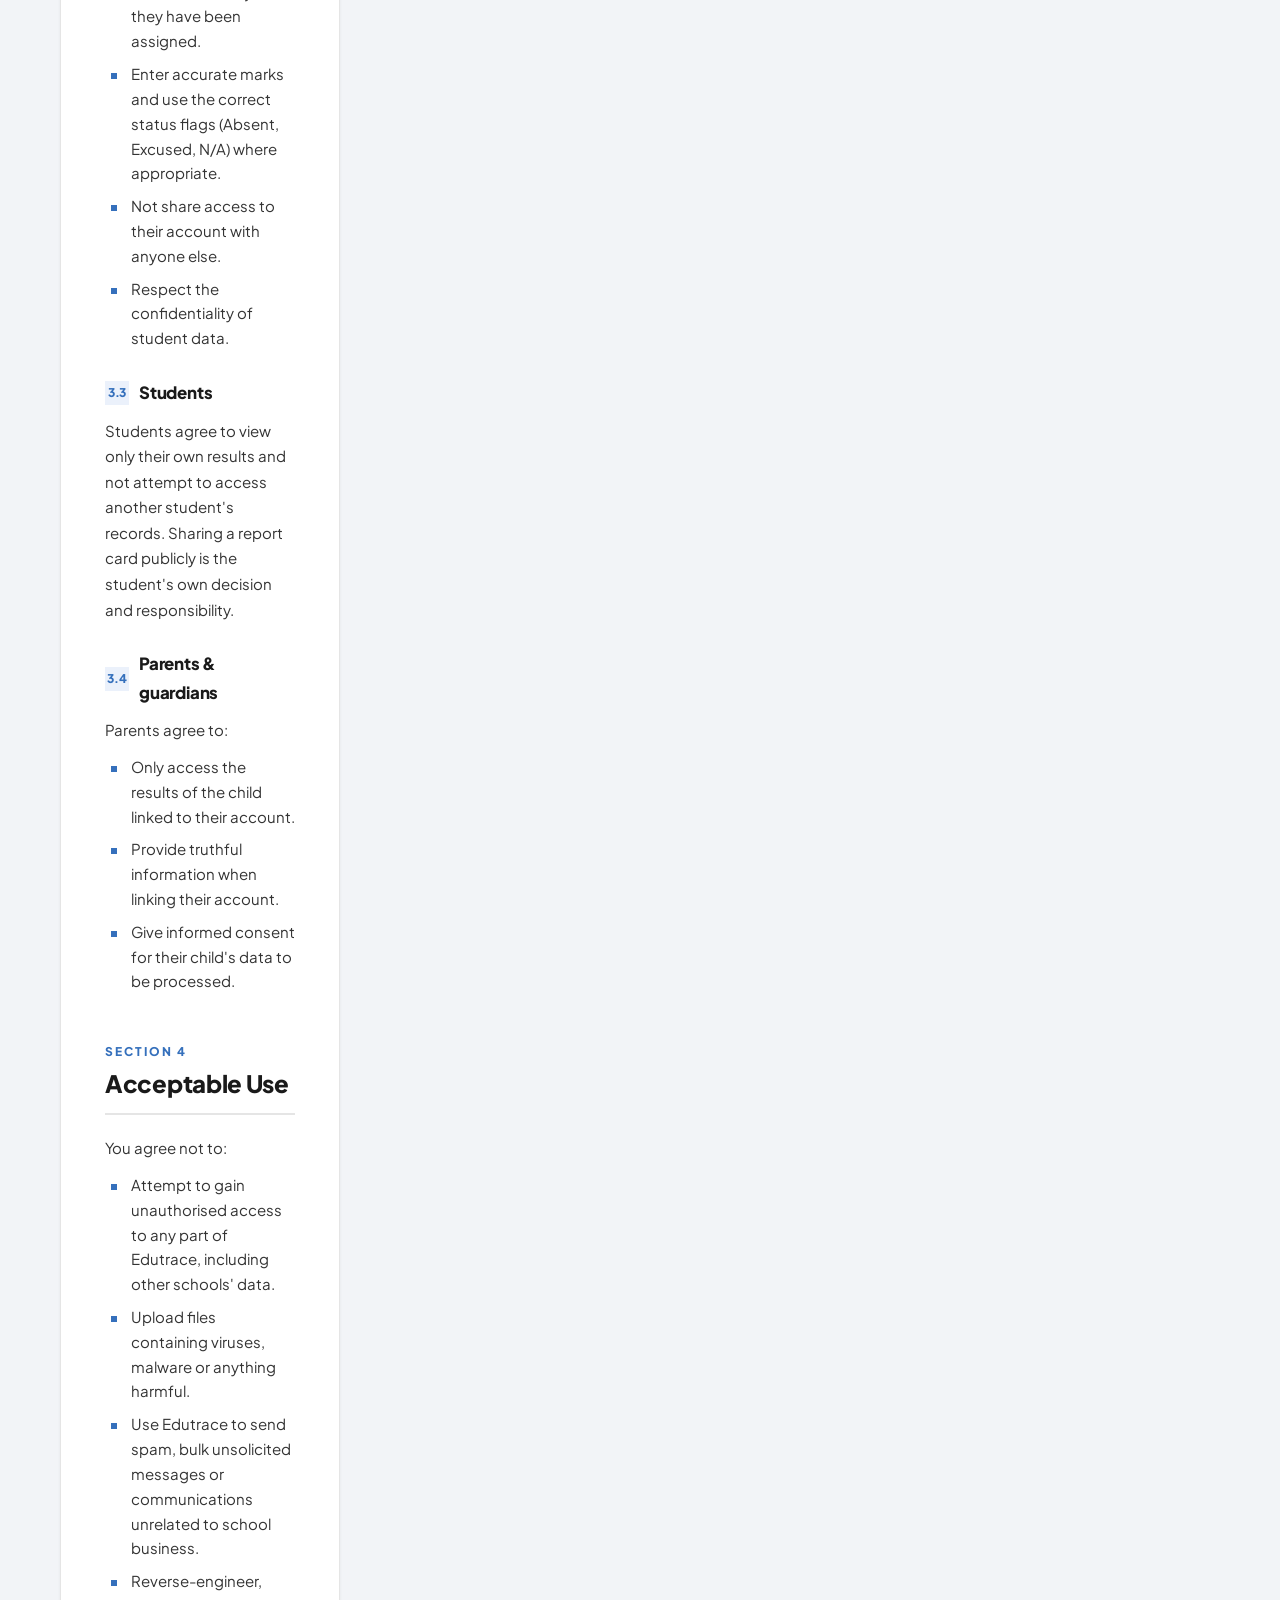
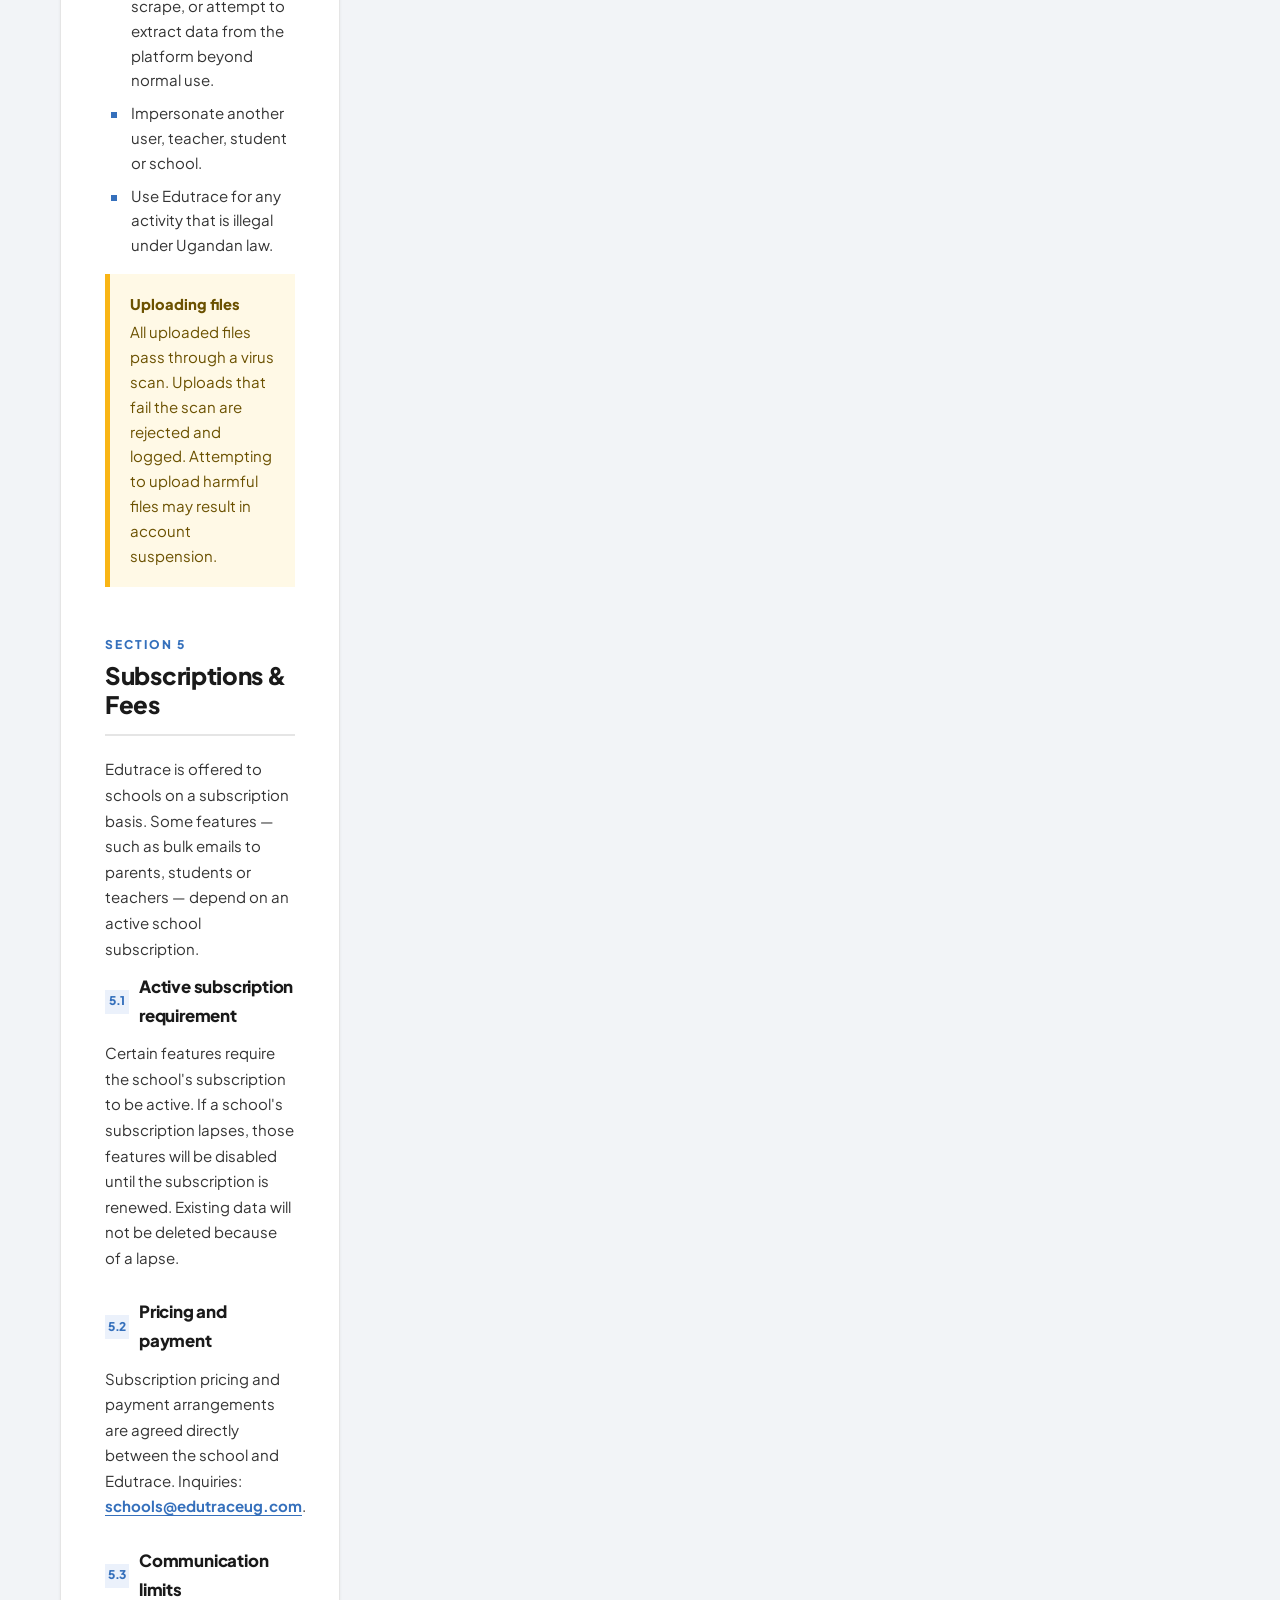
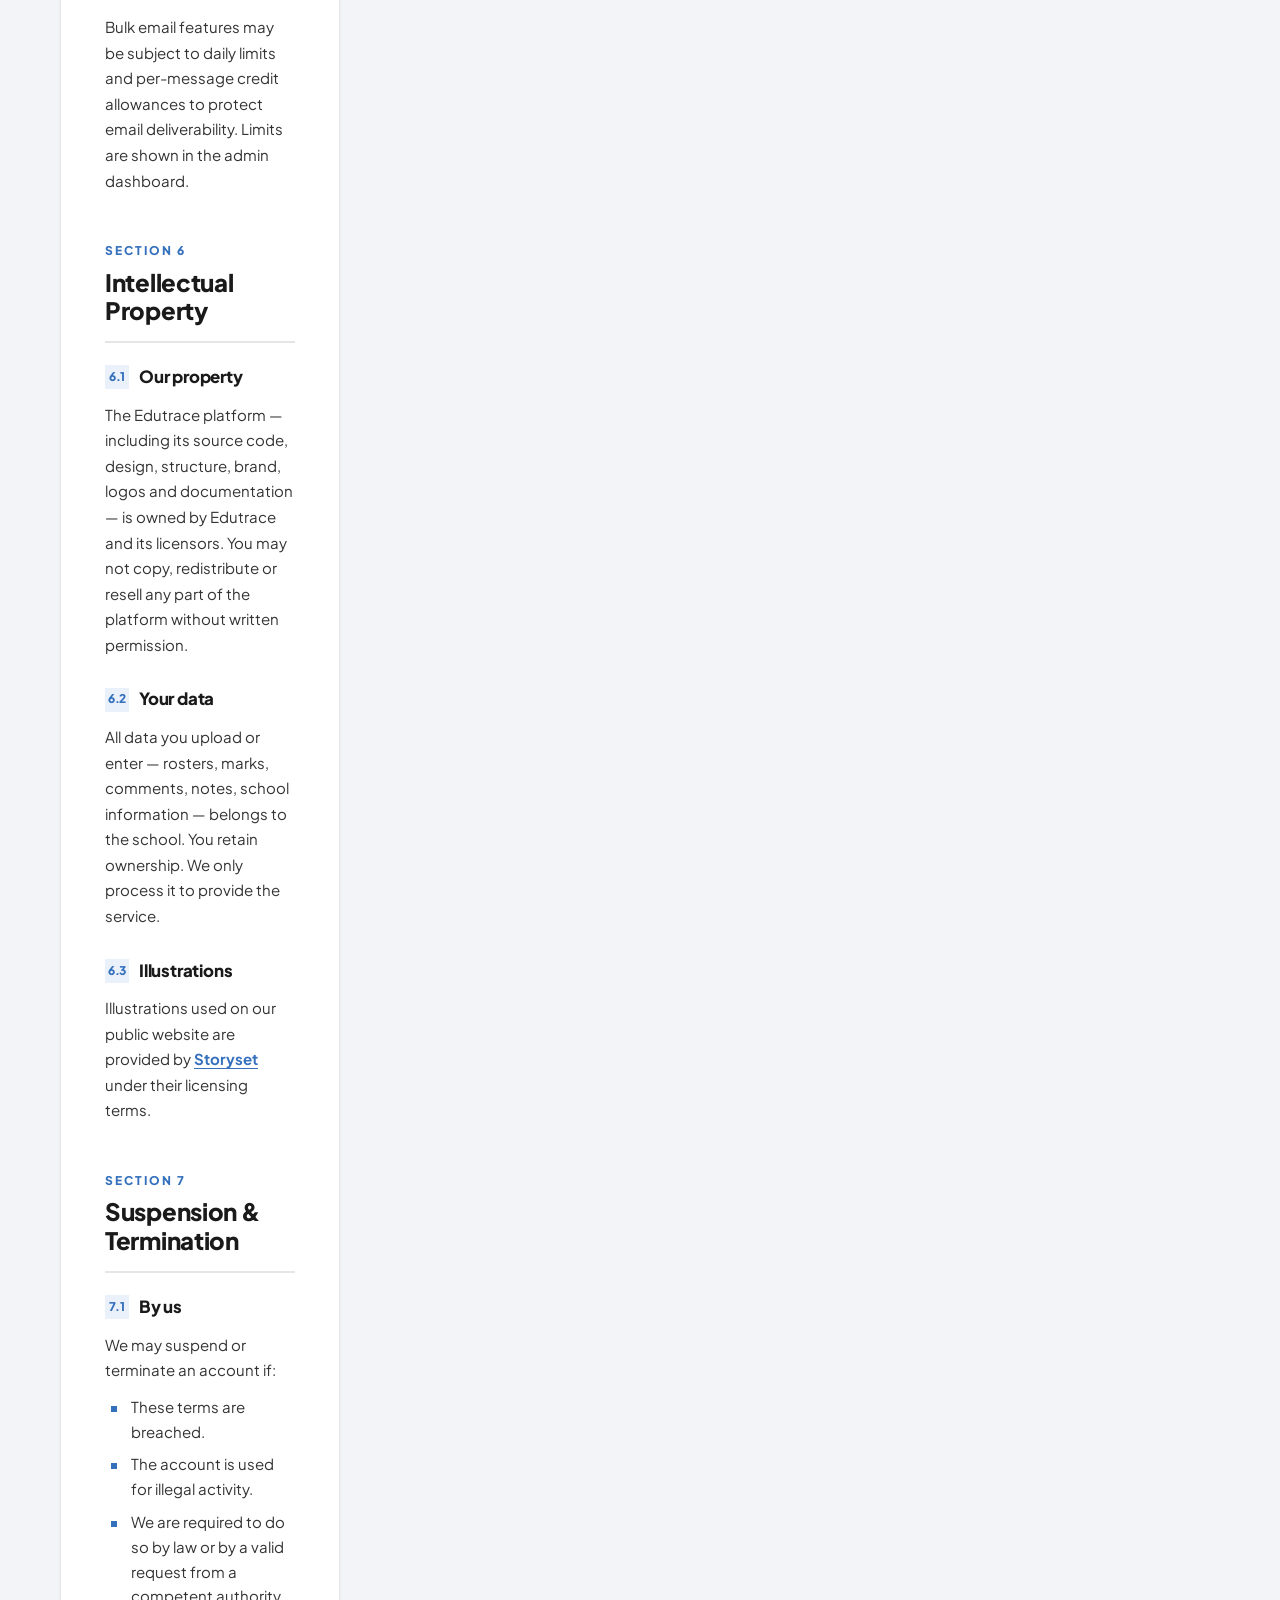
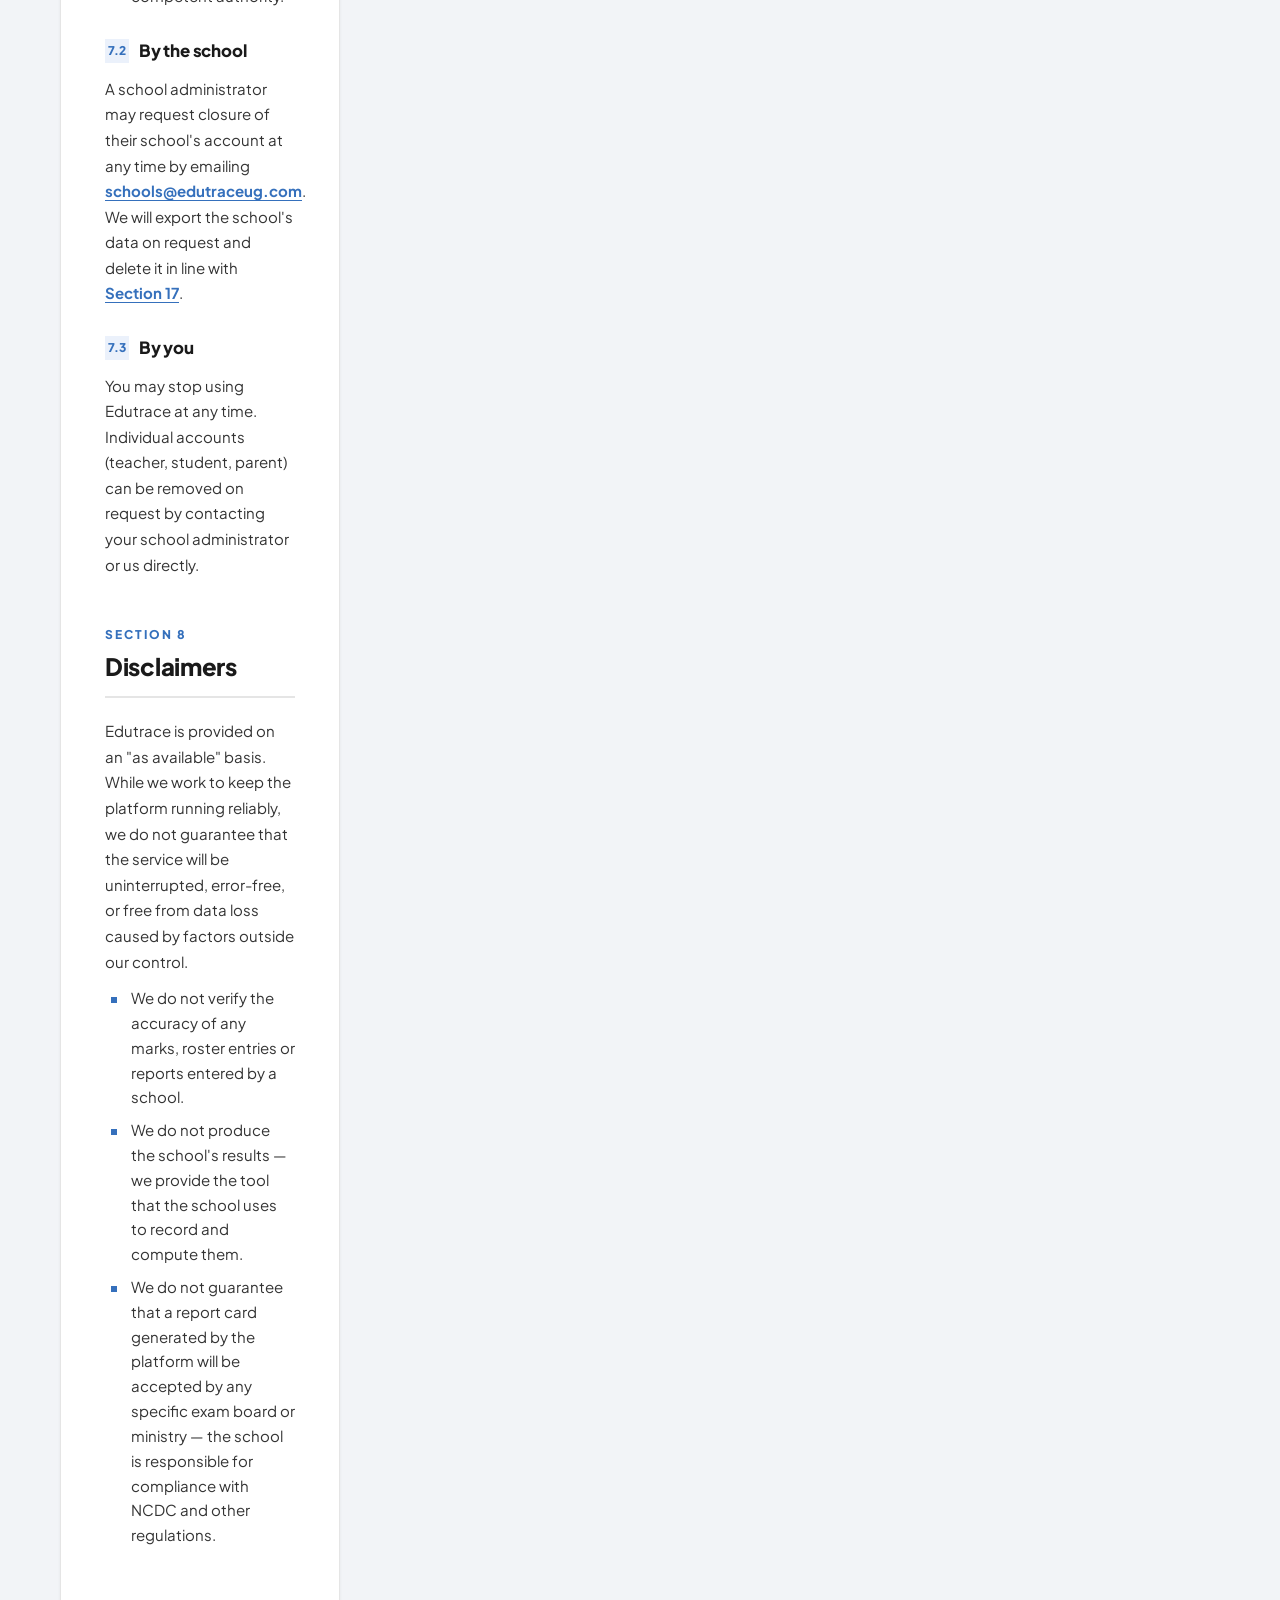
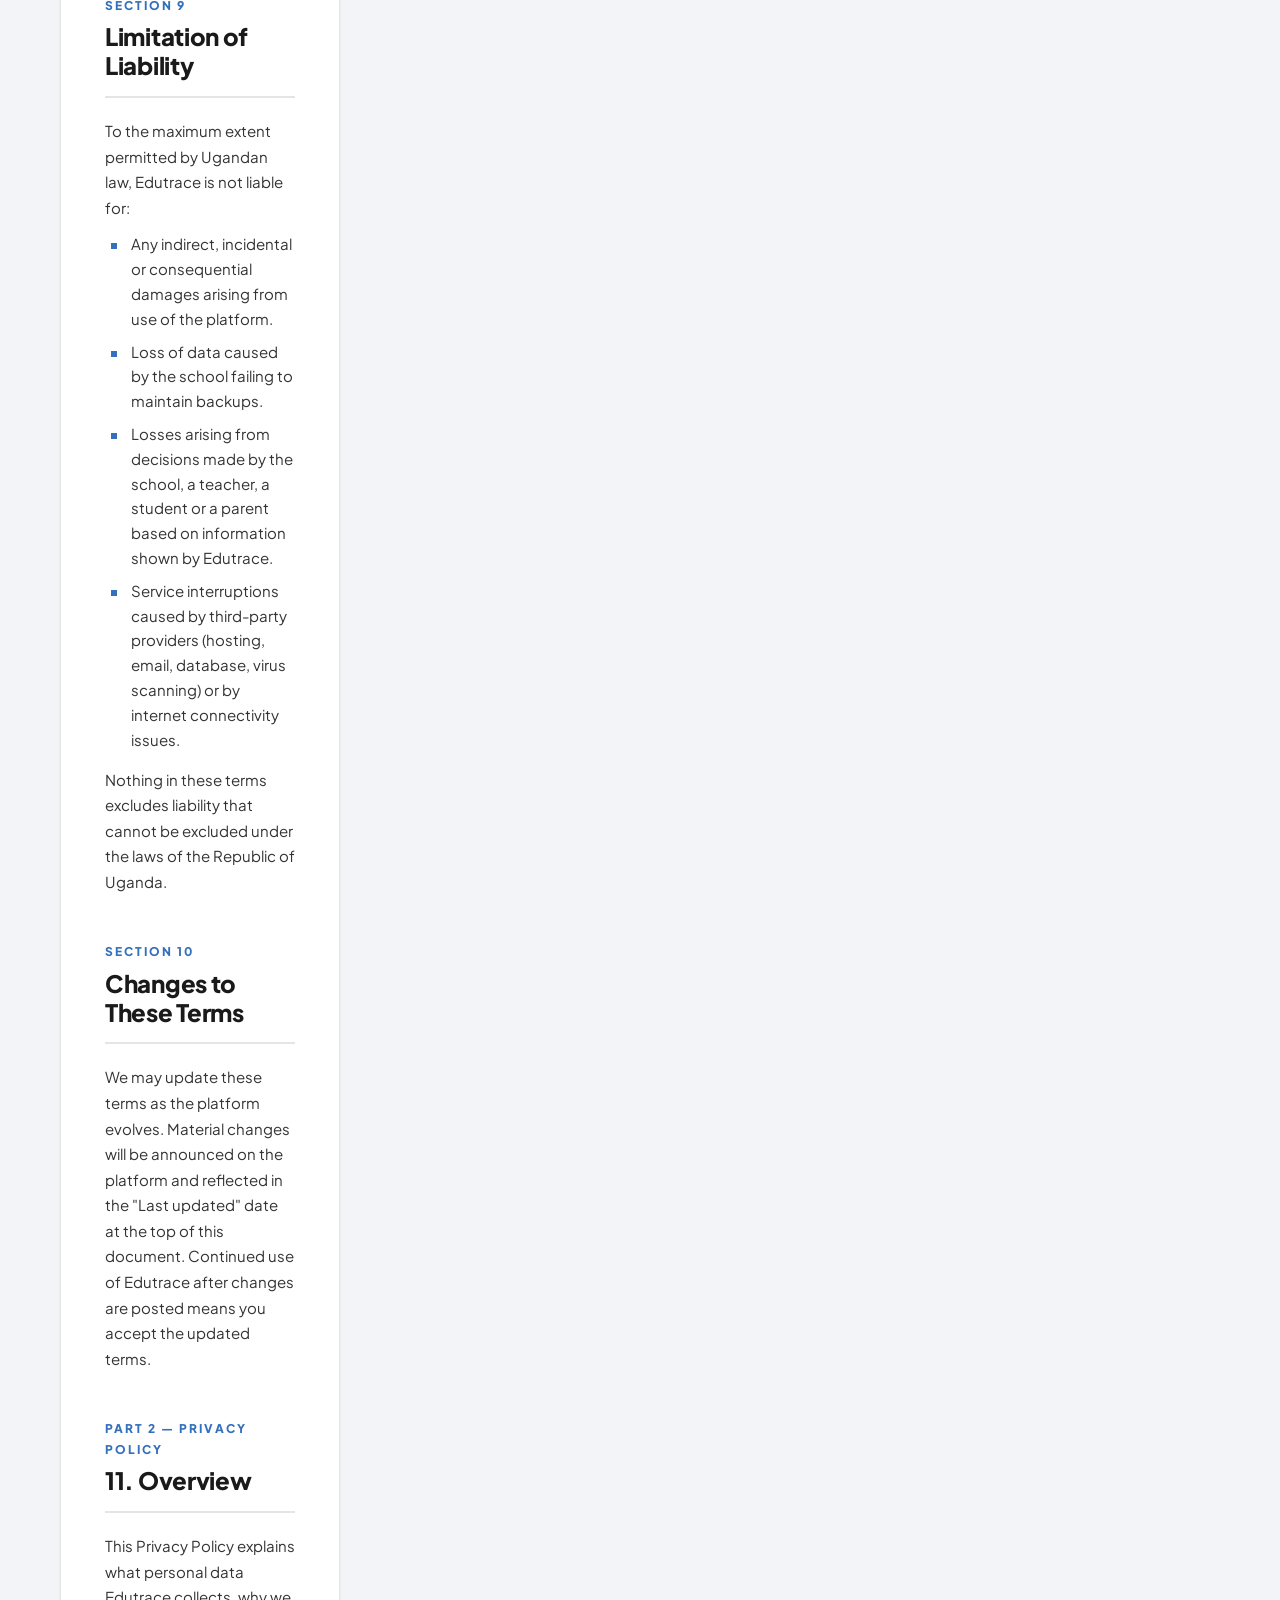
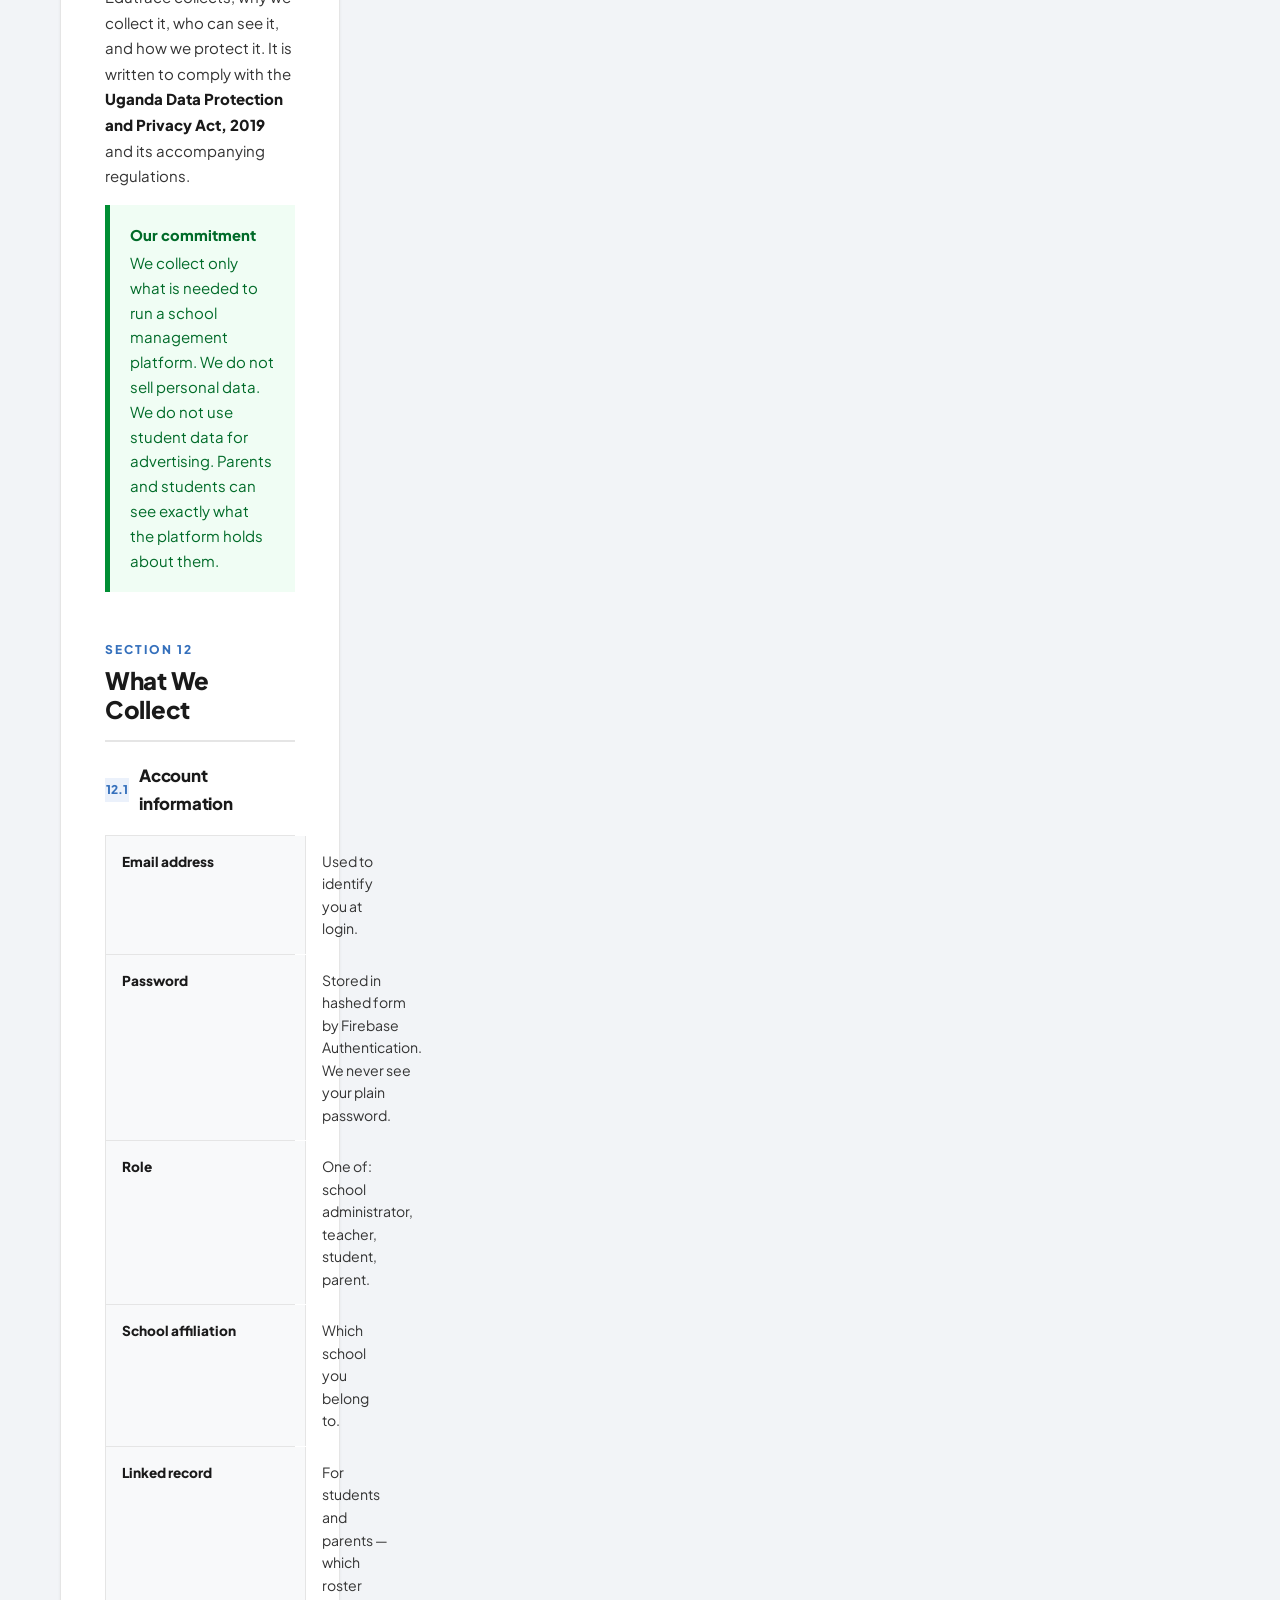
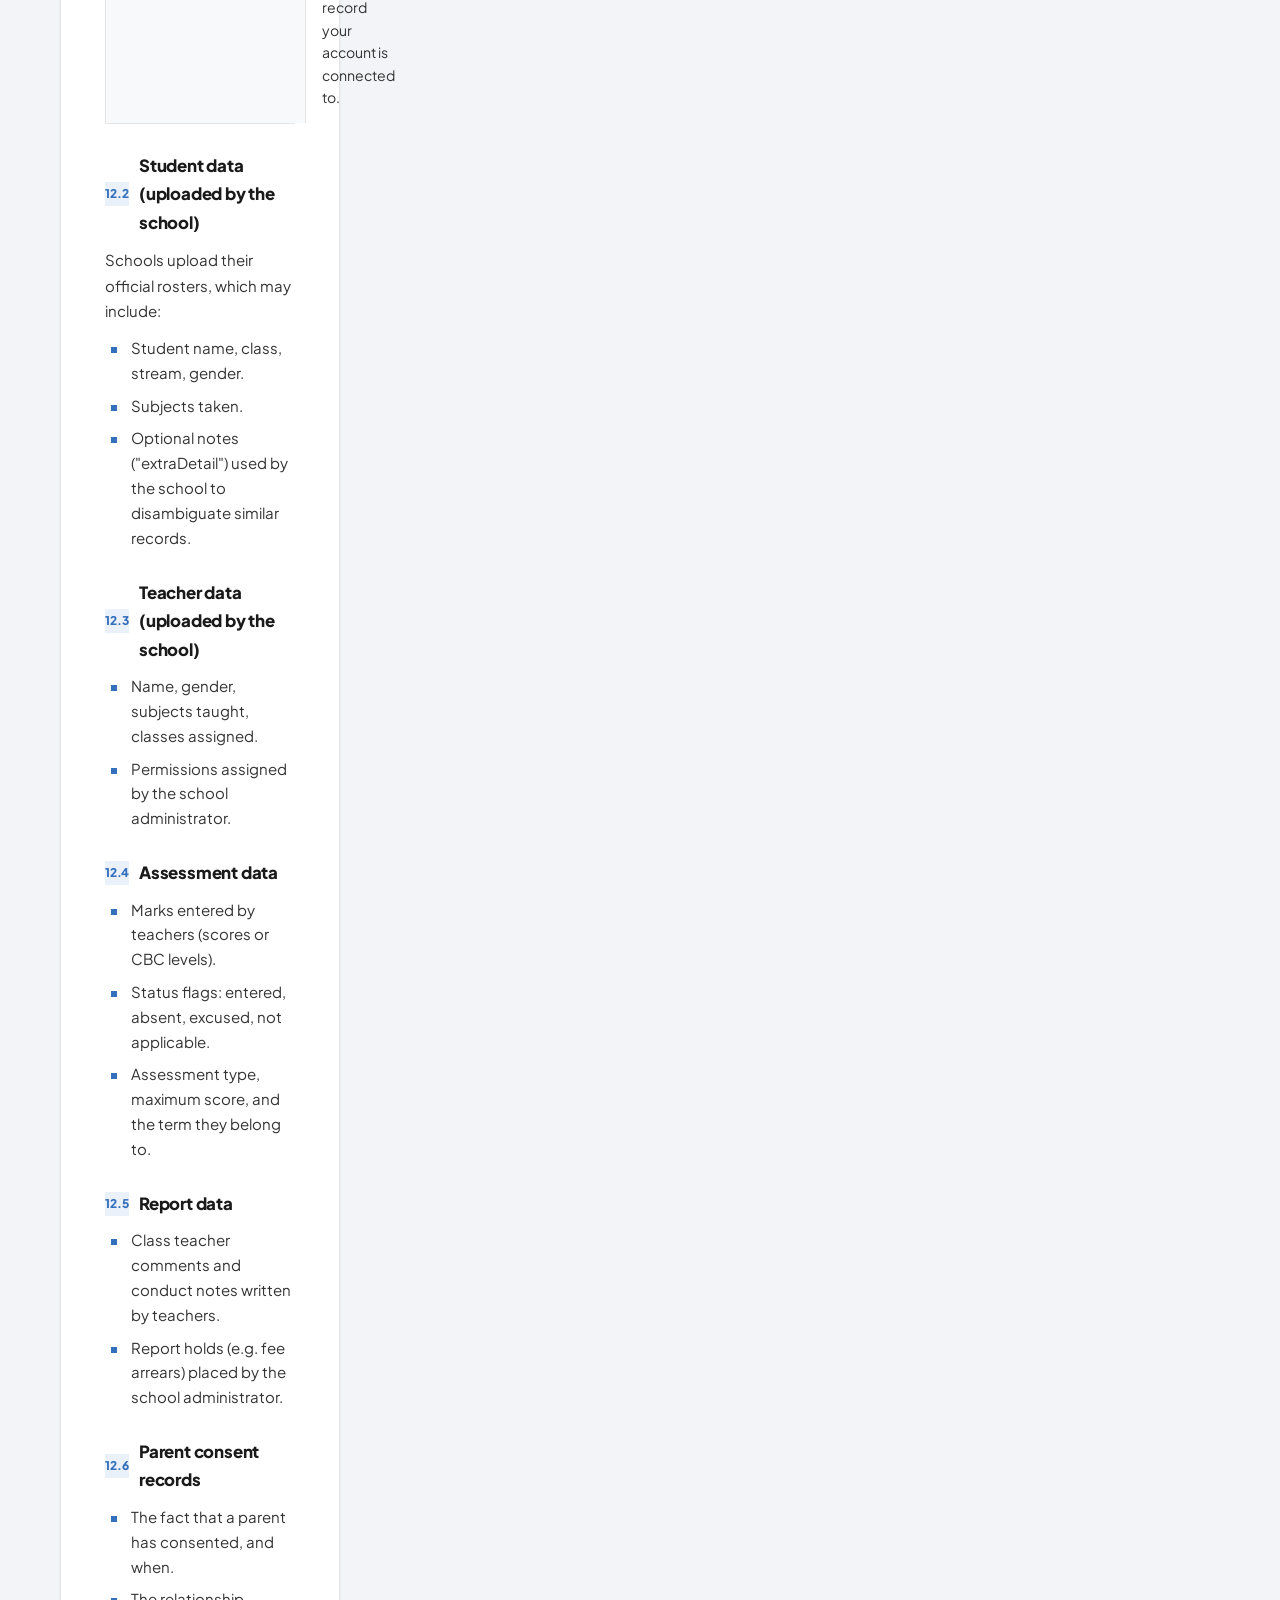
<file: terms-policy.html>
<!DOCTYPE html>
<html lang="en-UG">
<head>
<meta charset="UTF-8">
<meta name="viewport" content="width=device-width, initial-scale=1.0">
<meta name="theme-color" content="#3570BC">
<title>Terms &amp; Policies | Edutrace</title>
<meta name="description" content="Edutrace Terms of Service and Privacy Policy. How we handle school, teacher, student and parent data.">
<meta name="robots" content="index, follow">

<link rel="icon" type="image/jpeg" href="/edutrace-favicon.jpg">
<link rel="apple-touch-icon" href="/edutrace-favicon.jpg">

<link rel="preconnect" href="https://fonts.googleapis.com">
<link rel="preconnect" href="https://fonts.gstatic.com" crossorigin>
<link href="https://fonts.googleapis.com/css2?family=Plus+Jakarta+Sans:wght@400;500;600;700;800&display=swap" rel="stylesheet">
<link rel="stylesheet" href="https://cdnjs.cloudflare.com/ajax/libs/font-awesome/6.4.0/css/all.min.css">

<style>
:root{
  --primary:#3570BC;
  --primary-dark:#2A5A96;
  --primary-light:#EBF1FB;
  --green:#008E34;--yellow:#F9B515;--red:#D7040A;
  --dark:#1A1A1A;--muted:#555;--border:#E5E5E5;--light:#F8F9FA;--white:#fff;
  --bg:#F2F4F7;
  --font:'Plus Jakarta Sans',Arial,sans-serif;
  --header-h:64px;
  --shadow:0 1px 3px rgba(0,0,0,.06);
  --shadow-lg:0 8px 24px rgba(0,0,0,.1);
}
*{margin:0;padding:0;box-sizing:border-box;border-radius:0!important}
html{scroll-behavior:smooth;scroll-padding-top:90px}
body{font-family:var(--font);color:var(--dark);line-height:1.7;background:var(--bg);-webkit-font-smoothing:antialiased;min-height:100vh}
img{max-width:100%;height:auto;display:block}
a{text-decoration:none;color:inherit}
ul,ol{list-style:none}
button{font-family:inherit;cursor:pointer;border:none;background:none;color:inherit}
input,select{font-family:inherit;font-size:1rem;color:inherit}
:focus-visible{outline:3px solid var(--yellow);outline-offset:2px}
::-webkit-scrollbar{width:8px;height:8px}
::-webkit-scrollbar-thumb{background:#ccc}

/* noscript */
.noscript-bar{background:var(--red);color:#fff;padding:12px 16px;text-align:center;font-weight:600;font-size:.9rem}

/* cookie */
.cookie{position:fixed;left:0;right:0;bottom:0;background:var(--dark);color:#fff;z-index:9999;display:none;border-top:3px solid var(--primary)}
.cookie.show{display:block}
.cookie-in{width:96%;max-width:1200px;margin:0 auto;display:flex;align-items:center;gap:12px;padding:10px 0;flex-wrap:wrap}
.cookie-text{flex:1;font-size:.78rem;min-width:200px}
.cookie-text a{color:var(--yellow);text-decoration:underline;font-weight:600}
.cookie-btn{padding:8px 14px;font-weight:700;font-size:.72rem;text-transform:uppercase;letter-spacing:.5px}
.cookie-btn.allow{background:var(--green);color:#fff}
.cookie-btn.reject{border:2px solid #fff;color:#fff}

/* header */
.header{position:fixed;top:0;left:0;right:0;height:var(--header-h);background:#fff;border-bottom:1px solid var(--border);z-index:100;display:flex;align-items:center}
.header::before{content:"";position:absolute;top:0;left:0;right:0;height:4px;background:linear-gradient(90deg,var(--primary) 25%,var(--green) 25% 50%,var(--yellow) 50% 75%,var(--red) 75%)}
.header-inner{display:flex;align-items:center;gap:14px;width:100%;padding:0 20px;max-width:1200px;margin:0 auto}
.h-brand{display:flex;align-items:center;gap:10px;flex-shrink:0}
.h-brand img{height:38px;width:auto;border:2px solid var(--primary);background:#fff;object-fit:contain}
.h-brand .h-name{font-weight:800;font-size:1rem;line-height:1.15}
.h-spacer{flex:1}
.h-back{font-size:.85rem;font-weight:700;color:var(--muted);display:inline-flex;align-items:center;gap:8px;padding:8px 14px;border:2px solid var(--border)}
.h-back:hover{border-color:var(--primary);color:var(--primary)}

/* layout */
.layout{padding-top:var(--header-h);min-height:100vh;padding-bottom:60px}
.main{max-width:1200px;margin:0 auto;padding:32px 20px;display:grid;grid-template-columns:280px 1fr;gap:40px;align-items:start}

/* hero */
.hero{grid-column:1/-1;background:#fff;border:1px solid var(--border);box-shadow:var(--shadow);padding:36px 32px;position:relative;overflow:hidden;margin-bottom:8px}
.hero::before{content:"";position:absolute;top:0;left:0;right:0;height:5px;background:linear-gradient(90deg,var(--primary) 25%,var(--green) 25% 50%,var(--yellow) 50% 75%,var(--red) 75%)}
.hero .label{font-size:.72rem;font-weight:800;text-transform:uppercase;letter-spacing:2px;color:var(--primary);margin-bottom:10px;display:block}
.hero h1{font-size:2rem;font-weight:800;letter-spacing:-.5px;line-height:1.15;margin-bottom:12px}
.hero p{color:var(--muted);font-size:1rem;max-width:640px;margin-bottom:14px}
.hero .meta{font-size:.82rem;color:var(--muted);font-weight:600;display:flex;gap:16px;flex-wrap:wrap}
.hero .meta span{display:inline-flex;align-items:center;gap:6px}
.hero .meta i{color:var(--primary)}

/* toc */
.toc{position:sticky;top:calc(var(--header-h) + 20px);background:#fff;border:1px solid var(--border);box-shadow:var(--shadow);max-height:calc(100vh - var(--header-h) - 40px);overflow-y:auto}
.toc-head{padding:16px 18px;border-bottom:1px solid var(--border);font-weight:800;font-size:.8rem;text-transform:uppercase;letter-spacing:1px;color:var(--muted);display:flex;align-items:center;gap:8px}
.toc-head i{color:var(--primary)}
.toc-nav{padding:10px 0}
.toc-group{padding:8px 0}
.toc-group-title{padding:8px 18px 4px;font-size:.7rem;font-weight:800;text-transform:uppercase;letter-spacing:1.2px;color:var(--primary)}
.toc-nav a{display:block;padding:8px 18px;font-size:.85rem;font-weight:600;color:var(--muted);border-left:3px solid transparent;transition:all .15s;line-height:1.35}
.toc-nav a:hover{background:var(--light);color:var(--primary);border-left-color:var(--primary)}

/* content */
.content{background:#fff;border:1px solid var(--border);box-shadow:var(--shadow);padding:40px 44px;min-width:0}
.content > section{margin-bottom:48px}
.content > section:last-child{margin-bottom:0}

.section-head{margin-bottom:20px;padding-bottom:16px;border-bottom:2px solid var(--border)}
.section-head .num{font-size:.75rem;font-weight:800;text-transform:uppercase;letter-spacing:2px;color:var(--primary);margin-bottom:6px;display:block}
.section-head h2{font-size:1.5rem;font-weight:800;letter-spacing:-.3px;line-height:1.2;color:var(--dark)}
.section-head .sub{color:var(--muted);font-size:.92rem;margin-top:8px}

.content h3{font-size:1.05rem;font-weight:800;margin:28px 0 10px;letter-spacing:-.2px;color:var(--dark);display:flex;align-items:center;gap:10px}
.content h3:first-of-type{margin-top:0}
.content h3 .h-num{display:inline-flex;align-items:center;justify-content:center;width:24px;height:24px;background:var(--primary-light);color:var(--primary);font-size:.75rem;font-weight:800;flex-shrink:0}
.content h4{font-size:.95rem;font-weight:800;margin:20px 0 8px;color:var(--dark)}
.content p{margin-bottom:12px;font-size:.94rem;color:#333}
.content p strong{font-weight:800;color:var(--dark)}
.content ul,.content ol{margin:8px 0 14px 0;padding-left:0}
.content ul li,.content ol li{position:relative;padding-left:26px;margin-bottom:8px;font-size:.94rem;color:#333;line-height:1.65}
.content ul li::before{content:"";position:absolute;left:6px;top:11px;width:6px;height:6px;background:var(--primary)}
.content ol{counter-reset:item}
.content ol li{counter-increment:item;padding-left:34px}
.content ol li::before{content:counter(item);position:absolute;left:0;top:1px;font-size:.78rem;font-weight:800;color:var(--primary);width:22px;height:22px;display:flex;align-items:center;justify-content:center;border:1px solid var(--primary)}
.content a.inline{color:var(--primary);font-weight:700;text-decoration:underline;text-underline-offset:3px}
.content a.inline:hover{color:var(--primary-dark)}

/* callout boxes */
.callout{padding:18px 20px;margin:16px 0;border-left:5px solid var(--primary);background:var(--primary-light);font-size:.92rem;line-height:1.65}
.callout.warn{border-left-color:var(--yellow);background:#FFF9E6;color:#6B5100}
.callout.important{border-left-color:var(--red);background:#FEF2F2;color:#7A1616}
.callout.success{border-left-color:var(--green);background:#F0FDF4;color:#006B29}
.callout strong{font-weight:800;display:block;margin-bottom:4px}
.callout p{margin-bottom:6px;color:inherit}
.callout p:last-child{margin-bottom:0}

/* definition rows */
.def-table{margin:16px 0;border:1px solid var(--border)}
.def-row{display:grid;grid-template-columns:200px 1fr;border-bottom:1px solid var(--border)}
.def-row:last-child{border-bottom:none}
.def-row .key{padding:14px 16px;background:var(--light);font-weight:800;font-size:.85rem;color:var(--dark);border-right:1px solid var(--border)}
.def-row .val{padding:14px 16px;font-size:.88rem;color:#333;line-height:1.6}

/* contact card */
.contact-card{background:var(--light);border:1px solid var(--border);padding:24px;margin-top:20px}
.contact-card h4{font-size:.95rem;font-weight:800;margin-bottom:14px;text-transform:uppercase;letter-spacing:.5px;font-size:.8rem;color:var(--muted)}
.contact-card .contact-row{display:flex;align-items:center;gap:12px;padding:10px 0;font-size:.92rem;border-bottom:1px solid var(--border)}
.contact-card .contact-row:last-child{border-bottom:none;padding-bottom:0}
.contact-card .contact-row i{color:var(--primary);width:20px;text-align:center;flex-shrink:0}
.contact-card .contact-row a{color:var(--primary);font-weight:700}
.contact-card .contact-row a:hover{text-decoration:underline}

/* footer */
footer{background:#111;color:#bbb;padding-top:48px;border-top:5px solid var(--primary);margin-top:40px}
.fgrid{max-width:1200px;margin:0 auto;padding:0 20px 32px;display:grid;grid-template-columns:1.4fr 1fr 1fr;gap:36px}
.fgrid img{width:42px;height:42px;margin-bottom:12px}
.fgrid h4{color:#fff;font-size:.82rem;font-weight:700;text-transform:uppercase;letter-spacing:1.5px;margin-bottom:16px}
.fgrid .name{color:#fff;font-size:1.1rem;font-weight:800;margin-bottom:8px;text-transform:none;letter-spacing:0}
.fgrid p,.fgrid a{font-size:.86rem}
.fgrid li{margin-bottom:10px}
.fgrid a:hover{color:var(--yellow)}
.fgrid .c{display:flex;gap:10px;margin-bottom:12px;align-items:flex-start;font-size:.86rem}
.fgrid .c i{color:var(--yellow);margin-top:4px}
.fbot{background:#080808;padding:20px 0;text-align:center;font-size:.8rem}
.fbot .credit{color:#777;font-size:.76rem;margin-top:4px}
.fbot .credit a{color:#999;text-decoration:underline}

/* responsive */
@media(max-width:980px){
  .main{grid-template-columns:1fr;gap:24px}
  .toc{position:static;max-height:none;order:2}
  .content{padding:28px 24px;order:1}
  .hero{order:0}
}
@media(max-width:640px){
  .main{padding:20px 16px}
  .hero{padding:26px 22px}
  .hero h1{font-size:1.5rem}
  .content{padding:22px 18px}
  .section-head h2{font-size:1.2rem}
  .content h3{font-size:.98rem}
  .def-row{grid-template-columns:1fr}
  .def-row .key{border-right:none;border-bottom:1px solid var(--border)}
  .fgrid{grid-template-columns:1fr;gap:28px}
  .h-back span{display:none}
}
@media(prefers-reduced-motion:reduce){html{scroll-behavior:auto}}
</style>
</head>
<body>

<noscript><div class="noscript-bar"><i class="fa-solid fa-triangle-exclamation"></i> JavaScript is required for the cookie preference controls on this page.</div></noscript>

<div class="cookie" id="cookie" role="dialog" aria-label="Cookie consent">
  <div class="cookie-in">
    <div class="cookie-text">We use cookies to keep you signed in and improve your experience. Read our <a href="#cookies">Cookie section</a> below.</div>
    <button class="cookie-btn reject" id="cookieReject" type="button">Reject</button>
    <button class="cookie-btn allow" id="cookieAllow" type="button">Allow</button>
  </div>
</div>

<header class="header">
  <div class="header-inner">
    <a href="/" class="h-brand">
      <img src="/logo.png" alt="Edutrace logo">
      <span class="h-name">Edutrace</span>

  </div>
</header>

<div class="layout">
  <div class="main">

    <!-- hero -->
    <div class="hero">
      <span class="label">Legal</span>
      <h1>Terms of Service &amp; Privacy Policy</h1>
      <p>This document explains how Edutrace is used by schools, teachers, students and parents — and how we handle the data entrusted to us.</p>
      <div class="meta">
        <span><i class="fa-solid fa-calendar-check"></i> Effective: October 2026</span>
        <span><i class="fa-solid fa-clock-rotate-left"></i> Last updated: October 2026</span>
        <span><i class="fa-solid fa-location-dot"></i> Governing law: Republic of Uganda</span>
      </div>
    </div>

    <!-- TOC -->
    <nav class="toc" aria-label="Table of contents">
      <div class="toc-head"><i class="fa-solid fa-list"></i> Contents</div>
      <div class="toc-nav">
        <div class="toc-group">
          <div class="toc-group-title">Terms of Service</div>
          <a href="#intro">1. Introduction</a>
          <a href="#eligibility">2. Eligibility &amp; accounts</a>
          <a href="#roles">3. Roles &amp; responsibilities</a>
          <a href="#acceptable">4. Acceptable use</a>
          <a href="#subscriptions">5. Subscriptions &amp; fees</a>
          <a href="#ip">6. Intellectual property</a>
          <a href="#termination">7. Suspension &amp; termination</a>
          <a href="#disclaimers">8. Disclaimers</a>
          <a href="#liability">9. Limitation of liability</a>
          <a href="#changes-terms">10. Changes to these terms</a>
        </div>
        <div class="toc-group">
          <div class="toc-group-title">Privacy Policy</div>
          <a href="#privacy-intro">11. Overview</a>
          <a href="#data-collect">12. What we collect</a>
          <a href="#data-use">13. How we use data</a>
          <a href="#data-access">14. Who can see what</a>
          <a href="#processors">15. Third-party processors</a>
          <a href="#cookies">16. Cookies</a>
          <a href="#retention">17. Retention</a>
          <a href="#children">18. Children &amp; parental consent</a>
          <a href="#security">19. Security</a>
          <a href="#rights">20. Your rights</a>
          <a href="#transfers">21. International transfers</a>
          <a href="#changes-privacy">22. Changes to this policy</a>
        </div>
        <div class="toc-group">
          <div class="toc-group-title">Support</div>
          <a href="#contact">23. Contact us</a>
        </div>
      </div>
    </nav>

    <!-- content -->
    <div class="content">

      <!-- =================== TERMS OF SERVICE =================== -->

      <section id="intro">
        <div class="section-head">
          <span class="num">Part 1 — Terms of Service</span>
          <h2>1. Introduction</h2>
        </div>
        <p>Edutrace ("we", "us", "our") provides a school management platform for Ugandan secondary schools. The platform helps schools manage student rosters, teacher assignments, assessment marks, term reports and report cards.</p>
        <p>By accessing or using Edutrace — including the website at <strong>edutraceug.com</strong>, any school subdomain under <strong>*.edutraceug.com</strong>, and any related services — you agree to these Terms of Service. If you do not agree, please do not use the platform.</p>
        <div class="callout">
          <strong>Who operates Edutrace</strong>
          <p>Edutrace is operated from Uganda and serves Ugandan schools. All content, services and data processing described in this document are provided under the laws of the Republic of Uganda.</p>
        </div>
      </section>

      <section id="eligibility">
        <div class="section-head">
          <span class="num">Section 2</span>
          <h2>Eligibility &amp; Accounts</h2>
        </div>

        <h3><span class="h-num">2.1</span> Who can use Edutrace</h3>
        <p>Edutrace accounts are created for four user roles:</p>
        <ul>
          <li><strong>School administrators</strong> — account created by Edutrace staff on behalf of a school.</li>
          <li><strong>Teachers</strong> — self-register using details that match the school's official roster.</li>
          <li><strong>Students</strong> — self-register using details that match the school's official roster.</li>
          <li><strong>Parents or guardians</strong> — self-register by matching their child's record, and must give explicit consent.</li>
        </ul>

        <h3><span class="h-num">2.2</span> Accurate information</h3>
        <p>You agree that the information you provide during registration is accurate and current. If your details change, you must update them through your school's office or contact us at <a class="inline" href="mailto:support@edutraceug.com">support@edutraceug.com</a>.</p>

        <h3><span class="h-num">2.3</span> Account security</h3>
        <p>You are responsible for keeping your password confidential. Do not share your account. If you suspect your account has been accessed by someone else, reset your password immediately and notify your school administrator.</p>

        <h3><span class="h-num">2.4</span> Age</h3>
        <p>Students under the age of 18 may only use Edutrace through an account created by their school or with the consent of a parent or guardian (see <a class="inline" href="#children">Section 18 — Children &amp; parental consent</a>).</p>
      </section>

      <section id="roles">
        <div class="section-head">
          <span class="num">Section 3</span>
          <h2>Roles &amp; Responsibilities</h2>
        </div>

        <h3><span class="h-num">3.1</span> School administrators</h3>
        <p>School administrators are responsible for:</p>
        <ul>
          <li>Maintaining accurate student and teacher rosters.</li>
          <li>Assigning teachers to classes, streams and subjects.</li>
          <li>Setting scoring modes, assessment types and grading rules.</li>
          <li>Handling parent consent records and any report holds.</li>
          <li>Deciding who within the school can access which data.</li>
        </ul>
        <p>The school administrator acts as the school's data controller for the information held under their school's account. Edutrace acts as a data processor on the school's behalf.</p>

        <h3><span class="h-num">3.2</span> Teachers</h3>
        <p>Teachers agree to:</p>
        <ul>
          <li>Only enter marks for classes and subjects they have been assigned.</li>
          <li>Enter accurate marks and use the correct status flags (Absent, Excused, N/A) where appropriate.</li>
          <li>Not share access to their account with anyone else.</li>
          <li>Respect the confidentiality of student data.</li>
        </ul>

        <h3><span class="h-num">3.3</span> Students</h3>
        <p>Students agree to view only their own results and not attempt to access another student's records. Sharing a report card publicly is the student's own decision and responsibility.</p>

        <h3><span class="h-num">3.4</span> Parents &amp; guardians</h3>
        <p>Parents agree to:</p>
        <ul>
          <li>Only access the results of the child linked to their account.</li>
          <li>Provide truthful information when linking their account.</li>
          <li>Give informed consent for their child's data to be processed.</li>
        </ul>
      </section>

      <section id="acceptable">
        <div class="section-head">
          <span class="num">Section 4</span>
          <h2>Acceptable Use</h2>
        </div>
        <p>You agree not to:</p>
        <ul>
          <li>Attempt to gain unauthorised access to any part of Edutrace, including other schools' data.</li>
          <li>Upload files containing viruses, malware or anything harmful.</li>
          <li>Use Edutrace to send spam, bulk unsolicited messages or communications unrelated to school business.</li>
          <li>Reverse-engineer, scrape, or attempt to extract data from the platform beyond normal use.</li>
          <li>Impersonate another user, teacher, student or school.</li>
          <li>Use Edutrace for any activity that is illegal under Ugandan law.</li>
        </ul>
        <div class="callout warn">
          <strong>Uploading files</strong>
          <p>All uploaded files pass through a virus scan. Uploads that fail the scan are rejected and logged. Attempting to upload harmful files may result in account suspension.</p>
        </div>
      </section>

      <section id="subscriptions">
        <div class="section-head">
          <span class="num">Section 5</span>
          <h2>Subscriptions &amp; Fees</h2>
        </div>
        <p>Edutrace is offered to schools on a subscription basis. Some features — such as bulk emails to parents, students or teachers — depend on an active school subscription.</p>

        <h3><span class="h-num">5.1</span> Active subscription requirement</h3>
        <p>Certain features require the school's subscription to be active. If a school's subscription lapses, those features will be disabled until the subscription is renewed. Existing data will not be deleted because of a lapse.</p>

        <h3><span class="h-num">5.2</span> Pricing and payment</h3>
        <p>Subscription pricing and payment arrangements are agreed directly between the school and Edutrace. Inquiries: <a class="inline" href="mailto:schools@edutraceug.com">schools@edutraceug.com</a>.</p>

        <h3><span class="h-num">5.3</span> Communication limits</h3>
        <p>Bulk email features may be subject to daily limits and per-message credit allowances to protect email deliverability. Limits are shown in the admin dashboard.</p>
      </section>

      <section id="ip">
        <div class="section-head">
          <span class="num">Section 6</span>
          <h2>Intellectual Property</h2>
        </div>

        <h3><span class="h-num">6.1</span> Our property</h3>
        <p>The Edutrace platform — including its source code, design, structure, brand, logos and documentation — is owned by Edutrace and its licensors. You may not copy, redistribute or resell any part of the platform without written permission.</p>

        <h3><span class="h-num">6.2</span> Your data</h3>
        <p>All data you upload or enter — rosters, marks, comments, notes, school information — belongs to the school. You retain ownership. We only process it to provide the service.</p>

        <h3><span class="h-num">6.3</span> Illustrations</h3>
        <p>Illustrations used on our public website are provided by <a class="inline" href="https://storyset.com" target="_blank" rel="noopener">Storyset</a> under their licensing terms.</p>
      </section>

      <section id="termination">
        <div class="section-head">
          <span class="num">Section 7</span>
          <h2>Suspension &amp; Termination</h2>
        </div>

        <h3><span class="h-num">7.1</span> By us</h3>
        <p>We may suspend or terminate an account if:</p>
        <ul>
          <li>These terms are breached.</li>
          <li>The account is used for illegal activity.</li>
          <li>We are required to do so by law or by a valid request from a competent authority.</li>
        </ul>

        <h3><span class="h-num">7.2</span> By the school</h3>
        <p>A school administrator may request closure of their school's account at any time by emailing <a class="inline" href="mailto:schools@edutraceug.com">schools@edutraceug.com</a>. We will export the school's data on request and delete it in line with <a class="inline" href="#retention">Section 17</a>.</p>

        <h3><span class="h-num">7.3</span> By you</h3>
        <p>You may stop using Edutrace at any time. Individual accounts (teacher, student, parent) can be removed on request by contacting your school administrator or us directly.</p>
      </section>

      <section id="disclaimers">
        <div class="section-head">
          <span class="num">Section 8</span>
          <h2>Disclaimers</h2>
        </div>
        <p>Edutrace is provided on an "as available" basis. While we work to keep the platform running reliably, we do not guarantee that the service will be uninterrupted, error-free, or free from data loss caused by factors outside our control.</p>
        <ul>
          <li>We do not verify the accuracy of any marks, roster entries or reports entered by a school.</li>
          <li>We do not produce the school's results — we provide the tool that the school uses to record and compute them.</li>
          <li>We do not guarantee that a report card generated by the platform will be accepted by any specific exam board or ministry — the school is responsible for compliance with NCDC and other regulations.</li>
        </ul>
      </section>

      <section id="liability">
        <div class="section-head">
          <span class="num">Section 9</span>
          <h2>Limitation of Liability</h2>
        </div>
        <p>To the maximum extent permitted by Ugandan law, Edutrace is not liable for:</p>
        <ul>
          <li>Any indirect, incidental or consequential damages arising from use of the platform.</li>
          <li>Loss of data caused by the school failing to maintain backups.</li>
          <li>Losses arising from decisions made by the school, a teacher, a student or a parent based on information shown by Edutrace.</li>
          <li>Service interruptions caused by third-party providers (hosting, email, database, virus scanning) or by internet connectivity issues.</li>
        </ul>
        <p>Nothing in these terms excludes liability that cannot be excluded under the laws of the Republic of Uganda.</p>
      </section>

      <section id="changes-terms">
        <div class="section-head">
          <span class="num">Section 10</span>
          <h2>Changes to These Terms</h2>
        </div>
        <p>We may update these terms as the platform evolves. Material changes will be announced on the platform and reflected in the "Last updated" date at the top of this document. Continued use of Edutrace after changes are posted means you accept the updated terms.</p>
      </section>

      <!-- =================== PRIVACY POLICY =================== -->

      <section id="privacy-intro">
        <div class="section-head">
          <span class="num">Part 2 — Privacy Policy</span>
          <h2>11. Overview</h2>
        </div>
        <p>This Privacy Policy explains what personal data Edutrace collects, why we collect it, who can see it, and how we protect it. It is written to comply with the <strong>Uganda Data Protection and Privacy Act, 2019</strong> and its accompanying regulations.</p>
        <div class="callout success">
          <strong>Our commitment</strong>
          <p>We collect only what is needed to run a school management platform. We do not sell personal data. We do not use student data for advertising. Parents and students can see exactly what the platform holds about them.</p>
        </div>
      </section>

      <section id="data-collect">
        <div class="section-head">
          <span class="num">Section 12</span>
          <h2>What We Collect</h2>
        </div>

        <h3><span class="h-num">12.1</span> Account information</h3>
        <div class="def-table">
          <div class="def-row"><div class="key">Email address</div><div class="val">Used to identify you at login.</div></div>
          <div class="def-row"><div class="key">Password</div><div class="val">Stored in hashed form by Firebase Authentication. We never see your plain password.</div></div>
          <div class="def-row"><div class="key">Role</div><div class="val">One of: school administrator, teacher, student, parent.</div></div>
          <div class="def-row"><div class="key">School affiliation</div><div class="val">Which school you belong to.</div></div>
          <div class="def-row"><div class="key">Linked record</div><div class="val">For students and parents — which roster record your account is connected to.</div></div>
        </div>

        <h3><span class="h-num">12.2</span> Student data (uploaded by the school)</h3>
        <p>Schools upload their official rosters, which may include:</p>
        <ul>
          <li>Student name, class, stream, gender.</li>
          <li>Subjects taken.</li>
          <li>Optional notes ("extraDetail") used by the school to disambiguate similar records.</li>
        </ul>

        <h3><span class="h-num">12.3</span> Teacher data (uploaded by the school)</h3>
        <ul>
          <li>Name, gender, subjects taught, classes assigned.</li>
          <li>Permissions assigned by the school administrator.</li>
        </ul>

        <h3><span class="h-num">12.4</span> Assessment data</h3>
        <ul>
          <li>Marks entered by teachers (scores or CBC levels).</li>
          <li>Status flags: entered, absent, excused, not applicable.</li>
          <li>Assessment type, maximum score, and the term they belong to.</li>
        </ul>

        <h3><span class="h-num">12.5</span> Report data</h3>
        <ul>
          <li>Class teacher comments and conduct notes written by teachers.</li>
          <li>Report holds (e.g. fee arrears) placed by the school administrator.</li>
        </ul>

        <h3><span class="h-num">12.6</span> Parent consent records</h3>
        <ul>
          <li>The fact that a parent has consented, and when.</li>
          <li>The relationship (mother, father, guardian).</li>
        </ul>

        <h3><span class="h-num">12.7</span> Technical and usage data</h3>
        <ul>
          <li>Basic connection metadata (IP address, browser, device type) collected automatically by our hosting provider for security and diagnostics.</li>
          <li>Cookies set by our platform (see <a class="inline" href="#cookies">Section 16</a>).</li>
          <li>Audit log entries showing who changed what, when.</li>
        </ul>
      </section>

      <section id="data-use">
        <div class="section-head">
          <span class="num">Section 13</span>
          <h2>How We Use Data</h2>
        </div>
        <p>We use personal data only to:</p>
        <ol>
          <li>Authenticate users and secure accounts.</li>
          <li>Show students, teachers, parents and administrators the data they are entitled to see.</li>
          <li>Compute term reports and generate report cards.</li>
          <li>Send transactional emails (welcome messages, password resets).</li>
          <li>Send school-authorised bulk communications (only when the school has an active subscription).</li>
          <li>Detect and prevent fraud, abuse and security threats.</li>
          <li>Comply with legal obligations.</li>
        </ol>
        <p>We do <strong>not</strong>:</p>
        <ul>
          <li>Sell personal data to third parties.</li>
          <li>Use student or parent data for advertising.</li>
          <li>Share data with other schools.</li>
          <li>Use personal data to train external AI models.</li>
        </ul>
      </section>

      <section id="data-access">
        <div class="section-head">
          <span class="num">Section 14</span>
          <h2>Who Can See What</h2>
        </div>
        <p>Access to data is strictly controlled by role and by school. A user from one school cannot see another school's data — this is enforced by the platform.</p>

        <div class="def-table">
          <div class="def-row"><div class="key">School administrator</div><div class="val">Full access to their own school's rosters, teachers, marks, reports, notes, holds and audit log.</div></div>
          <div class="def-row"><div class="key">Teacher</div><div class="val">Only the classes and subjects they are assigned. Class teachers see additional reports for their own class.</div></div>
          <div class="def-row"><div class="key">Student</div><div class="val">Only their own marks, term reports and report card.</div></div>
          <div class="def-row"><div class="key">Parent</div><div class="val">Only their linked child's marks, term report and report card — and only after giving consent.</div></div>
          <div class="def-row"><div class="key">Edutrace staff</div><div class="val">Limited technical access, only when necessary to operate, maintain or support the platform. All access is logged.</div></div>
        </div>

        <h3><span class="h-num">14.1</span> Report holds</h3>
        <p>A school may place a hold on a student's report (for example, for unpaid fees). When a hold is active, the student and parent cannot view the report until the school removes the hold. The reason for the hold is shown to the student or parent.</p>
      </section>

      <section id="processors">
        <div class="section-head">
          <span class="num">Section 15</span>
          <h2>Third-Party Processors</h2>
        </div>
        <p>We use the following trusted service providers to operate Edutrace. Each acts as a data processor under our instruction and under their own terms.</p>

        <div class="def-table">
          <div class="def-row">
            <div class="key">Google Firebase</div>
            <div class="val">Authentication and database (Firestore). Stores account credentials and the school data. Google operates under its own data processing terms.</div>
          </div>
          <div class="def-row">
            <div class="key">Cloudflare</div>
            <div class="val">Hosting and edge network for all platform traffic. Cloudflare processes requests to serve pages and prevent abuse.</div>
          </div>
          <div class="def-row">
            <div class="key">Cloudmersive</div>
            <div class="val">Virus scanning for uploaded spreadsheets. Files are transmitted to Cloudmersive's virus-scan API and are not retained by Cloudmersive after the scan.</div>
          </div>
          <div class="def-row">
            <div class="key">Cloudinary</div>
            <div class="val">Storage of archived roster uploads and school images (logos, hero photos). Files are stored on our Cloudinary account and are only accessible to authorised users.</div>
          </div>
          <div class="def-row">
            <div class="key">Resend</div>
            <div class="val">Transactional and bulk email delivery. Resend receives the recipient email address and message contents in order to deliver the email.</div>
          </div>
          <div class="def-row">
            <div class="key">Storyset</div>
            <div class="val">Illustrations used on our public website. No personal data is shared with Storyset.</div>
          </div>
        </div>
      </section>

      <section id="cookies">
        <div class="section-head">
          <span class="num">Section 16</span>
          <h2>Cookies</h2>
        </div>
        <p>We use a small number of cookies and browser storage keys. You can accept or reject non-essential cookies at any time using the banner at the bottom of the page.</p>

        <div class="def-table">
          <div class="def-row"><div class="key">Essential</div><div class="val">Session cookies and Firebase authentication tokens. Required to keep you signed in. These cannot be disabled.</div></div>
          <div class="def-row"><div class="key">Preferences</div><div class="val">A local storage key that remembers your cookie choice. Stored on your device only.</div></div>
          <div class="def-row"><div class="key">Analytics</div><div class="val">Loaded only if you choose "Allow". Used to understand how the platform is used so we can improve it.</div></div>
        </div>

        <p>You can clear cookies at any time from your browser settings. Clearing essential cookies will sign you out.</p>
      </section>

      <section id="retention">
        <div class="section-head">
          <span class="num">Section 17</span>
          <h2>Data Retention</h2>
        </div>
        <ul>
          <li><strong>Active account data</strong> is retained for as long as the school's account is active.</li>
          <li><strong>Marks and reports</strong> are retained for as long as the school chooses to keep them.</li>
          <li><strong>Audit logs</strong> are retained for at least 12 months to support security and dispute resolution.</li>
          <li><strong>Uploaded files archived on Cloudinary</strong> are retained indefinitely unless the school requests removal.</li>
          <li><strong>Deleted accounts</strong> — when a school closes its account or requests deletion, we remove the school's data within 30 days, except where we are required to retain it by law.</li>
        </ul>
      </section>

      <section id="children">
        <div class="section-head">
          <span class="num">Section 18</span>
          <h2>Children &amp; Parental Consent</h2>
        </div>
        <p>Most users of Edutrace are students under 18. We take the protection of their data seriously.</p>

        <h3><span class="h-num">18.1</span> Parental consent</h3>
        <p>When a parent registers on Edutrace, they must explicitly consent to their child's data being processed. Consent is recorded on the platform and can be withdrawn by contacting the school or us.</p>

        <h3><span class="h-num">18.2</span> School responsibility</h3>
        <p>Schools are responsible for informing parents that student data will be processed on Edutrace and for obtaining any consent required by Ugandan law before uploading that data.</p>

        <h3><span class="h-num">18.3</span> Withdrawing consent</h3>
        <p>A parent may withdraw consent at any time by contacting their school or emailing <a class="inline" href="mailto:support@edutraceug.com">support@edutraceug.com</a>. Withdrawing consent may prevent the parent from accessing their child's results on Edutrace. It does not automatically remove the child's record — the school controls that data.</p>
      </section>

      <section id="security">
        <div class="section-head">
          <span class="num">Section 19</span>
          <h2>Security</h2>
        </div>
        <p>We protect data using:</p>
        <ul>
          <li>Encrypted HTTPS connections for every request.</li>
          <li>Firebase Authentication with industry-standard password hashing.</li>
          <li>Role-based access controls enforced at the API level, not just in the interface.</li>
          <li>Virus scanning of every uploaded file.</li>
          <li>An audit log recording significant changes to marks, rosters and settings.</li>
          <li>Secure, server-side handling of service-account credentials — never exposed to the browser.</li>
        </ul>
        <p>No system is perfectly secure. If you notice a security issue, please report it to <a class="inline" href="mailto:support@edutraceug.com">support@edutraceug.com</a>.</p>
      </section>

      <section id="rights">
        <div class="section-head">
          <span class="num">Section 20</span>
          <h2>Your Rights</h2>
        </div>
        <p>Under the Uganda Data Protection and Privacy Act, 2019, you have the right to:</p>
        <ol>
          <li><strong>Access</strong> the personal data we hold about you.</li>
          <li><strong>Correct</strong> any inaccurate data.</li>
          <li><strong>Request deletion</strong> of data we no longer have a legitimate reason to keep.</li>
          <li><strong>Object</strong> to processing in certain circumstances.</li>
          <li><strong>Withdraw consent</strong> where processing is based on consent.</li>
          <li><strong>Complain</strong> to the Personal Data Protection Office of Uganda if you believe your rights have been violated.</li>
        </ol>
        <p>To exercise any of these rights, contact <a class="inline" href="mailto:support@edutraceug.com">support@edutraceug.com</a>. Where the data belongs to a school, we may need to refer your request to the school as the data controller.</p>
      </section>

      <section id="transfers">
        <div class="section-head">
          <span class="num">Section 21</span>
          <h2>International Transfers</h2>
        </div>
        <p>Some of our service providers (Google, Cloudflare, Cloudinary, Cloudmersive, Resend) operate servers outside Uganda. When data is transferred internationally, we rely on the providers' standard contractual protections and security measures. We do not transfer personal data to jurisdictions that do not provide adequate protection without such safeguards in place.</p>
      </section>

      <section id="changes-privacy">
        <div class="section-head">
          <span class="num">Section 22</span>
          <h2>Changes to This Policy</h2>
        </div>
        <p>We may update this Privacy Policy to reflect changes in the platform, our practices, or legal requirements. Material changes will be posted on the platform and the "Last updated" date at the top of this page will change. We encourage you to review this page periodically.</p>
      </section>

      <!-- =================== CONTACT =================== -->

      <section id="contact">
        <div class="section-head">
          <span class="num">Section 23</span>
          <h2>Contact Us</h2>
        </div>
        <p>For any question about these terms, our privacy practices, or your data, please reach out:</p>

        <div class="contact-card">
          <h4>Edutrace — Uganda</h4>
          <div class="contact-row">
            <i class="fa-solid fa-headset"></i>
            <span>General support:&nbsp;<a href="mailto:support@edutraceug.com">support@edutraceug.com</a></span>
          </div>
          <div class="contact-row">
            <i class="fa-solid fa-school"></i>
            <span>Schools and onboarding:&nbsp;<a href="mailto:schools@edutraceug.com">schools@edutraceug.com</a></span>
          </div>
          <div class="contact-row">
            <i class="fa-solid fa-phone"></i>
            <span>Phone:&nbsp;<a href="tel:+256742228675">+256 742 228 675</a></span>
          </div>
        </div>
      </section>

    </div>
  </div>
</div>

<footer>
  <div class="fgrid">
    <div>
      <img src="/logo.png" alt="Edutrace logo">
      <h4 class="name">Edutrace</h4>
      <p>School management system built for Ugandan secondary schools. Marks, report cards, rosters and parent access in one place.</p>
    </div>
    <div>
      <h4>Quick Links</h4>
      <ul>
        <li><a href="/">Home</a></li>
        <li><a href="register.html">Register your school</a></li>
        <li><a href="terms-policy.html">Terms &amp; Policies</a></li>
      </ul>
    </div>
    <div>
      <h4>Contact</h4>
      <a class="c" href="tel:+256742228675"><i class="fa-solid fa-phone"></i> +256 742 228 675</a>
      <a class="c" href="mailto:schools@edutraceug.com"><i class="fa-solid fa-envelope"></i> schools@edutraceug.com</a>
      <a class="c" href="mailto:support@edutraceug.com"><i class="fa-solid fa-headset"></i> support@edutraceug.com</a>
    </div>
  </div>
  <div class="fbot">
    <div>
      <p>&copy; <span id="year"></span> Edutrace. All rights reserved.</p>
      <p class="credit">Illustrations by <a href="https://storyset.com" target="_blank" rel="noopener">Storyset</a></p>
    </div>
  </div>
</footer>

<script>
/* year */
document.getElementById("year").textContent = new Date().getFullYear();

/* cookie consent */
(function () {
  var KEY = "edutrace_cookie_consent_v1";
  var b = document.getElementById("cookie");
  var v = null;
  try { v = localStorage.getItem(KEY); } catch (e) {}
  if (!v) b.classList.add("show");
  function set(x) {
    try { localStorage.setItem(KEY, x); } catch (e) {}
    b.classList.remove("show");
    if (x === "allow" && typeof window.__edutraceAnalytics === "function") window.__edutraceAnalytics();
  }
  document.getElementById("cookieAllow").addEventListener("click", function () { set("allow"); });
  document.getElementById("cookieReject").addEventListener("click", function () { set("reject"); });
})();
</script>

</body>
</html>
</file>
